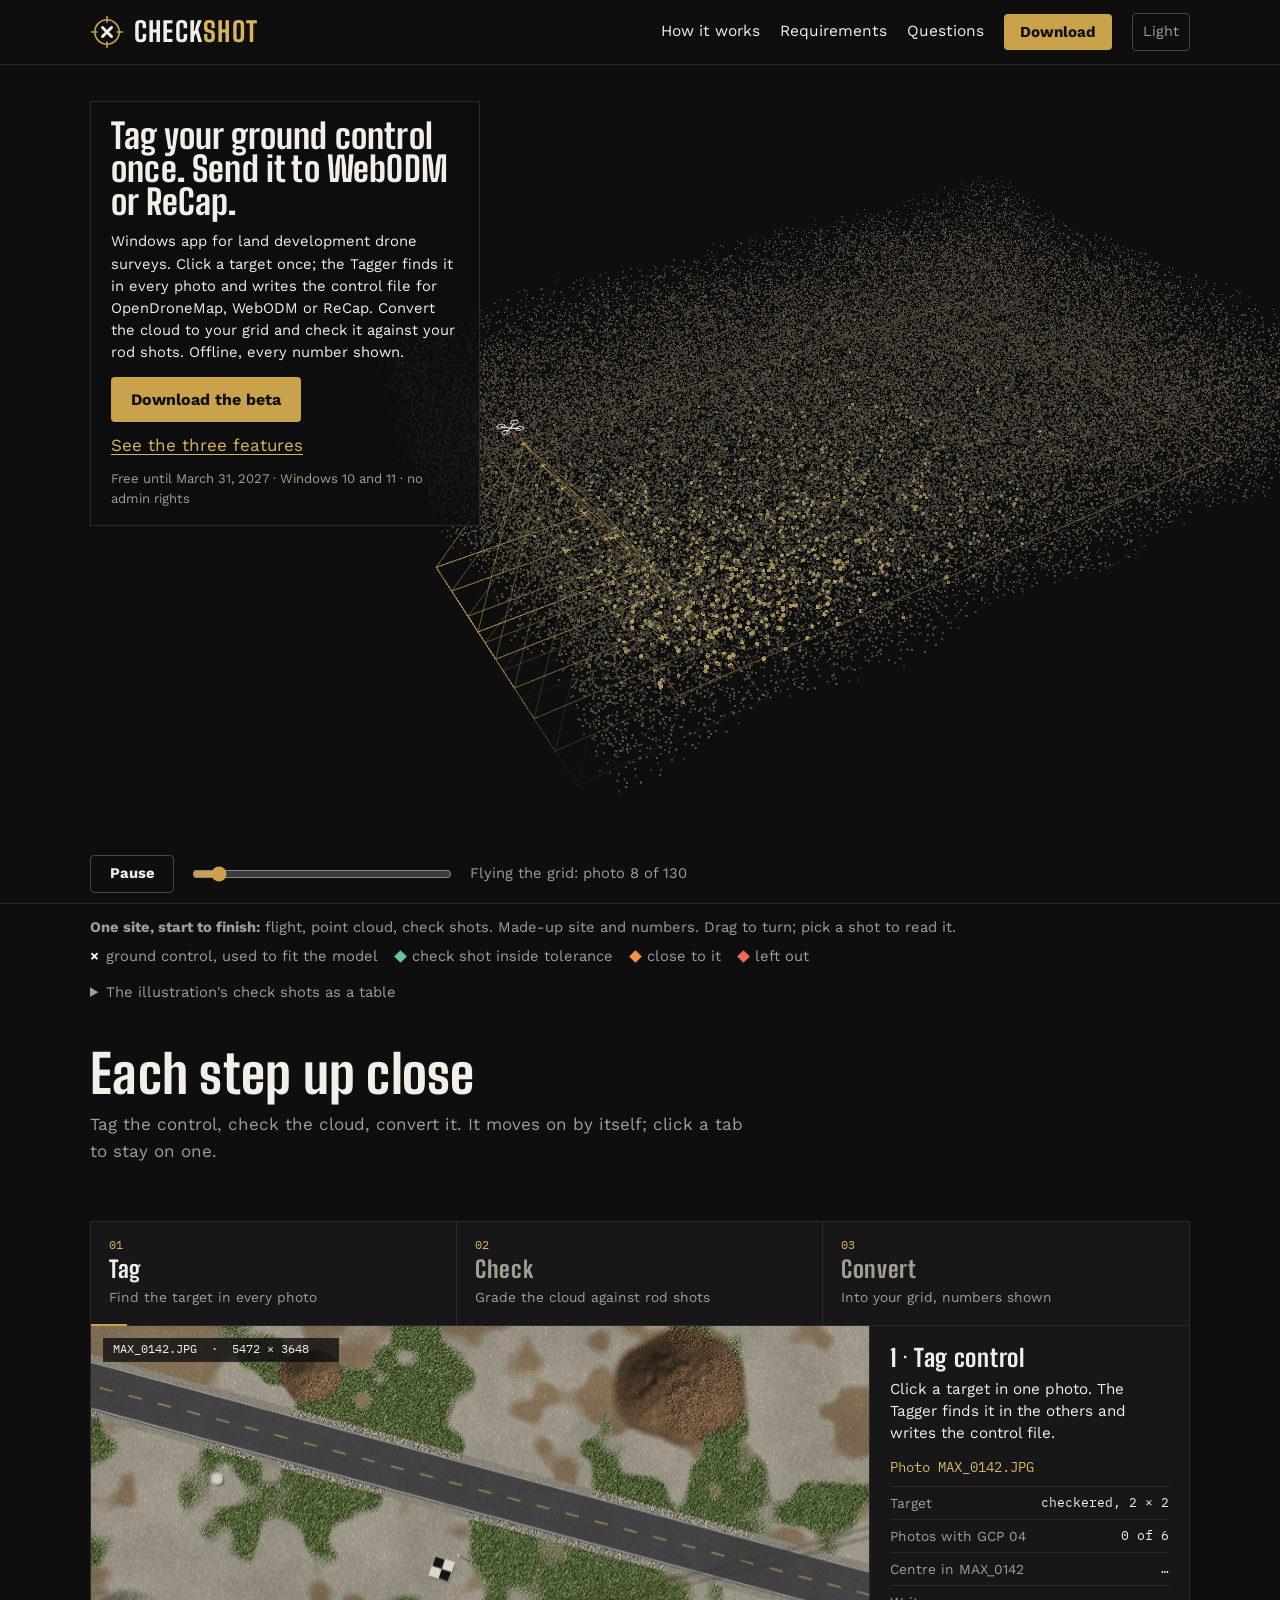
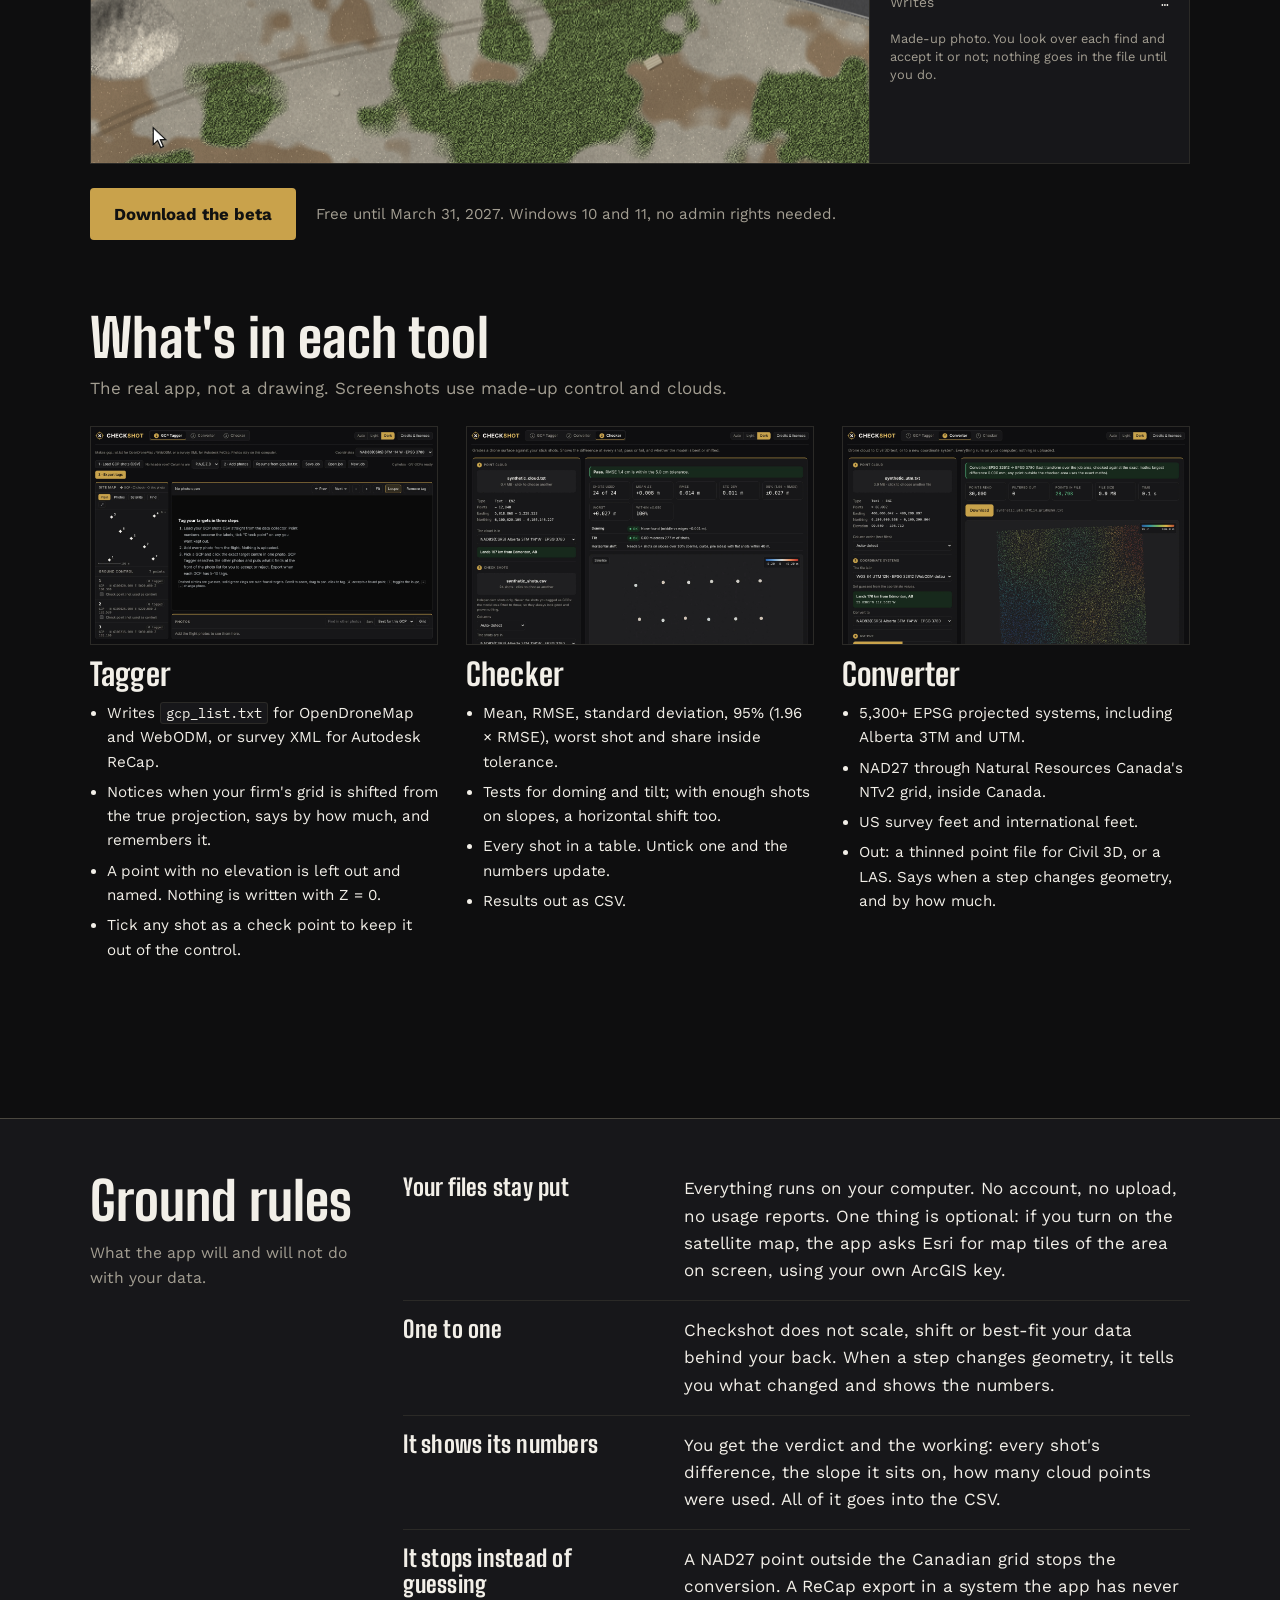
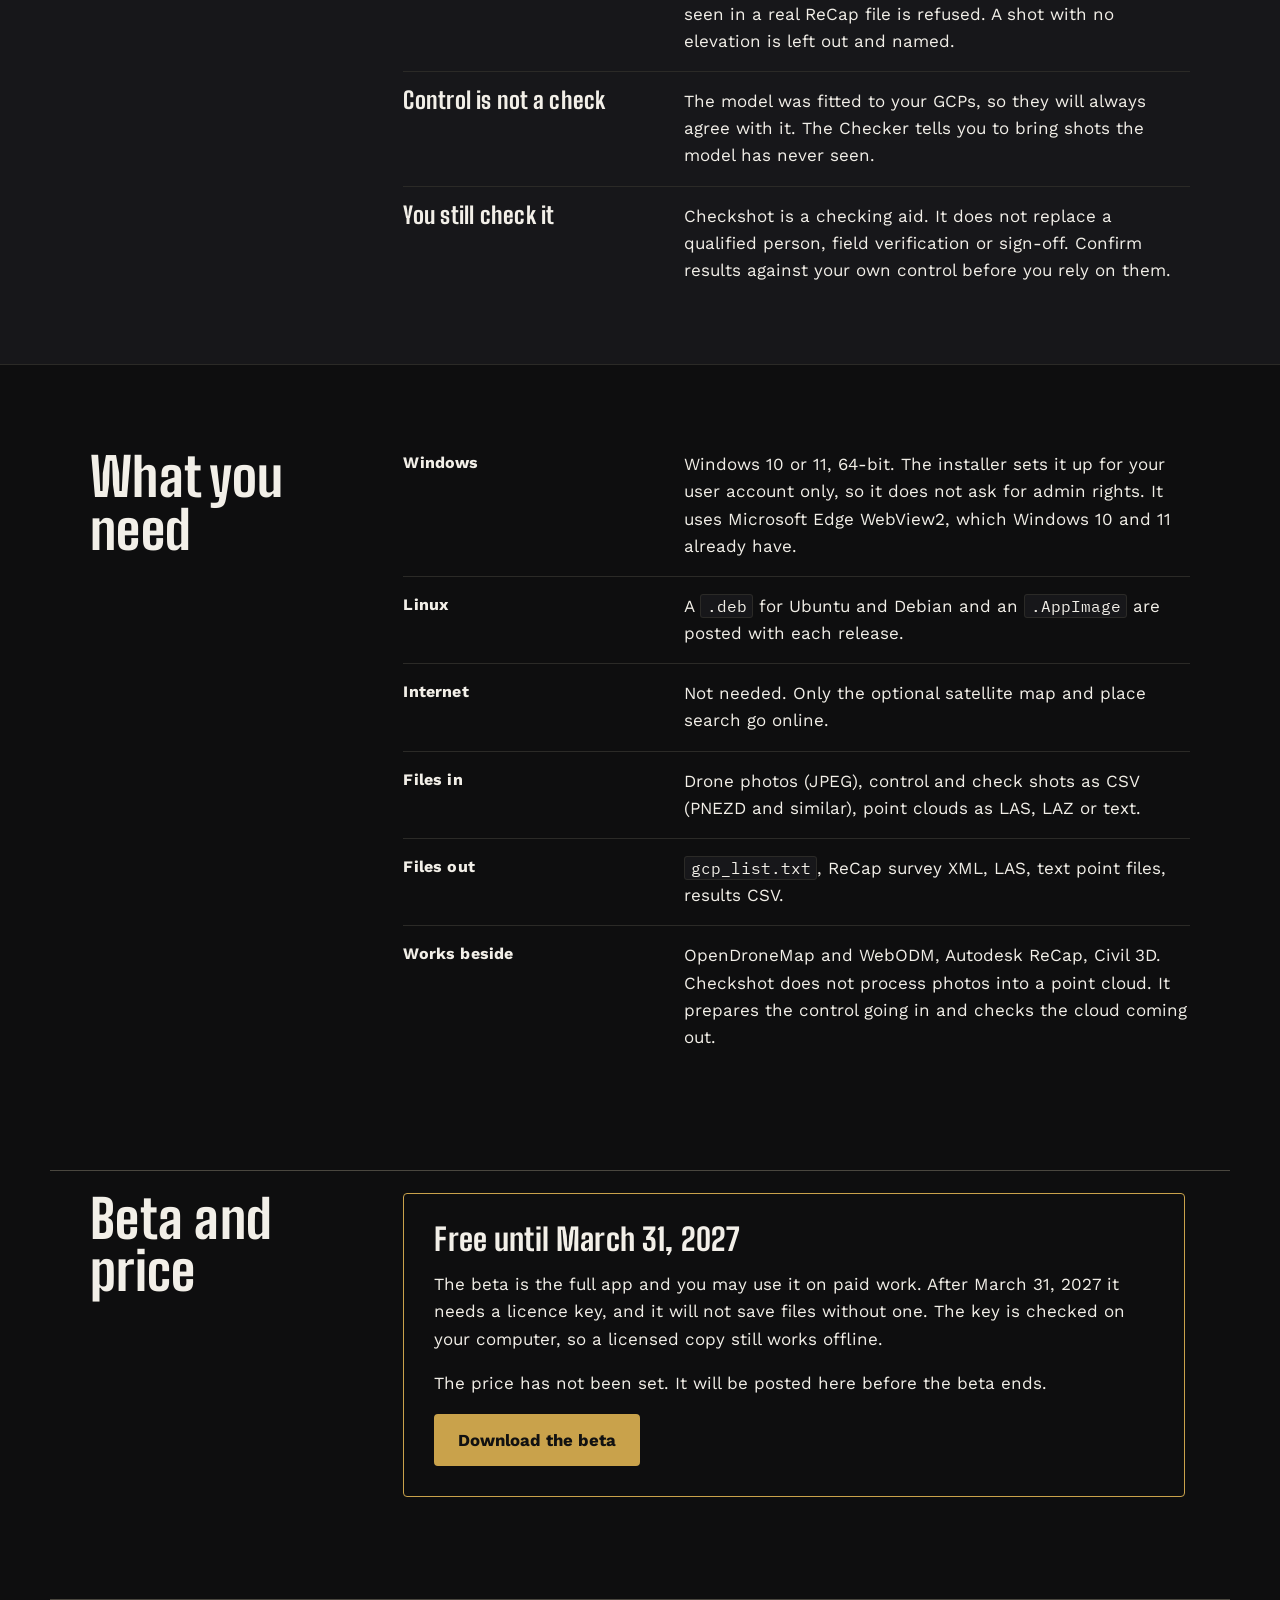
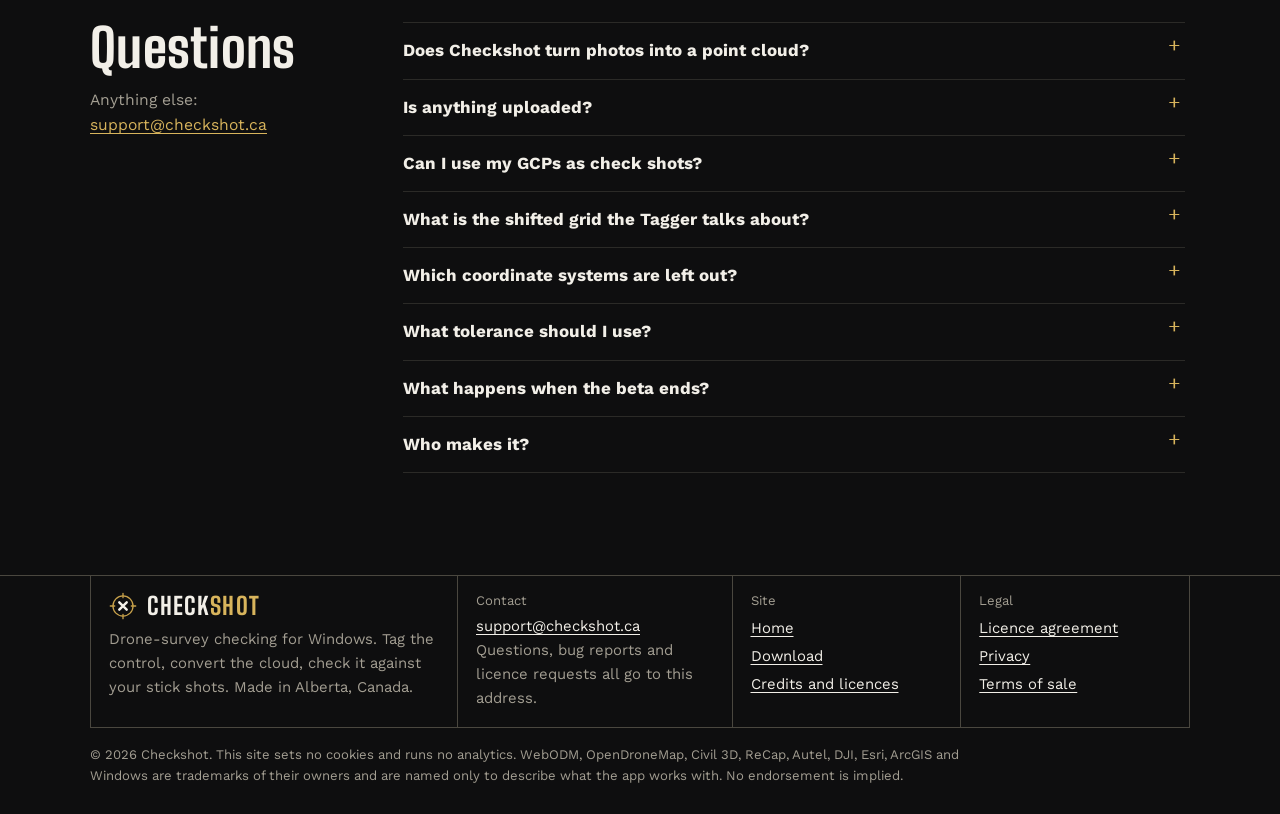
<file: index.html>
<!doctype html>
<html lang="en-CA" data-theme="dark">
<head>
<meta charset="utf-8">
<meta name="viewport" content="width=device-width, initial-scale=1">
<title>Checkshot: tag drone survey ground control for WebODM and ReCap</title>
<meta name="description" content="Windows app for drone surveys. Tag ground control in your photos for OpenDroneMap, WebODM or ReCap, convert point clouds between 5,300+ coordinate systems, and check the cloud against your stick shots. Runs offline. Free beta until March 31, 2027.">
<link rel="canonical" href="https://checkshot.ca/">
<meta property="og:type" content="website">
<meta property="og:site_name" content="Checkshot">
<meta property="og:title" content="Checkshot: tag drone survey ground control for WebODM and ReCap">
<meta property="og:description" content="Windows app for drone surveys. Tag ground control in your photos for OpenDroneMap, WebODM or ReCap, convert point clouds between 5,300+ coordinate systems, and check the cloud against your stick shots. Runs offline. Free beta until March 31, 2027.">
<meta property="og:url" content="https://checkshot.ca/">
<meta property="og:image" content="https://checkshot.ca/assets/img/og.png">
<meta property="og:image:width" content="1200">
<meta property="og:image:height" content="630">
<meta property="og:image:alt" content="Checkshot: a point cloud of a graded site with check shots marked on it.">
<meta name="twitter:card" content="summary_large_image">
<meta name="theme-color" content="#0E0E0F">
<link rel="icon" href="favicon.ico" sizes="32x32">
<link rel="icon" href="assets/img/favicon.svg" type="image/svg+xml">
<link rel="apple-touch-icon" href="assets/img/apple-touch-icon.png">
<link rel="manifest" href="site.webmanifest">
<link rel="preload" href="assets/fonts/big-shoulders-700.woff" as="font" type="font/woff" crossorigin>
<link rel="preload" href="assets/fonts/work-sans-400.woff" as="font" type="font/woff" crossorigin>
<link rel="stylesheet" href="assets/css/site.css">
<script>try{if(localStorage.getItem('cs-theme')==='light')document.documentElement.setAttribute('data-theme','light')}catch(e){}</script>
<script type="application/ld+json">{"@context":"https://schema.org","@type":"SoftwareApplication","name":"Checkshot","applicationCategory":"EngineeringApplication","operatingSystem":"Windows 10, Windows 11, Linux","url":"https://checkshot.ca/","description":"Desktop app for drone surveys: GCP Tagger for OpenDroneMap, WebODM and ReCap, point cloud Converter and stick-shot Checker. Runs offline."}</script>
<link rel="stylesheet" href="assets/css/reel.css">
</head>
<body>
<a class="skip" href="#main">Skip to the content</a>
<header class="top">
  <div class="wrap">
    <a class="brand" href="./" aria-label="Checkshot home"><svg viewBox="0 0 64 64" aria-hidden="true" focusable="false"><circle cx="32" cy="32" r="23" fill="none" stroke="var(--logo-ring)" stroke-width="3"/><path d="M32 3V13M32 51V61M3 32H13M51 32H61" stroke="var(--logo-ring)" stroke-width="3" stroke-linecap="round"/><path d="M23.5 23.5 40.5 40.5M40.5 23.5 23.5 40.5" stroke="var(--logo-x)" stroke-width="5.5" stroke-linecap="round"/></svg><span>CHECK<b>SHOT</b></span></a>
    <nav aria-label="Main">
      <a href="./#reel" class="opt">How it works</a>
      <a href="./#requirements" class="opt">Requirements</a>
      <a href="./#faq" class="opt">Questions</a>
      <a href="download/" class="btn small">Download</a>
      <button class="theme" type="button" id="theme-btn" aria-label="Switch to the light theme">Light</button>
    </nav>
  </div>
</header>
<main id="main">
<section class="hero" aria-labelledby="h-hero">
  <div class="survey" id="survey" data-shift="0.33" data-zoom="1.26">
    <div class="hero-over">
        <h1 id="h-hero">Tag your ground control once. Send it to WebODM or ReCap.</h1>
        <p>Windows app for land development drone surveys. Click a target once; the Tagger finds it in every photo and writes the control file for OpenDroneMap, WebODM or ReCap. Convert the cloud to your grid and check it against your rod shots. Offline, every number shown.</p>
        <div class="hero-cta"><a class="btn" href="download/">Download the beta</a><a href="#reel">See the three features</a></div>
        <p class="hero-note">Free until March 31, 2027 · Windows 10 and 11 · no admin rights</p>
      </div>
    <div class="sv-stage">
      <img class="sv-poster dark" src="assets/img/hero-poster-dark.webp" width="1600" height="760" alt="" fetchpriority="high">
      <img class="sv-poster light" src="assets/img/hero-poster-light.webp" width="1600" height="760" alt="" loading="lazy">
      <canvas tabindex="0" role="img" aria-label="Illustration with made-up data: a drone flies a grid over a graded site with roads, lots, a stormwater pond and a topsoil pile. The point cloud forms as photos are taken. Ground control targets and fifteen check shots then appear. Drag, or use the arrow keys, to turn the view."></canvas>
      <div class="sv-labels"></div>
      <button class="btn small sv-start" type="button">Play the illustration</button>
    </div>
    <div class="sv-readout" role="group" aria-label="Checker result for the illustration" aria-live="polite">
      <p class="sv-verdict"></p>
      <dl></dl>
      <button class="sv-back" type="button" hidden>Back to the summary</button>
    </div>
    <div class="wrap sv-bar">
      <button class="sv-play" type="button" aria-pressed="false"><span>Play</span></button>
      <input class="sv-scrub" type="range" min="0" max="17" step="0.01" value="17" aria-label="Move through the survey: flight, ground control, check shots">
      <p class="sv-status">Checked against 14 stick shots</p>
    </div>
  </div>
  <div class="wrap sv-caption">
    <p><strong>One site, start to finish:</strong> flight, point cloud, check shots. Made-up site and numbers. Drag to turn; pick a shot to read it.</p>
    <ul class="sv-key" aria-label="Key">
      <li class="x">ground control, used to fit the model</li>
      <li style="--k:var(--ok)">check shot inside tolerance</li>
      <li style="--k:var(--near)">close to it</li>
      <li style="--k:var(--bad)">left out</li>
    </ul>
  </div>
  <div class="wrap">
    <details class="sv-data">
      <summary>The illustration's check shots as a table</summary>
      <div class="scroll-x"><table class="nums">
        <caption class="vh">Made-up check shots used in the illustration</caption>
        <thead><tr><th scope="col">Shot</th><th scope="col">Code</th><th scope="col">Shot Z (m)</th><th scope="col">Cloud Z (m)</th><th scope="col">&Delta;z (m)</th><th scope="col">Used</th></tr></thead>
        <tbody id="sv-table-body"><tr><td colspan="6">Needs JavaScript.</td></tr></tbody>
      </table></div>
    </details>
  </div>
</section>


<section class="wrap" aria-labelledby="h-new" style="padding-top:40px">
  <h2 id="h-new">Each step up close</h2>
  <p style="color:var(--muted);max-width:60ch;margin-top:10px">Tag the control, check the cloud, convert it. It moves on by itself; click a tab to stay on one.</p>
  <div class="reel" id="reel">
    <div class="rl-tabs">
      <button class="rl-tab" type="button" aria-pressed="true"><span class="n">01</span>Tag<small>Find the target in every photo</small></button>
      <button class="rl-tab" type="button" aria-pressed="false"><span class="n">02</span>Check<small>Grade the cloud against rod shots</small></button>
      <button class="rl-tab" type="button" aria-pressed="false"><span class="n">03</span>Convert<small>Into your grid, numbers shown</small></button>
    </div>
    <div class="rl-body">
      <div class="rl-stage"><canvas role="img" aria-label=""></canvas></div>
      <div class="rl-hud" aria-live="off"><div class="rl-hud-body"><p class="rl-k">1 · Tag control</p><p class="rl-desc">Click a target in one photo. The Tagger finds it in the others and writes the control file.</p><p class="rl-k">2 · Check the cloud</p><p class="rl-desc">Grade the finished point cloud against the shots you took with the rod, before it goes to Civil 3D.</p><p class="rl-k">3 · Convert</p><p class="rl-desc">Move the cloud into your coordinate system. Checkshot says which transform it used and what it changed.</p></div></div>
    </div>
  </div>

  <div class="reel-cta"><a class="btn" href="download/">Download the beta</a><span>Free until March 31, 2027. Windows 10 and 11, no admin rights needed.</span></div>
</section>



<section class="wrap tools-sec" aria-labelledby="h-tools">
  <h2 id="h-tools">What's in each tool</h2>
  <p class="tools-lead">The real app, not a drawing. Screenshots use made-up control and clouds.</p>
  <div class="tools">
    <article class="tool">
      <div class="tool-shot"><img class="dark" src="assets/shots/tagger-dark.webp" width="2560" height="1600" loading="lazy" decoding="async" alt="The GCP Tagger with seven made-up control points loaded: a site map, the control list, and the three steps to tag a target."><img class="light" src="assets/shots/tagger-light.webp" width="2560" height="1600" loading="lazy" decoding="async" alt="The GCP Tagger with seven made-up control points loaded: a site map, the control list, and the three steps to tag a target."></div>
      <h3>Tagger</h3>
      <ul><li>Writes <code>gcp_list.txt</code> for OpenDroneMap and WebODM, or survey XML for Autodesk ReCap.</li><li>Notices when your firm's grid is shifted from the true projection, says by how much, and remembers it.</li><li>A point with no elevation is left out and named. Nothing is written with Z = 0.</li><li>Tick any shot as a check point to keep it out of the control.</li></ul>
    </article>
    <article class="tool">
      <div class="tool-shot"><img class="dark" src="assets/shots/checker-dark.webp" width="2560" height="1600" loading="lazy" decoding="async" alt="The Checker after grading a made-up cloud against 24 made-up shots: a Pass line, statistics tiles, doming and tilt tests, and a map of the shots."><img class="light" src="assets/shots/checker-light.webp" width="2560" height="1600" loading="lazy" decoding="async" alt="The Checker after grading a made-up cloud against 24 made-up shots: a Pass line, statistics tiles, doming and tilt tests, and a map of the shots."></div>
      <h3>Checker</h3>
      <ul><li>Mean, RMSE, standard deviation, 95% (1.96 &times; RMSE), worst shot and share inside tolerance.</li><li>Tests for doming and tilt; with enough shots on slopes, a horizontal shift too.</li><li>Every shot in a table. Untick one and the numbers update.</li><li>Results out as CSV.</li></ul>
    </article>
    <article class="tool">
      <div class="tool-shot"><img class="dark" src="assets/shots/converter-dark.webp" width="2560" height="1600" loading="lazy" decoding="async" alt="The Converter after converting a made-up UTM cloud to Alberta 3TM: the transform used, its largest difference from the exact maths, and a plot of the cloud."><img class="light" src="assets/shots/converter-light.webp" width="2560" height="1600" loading="lazy" decoding="async" alt="The Converter after converting a made-up UTM cloud to Alberta 3TM: the transform used, its largest difference from the exact maths, and a plot of the cloud."></div>
      <h3>Converter</h3>
      <ul><li>5,300+ EPSG projected systems, including Alberta 3TM and UTM.</li><li>NAD27 through Natural Resources Canada's NTv2 grid, inside Canada.</li><li>US survey feet and international feet.</li><li>Out: a thinned point file for Civil 3D, or a LAS. Says when a step changes geometry, and by how much.</li></ul>
    </article>
  </div>
</section>

<section class="band tinted" id="rules" aria-labelledby="h-rules">
  <div class="wrap">
    <div class="band-title">
      <h2 id="h-rules">Ground rules</h2>
      <p>What the app will and will not do with your data.</p>
    </div>
    <dl class="rows">
      <div><dt>Your files stay put</dt><dd>Everything runs on your computer. No account, no upload, no usage reports. One thing is optional: if you turn on the satellite map, the app asks Esri for map tiles of the area on screen, using your own ArcGIS key.</dd></div>
      <div><dt>One to one</dt><dd>Checkshot does not scale, shift or best-fit your data behind your back. When a step changes geometry, it tells you what changed and shows the numbers.</dd></div>
      <div><dt>It shows its numbers</dt><dd>You get the verdict and the working: every shot's difference, the slope it sits on, how many cloud points were used. All of it goes into the CSV.</dd></div>
      <div><dt>It stops instead of guessing</dt><dd>A NAD27 point outside the Canadian grid stops the conversion. A ReCap export in a system the app has never seen in a real ReCap file is refused. A shot with no elevation is left out and named.</dd></div>
      <div><dt>Control is not a check</dt><dd>The model was fitted to your GCPs, so they will always agree with it. The Checker tells you to bring shots the model has never seen.</dd></div>
      <div><dt>You still check it</dt><dd>Checkshot is a checking aid. It does not replace a qualified person, field verification or sign-off. Confirm results against your own control before you rely on them.</dd></div>
    </dl>
  </div>
</section>

<section class="band" id="requirements" aria-labelledby="h-req">
  <div class="wrap">
    <div class="band-title">
      <h2 id="h-req">What you need</h2>
    </div>
    <dl class="rows plain">
      <div><dt>Windows</dt><dd>Windows 10 or 11, 64-bit. The installer sets it up for your user account only, so it does not ask for admin rights. It uses Microsoft Edge WebView2, which Windows 10 and 11 already have.</dd></div>
      <div><dt>Linux</dt><dd>A <code>.deb</code> for Ubuntu and Debian and an <code>.AppImage</code> are posted with each release.</dd></div>
      <div><dt>Internet</dt><dd>Not needed. Only the optional satellite map and place search go online.</dd></div>
      <div><dt>Files in</dt><dd>Drone photos (JPEG), control and check shots as CSV (PNEZD and similar), point clouds as LAS, LAZ or text.</dd></div>
      <div><dt>Files out</dt><dd><code>gcp_list.txt</code>, ReCap survey XML, LAS, text point files, results CSV.</dd></div>
      <div><dt>Works beside</dt><dd>OpenDroneMap and WebODM, Autodesk ReCap, Civil 3D. Checkshot does not process photos into a point cloud. It prepares the control going in and checks the cloud coming out.</dd></div>
    </dl>
  </div>
</section>

<section class="band" id="beta" aria-labelledby="h-beta">
  <div class="wrap">
    <div class="band-title">
      <h2 id="h-beta">Beta and price</h2>
    </div>
    <div class="beta">
      <h3>Free until March 31, 2027</h3>
      <p>The beta is the full app and you may use it on paid work. After March 31, 2027 it needs a licence key, and it will not save files without one. The key is checked on your computer, so a licensed copy still works offline.</p>
      <p>The price has not been set. It will be posted here before the beta ends.</p>
      <p><a class="btn" href="download/">Download the beta</a></p>
    </div>
  </div>
</section>

<section class="band" id="faq" aria-labelledby="h-faq">
  <div class="wrap">
    <div class="band-title">
      <h2 id="h-faq">Questions</h2>
      <p>Anything else: <a href="mailto:support@checkshot.ca">support@checkshot.ca</a></p>
    </div>
    <div class="faq">
      <details><summary>Does Checkshot turn photos into a point cloud?</summary><div><p>No. That is the job of WebODM, ReCap or whatever you process with. The Tagger prepares the control those programs need. The Converter and the Checker work on the cloud they produce.</p></div></details>
      <details><summary>Is anything uploaded?</summary><div><p>No. Photos, clouds and shots are read and processed on your computer, and the app does not report usage or crashes. If you turn on the satellite map or use place search, the app sends Esri the map area or the search text, with your own ArcGIS key. Leave them off and the app never goes online.</p></div></details>
      <details><summary>Can I use my GCPs as check shots?</summary><div><p>You can load them, but the result means nothing. The model was fitted to those points. Shoot separate check shots and keep them out of the control. In the Tagger you can tick a shot as a check point so it is not exported as control.</p></div></details>
      <details><summary>What is the shifted grid the Tagger talks about?</summary><div><p>Some firms carry a grid that sits a fixed distance off the true projection. If your control and your photo positions disagree by a steady offset, the Tagger says so, shows the offset and remembers it for the next job.</p></div></details>
      <details><summary>Which coordinate systems are left out?</summary><div><p>Systems that need grid files the app does not carry (OSGB36 and US NAD27, for example), latitude and longitude systems, and projections its maths library cannot do. They are left out on purpose so that nothing converts wrongly.</p></div></details>
      <details><summary>What tolerance should I use?</summary><div><p>That is your call and your client's. The Checker suggests 0.05 m for hard surfaces and 0.10 m for open ground as a starting point, and reports the numbers whatever you choose.</p></div></details>
      <details><summary>What happens when the beta ends?</summary><div><p>On April 1, 2027 the app asks for a licence key. You paste the key once and it is checked offline. The price will be posted on this site before then.</p></div></details>
      <details><summary>Who makes it?</summary><div><p>A civil engineer in Alberta who flies drone surveys for land development work and wanted to know how good each one was before building a surface from it. Write to <a href="mailto:support@checkshot.ca">support@checkshot.ca</a>.</p></div></details>
    </div>
  </div>
</section>

</main>
<footer class="foot">
  <div class="wrap">
    <div class="tblock">
      <div>
        <a class="brand" href="./" aria-label="Checkshot home"><svg viewBox="0 0 64 64" aria-hidden="true" focusable="false"><circle cx="32" cy="32" r="23" fill="none" stroke="var(--logo-ring)" stroke-width="3"/><path d="M32 3V13M32 51V61M3 32H13M51 32H61" stroke="var(--logo-ring)" stroke-width="3" stroke-linecap="round"/><path d="M23.5 23.5 40.5 40.5M40.5 23.5 23.5 40.5" stroke="var(--logo-x)" stroke-width="5.5" stroke-linecap="round"/></svg><span>CHECK<b>SHOT</b></span></a>
        <p>Drone-survey checking for Windows. Tag the control, convert the cloud, check it against your stick shots. Made in Alberta, Canada.</p>
      </div>
      <div>
        <h2>Contact</h2>
        <p><a href="mailto:support@checkshot.ca">support@checkshot.ca</a></p>
        <p>Questions, bug reports and licence requests all go to this address.</p>
      </div>
      <div>
        <h2>Site</h2>
        <ul>
          <li><a href="./">Home</a></li>
          <li><a href="download/">Download</a></li>
          <li><a href="credits.html">Credits and licences</a></li>
        </ul>
      </div>
      <div>
        <h2>Legal</h2>
        <ul>
          <li><a href="legal/eula.html">Licence agreement</a></li>
          <li><a href="legal/privacy.html">Privacy</a></li>
          <li><a href="legal/terms.html">Terms of sale</a></li>
        </ul>
      </div>
    </div>
    <p class="fine">&copy; 2026 Checkshot. This site sets no cookies and runs no analytics. WebODM, OpenDroneMap, Civil 3D, ReCap, Autel, DJI, Esri, ArcGIS and Windows are trademarks of their owners and are named only to describe what the app works with. No endorsement is implied.</p>
  </div>
</footer>
<script src="assets/js/site.js"></script>
<script src="assets/js/hero.js"></script>
<script src="assets/js/reel.js"></script>
</body>
</html>
</file>
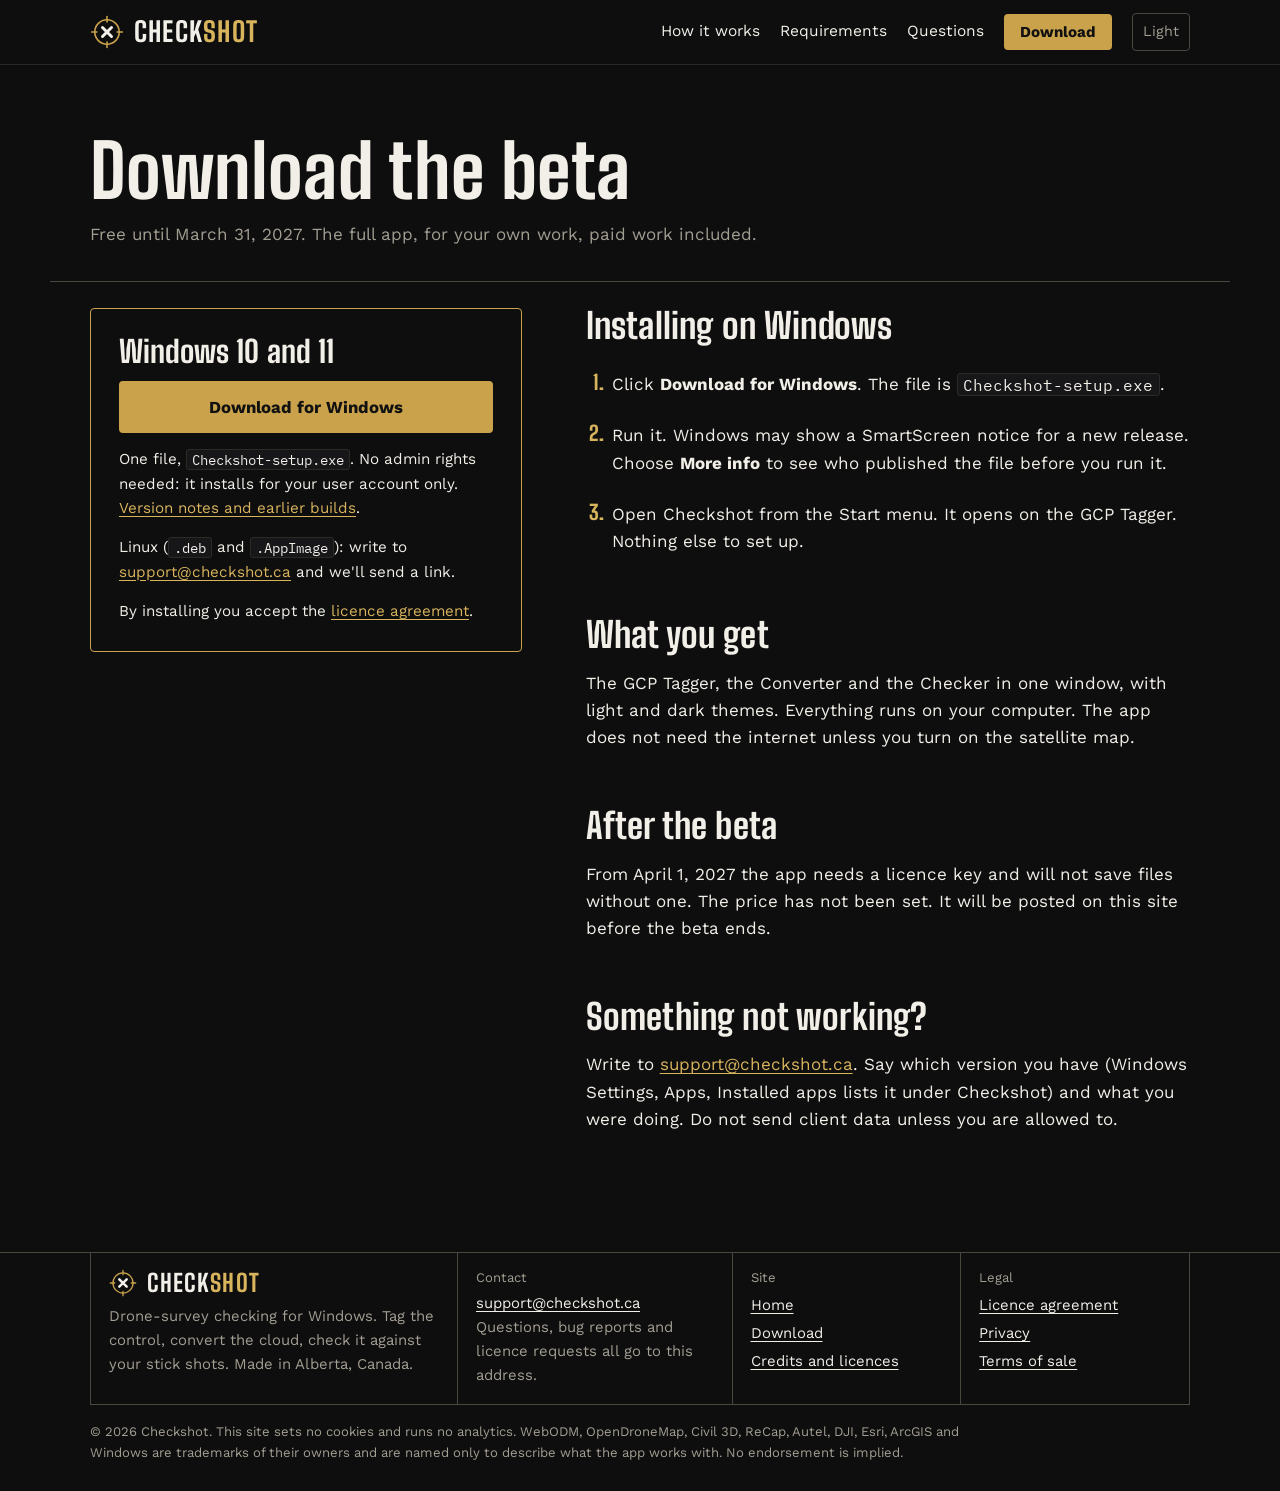
<file: download/index.html>
<!doctype html>
<html lang="en-CA" data-theme="dark">
<head>
<meta charset="utf-8">
<meta name="viewport" content="width=device-width, initial-scale=1">
<title>Download the Checkshot beta for Windows</title>
<meta name="description" content="Get the Checkshot beta installer for Windows 10 and 11. No admin rights needed. Free until March 31, 2027. Linux builds on the same release page.">
<link rel="canonical" href="https://checkshot.ca/download/">
<meta property="og:type" content="website">
<meta property="og:site_name" content="Checkshot">
<meta property="og:title" content="Download the Checkshot beta for Windows">
<meta property="og:description" content="Get the Checkshot beta installer for Windows 10 and 11. No admin rights needed. Free until March 31, 2027. Linux builds on the same release page.">
<meta property="og:url" content="https://checkshot.ca/download/">
<meta property="og:image" content="https://checkshot.ca/assets/img/og.png">
<meta property="og:image:width" content="1200">
<meta property="og:image:height" content="630">
<meta property="og:image:alt" content="Checkshot: a point cloud of a graded site with check shots marked on it.">
<meta name="twitter:card" content="summary_large_image">
<meta name="theme-color" content="#0E0E0F">
<link rel="icon" href="../favicon.ico" sizes="32x32">
<link rel="icon" href="../assets/img/favicon.svg" type="image/svg+xml">
<link rel="apple-touch-icon" href="../assets/img/apple-touch-icon.png">
<link rel="manifest" href="../site.webmanifest">
<link rel="preload" href="../assets/fonts/big-shoulders-700.woff" as="font" type="font/woff" crossorigin>
<link rel="preload" href="../assets/fonts/work-sans-400.woff" as="font" type="font/woff" crossorigin>
<link rel="stylesheet" href="../assets/css/site.css">
<script>try{if(localStorage.getItem('cs-theme')==='light')document.documentElement.setAttribute('data-theme','light')}catch(e){}</script>
</head>
<body>
<a class="skip" href="#main">Skip to the content</a>
<header class="top">
  <div class="wrap">
    <a class="brand" href=".././" aria-label="Checkshot home"><svg viewBox="0 0 64 64" aria-hidden="true" focusable="false"><circle cx="32" cy="32" r="23" fill="none" stroke="var(--logo-ring)" stroke-width="3"/><path d="M32 3V13M32 51V61M3 32H13M51 32H61" stroke="var(--logo-ring)" stroke-width="3" stroke-linecap="round"/><path d="M23.5 23.5 40.5 40.5M40.5 23.5 23.5 40.5" stroke="var(--logo-x)" stroke-width="5.5" stroke-linecap="round"/></svg><span>CHECK<b>SHOT</b></span></a>
    <nav aria-label="Main">
      <a href=".././#reel" class="opt">How it works</a>
      <a href=".././#requirements" class="opt">Requirements</a>
      <a href=".././#faq" class="opt">Questions</a>
      <a href="../download/" aria-current="page" class="btn small">Download</a>
      <button class="theme" type="button" id="theme-btn" aria-label="Switch to the light theme">Light</button>
    </nav>
  </div>
</header>
<main id="main">
<div class="page-head"><div class="wrap">
  <h1>Download the beta</h1>
  <p>Free until March 31, 2027. The full app, for your own work, paid work included.</p>
</div></div>
<div class="page-body"><div class="wrap dl-grid">
  <div class="dl-box">
    <h2>Windows 10 and 11</h2>
    <a class="btn" href="https://github.com/ibrahim1249-sys/checkshot-site/releases/latest/download/Checkshot-setup.exe" download>Download for Windows</a>
    <p>One file, <code>Checkshot-setup.exe</code>. No admin rights needed: it installs for your user account only. <a href="https://github.com/ibrahim1249-sys/checkshot-site/releases/latest">Version notes and earlier builds</a>.</p>
    <p>Linux (<code>.deb</code> and <code>.AppImage</code>): write to <a href="mailto:support@checkshot.ca">support@checkshot.ca</a> and we'll send a link.</p>
    <p>By installing you accept the <a href="../legal/eula.html">licence agreement</a>.</p>
  </div>
  <div class="prose">
    <h2 style="margin-top:0">Installing on Windows</h2>
    <ol class="steps">
      <li>Click <strong>Download for Windows</strong>. The file is <code>Checkshot-setup.exe</code>.</li>
      <li>Run it. Windows may show a SmartScreen notice for a new release. Choose <strong>More info</strong> to see who published the file before you run it.</li>
      <li>Open Checkshot from the Start menu. It opens on the GCP Tagger. Nothing else to set up.</li>
    </ol>
    <h2>What you get</h2>
    <p>The GCP Tagger, the Converter and the Checker in one window, with light and dark themes. Everything runs on your computer. The app does not need the internet unless you turn on the satellite map.</p>
    <h2>After the beta</h2>
    <p>From April 1, 2027 the app needs a licence key and will not save files without one. The price has not been set. It will be posted on this site before the beta ends.</p>
    <h2>Something not working?</h2>
    <p>Write to <a href="mailto:support@checkshot.ca">support@checkshot.ca</a>. Say which version you have (Windows Settings, Apps, Installed apps lists it under Checkshot) and what you were doing. Do not send client data unless you are allowed to.</p>
  </div>
</div></div>

</main>
<footer class="foot">
  <div class="wrap">
    <div class="tblock">
      <div>
        <a class="brand" href=".././" aria-label="Checkshot home"><svg viewBox="0 0 64 64" aria-hidden="true" focusable="false"><circle cx="32" cy="32" r="23" fill="none" stroke="var(--logo-ring)" stroke-width="3"/><path d="M32 3V13M32 51V61M3 32H13M51 32H61" stroke="var(--logo-ring)" stroke-width="3" stroke-linecap="round"/><path d="M23.5 23.5 40.5 40.5M40.5 23.5 23.5 40.5" stroke="var(--logo-x)" stroke-width="5.5" stroke-linecap="round"/></svg><span>CHECK<b>SHOT</b></span></a>
        <p>Drone-survey checking for Windows. Tag the control, convert the cloud, check it against your stick shots. Made in Alberta, Canada.</p>
      </div>
      <div>
        <h2>Contact</h2>
        <p><a href="mailto:support@checkshot.ca">support@checkshot.ca</a></p>
        <p>Questions, bug reports and licence requests all go to this address.</p>
      </div>
      <div>
        <h2>Site</h2>
        <ul>
          <li><a href=".././">Home</a></li>
          <li><a href="../download/">Download</a></li>
          <li><a href="../credits.html">Credits and licences</a></li>
        </ul>
      </div>
      <div>
        <h2>Legal</h2>
        <ul>
          <li><a href="../legal/eula.html">Licence agreement</a></li>
          <li><a href="../legal/privacy.html">Privacy</a></li>
          <li><a href="../legal/terms.html">Terms of sale</a></li>
        </ul>
      </div>
    </div>
    <p class="fine">&copy; 2026 Checkshot. This site sets no cookies and runs no analytics. WebODM, OpenDroneMap, Civil 3D, ReCap, Autel, DJI, Esri, ArcGIS and Windows are trademarks of their owners and are named only to describe what the app works with. No endorsement is implied.</p>
  </div>
</footer>
<script src="../assets/js/site.js"></script>
</body>
</html>
</file>
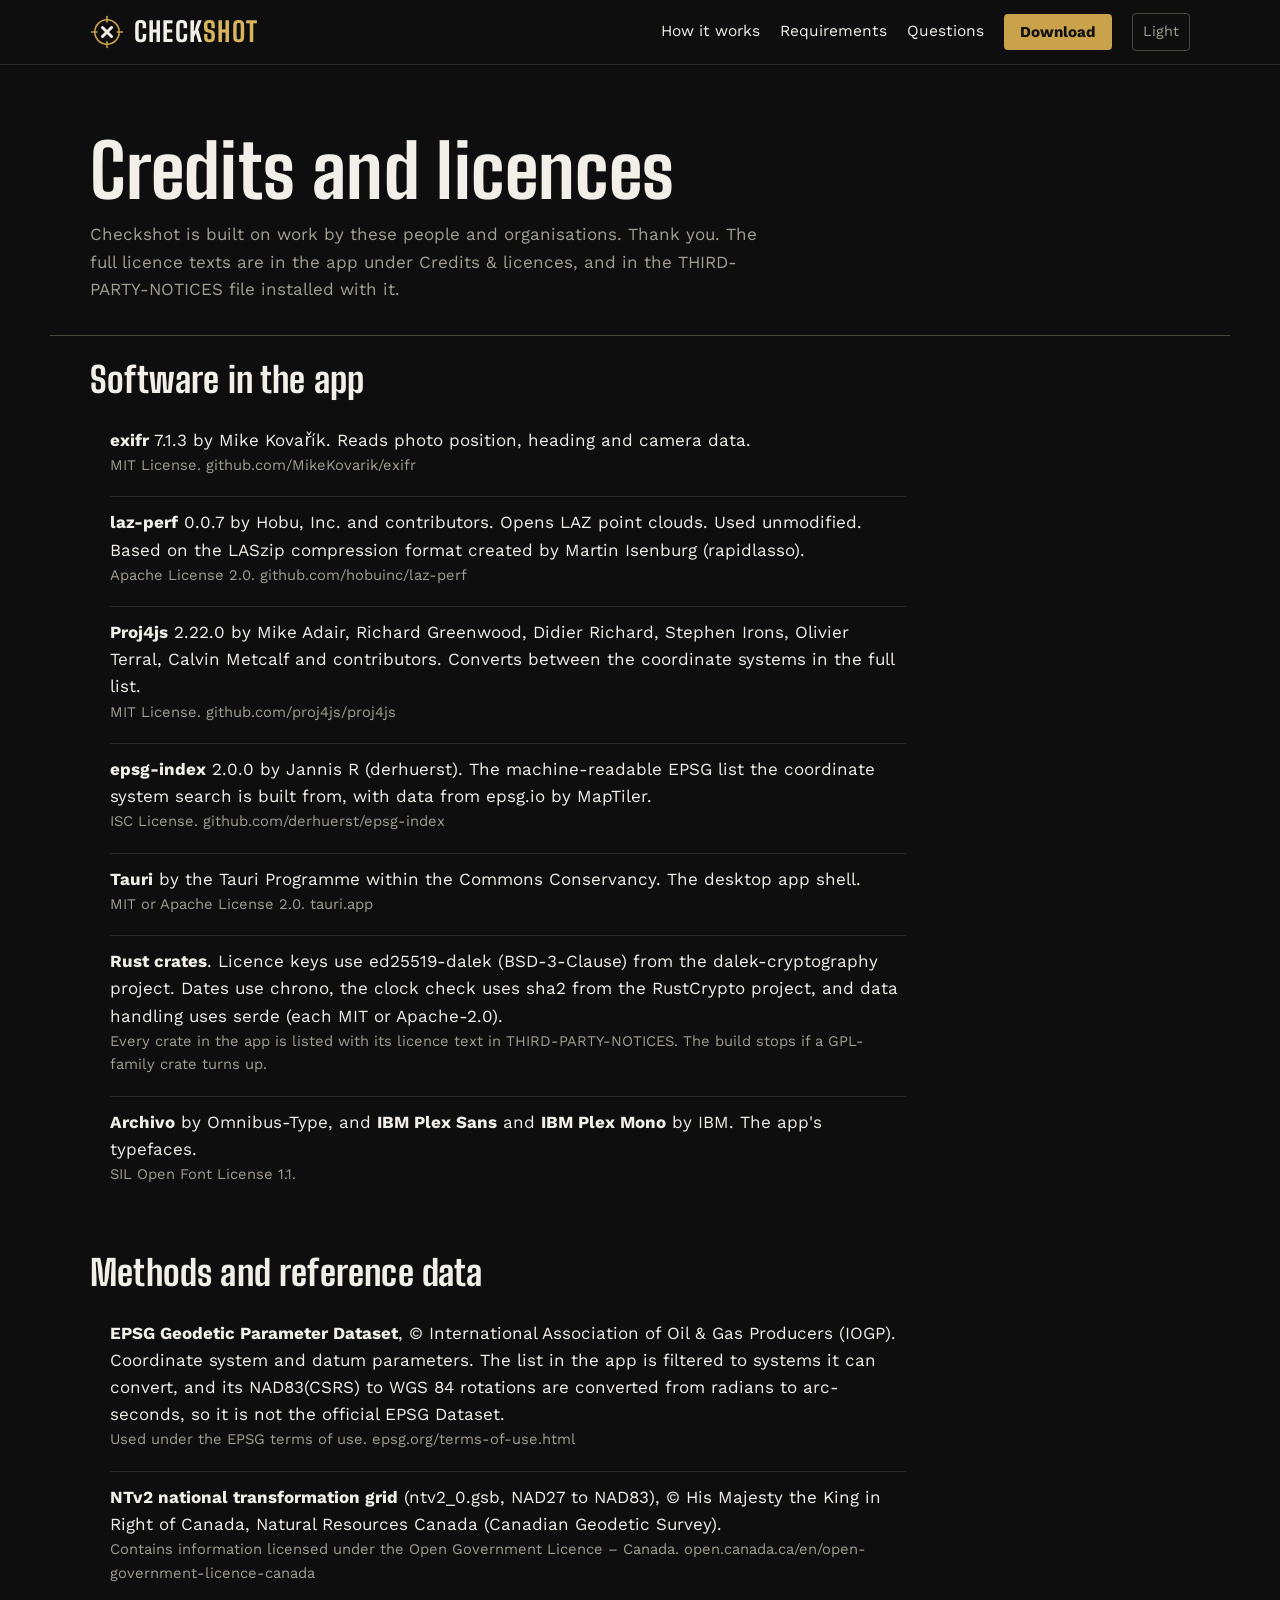
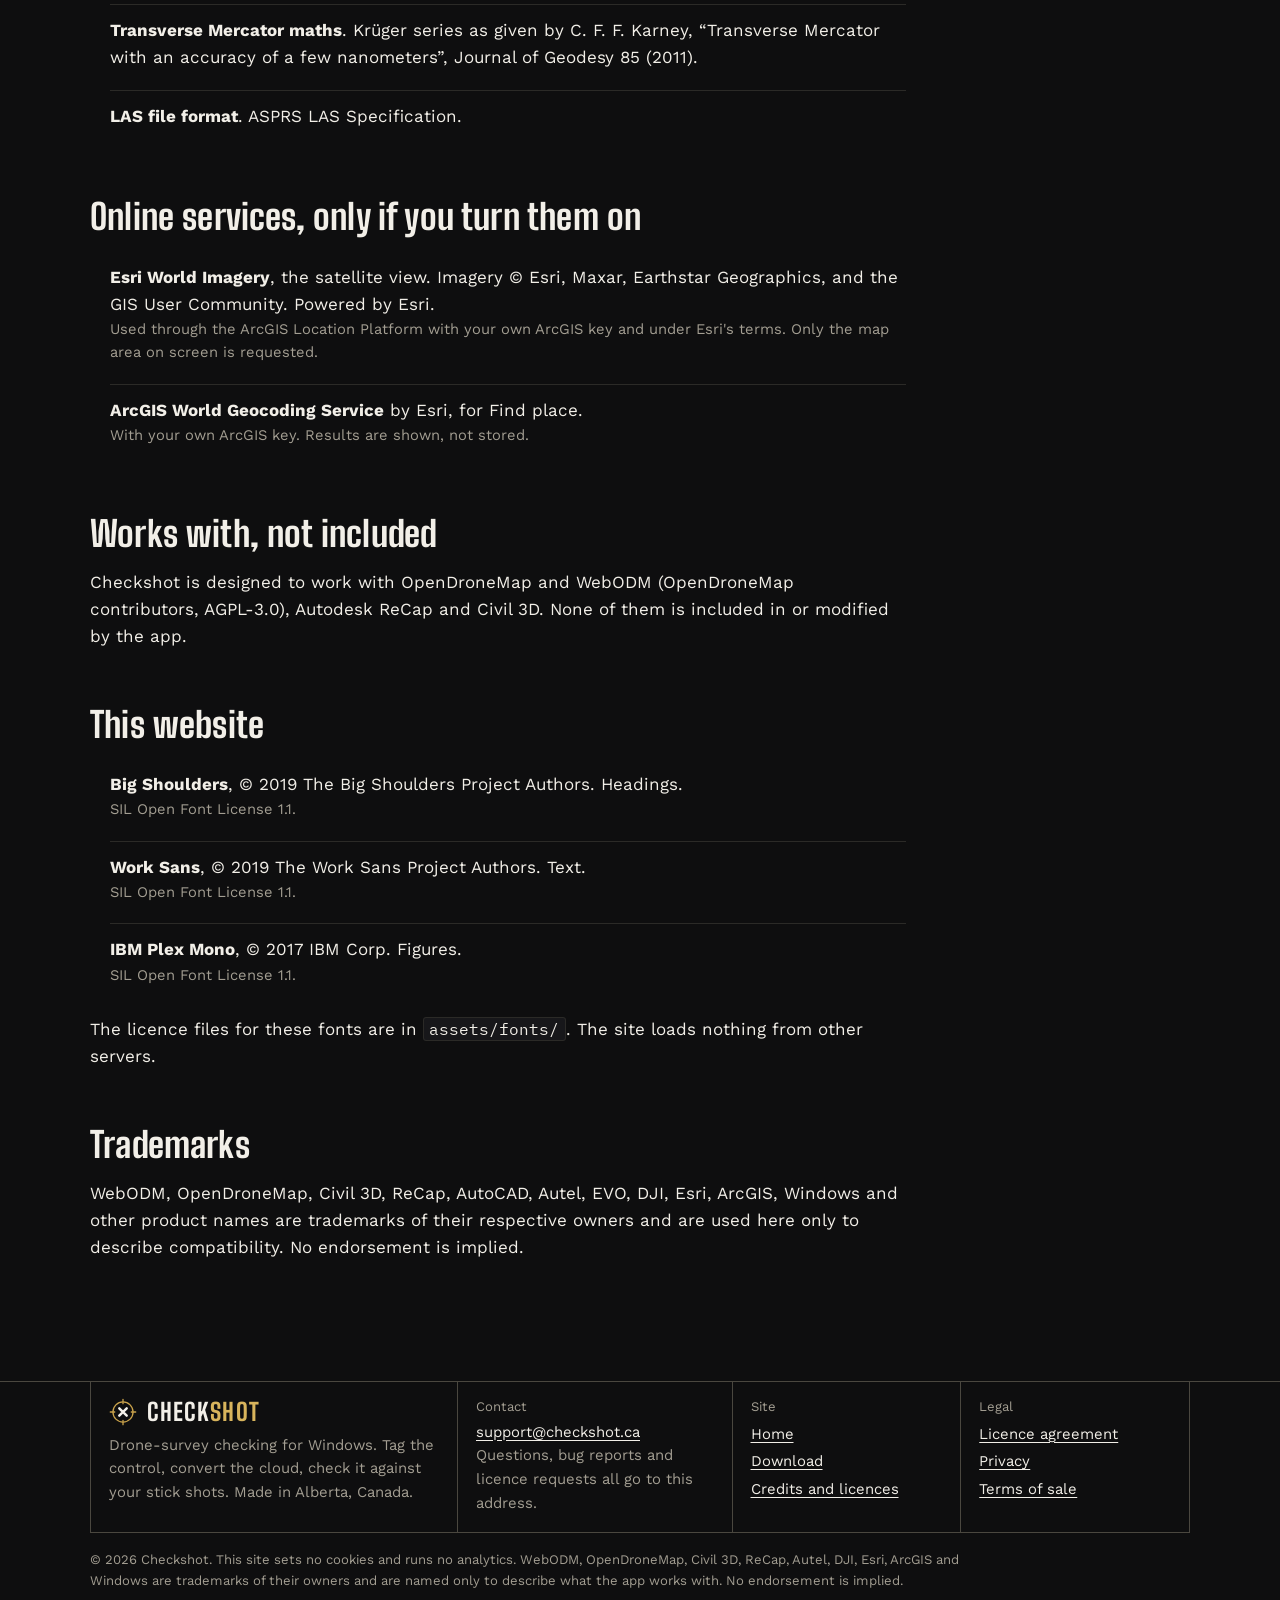
<file: credits.html>
<!doctype html>
<html lang="en-CA" data-theme="dark">
<head>
<meta charset="utf-8">
<meta name="viewport" content="width=device-width, initial-scale=1">
<title>Credits and licences | Checkshot</title>
<meta name="description" content="The open-source software, reference data and services Checkshot is built on, with their licences: exifr, laz-perf, Proj4js, epsg-index, the EPSG dataset, the NRCan NTv2 grid, Tauri and Esri imagery.">
<link rel="canonical" href="https://checkshot.ca/credits.html">
<meta property="og:type" content="website">
<meta property="og:site_name" content="Checkshot">
<meta property="og:title" content="Credits and licences | Checkshot">
<meta property="og:description" content="The open-source software, reference data and services Checkshot is built on, with their licences: exifr, laz-perf, Proj4js, epsg-index, the EPSG dataset, the NRCan NTv2 grid, Tauri and Esri imagery.">
<meta property="og:url" content="https://checkshot.ca/credits.html">
<meta property="og:image" content="https://checkshot.ca/assets/img/og.png">
<meta property="og:image:width" content="1200">
<meta property="og:image:height" content="630">
<meta property="og:image:alt" content="Checkshot: a point cloud of a graded site with check shots marked on it.">
<meta name="twitter:card" content="summary_large_image">
<meta name="theme-color" content="#0E0E0F">
<link rel="icon" href="favicon.ico" sizes="32x32">
<link rel="icon" href="assets/img/favicon.svg" type="image/svg+xml">
<link rel="apple-touch-icon" href="assets/img/apple-touch-icon.png">
<link rel="manifest" href="site.webmanifest">
<link rel="preload" href="assets/fonts/big-shoulders-700.woff" as="font" type="font/woff" crossorigin>
<link rel="preload" href="assets/fonts/work-sans-400.woff" as="font" type="font/woff" crossorigin>
<link rel="stylesheet" href="assets/css/site.css">
<script>try{if(localStorage.getItem('cs-theme')==='light')document.documentElement.setAttribute('data-theme','light')}catch(e){}</script>
</head>
<body>
<a class="skip" href="#main">Skip to the content</a>
<header class="top">
  <div class="wrap">
    <a class="brand" href="./" aria-label="Checkshot home"><svg viewBox="0 0 64 64" aria-hidden="true" focusable="false"><circle cx="32" cy="32" r="23" fill="none" stroke="var(--logo-ring)" stroke-width="3"/><path d="M32 3V13M32 51V61M3 32H13M51 32H61" stroke="var(--logo-ring)" stroke-width="3" stroke-linecap="round"/><path d="M23.5 23.5 40.5 40.5M40.5 23.5 23.5 40.5" stroke="var(--logo-x)" stroke-width="5.5" stroke-linecap="round"/></svg><span>CHECK<b>SHOT</b></span></a>
    <nav aria-label="Main">
      <a href="./#reel" class="opt">How it works</a>
      <a href="./#requirements" class="opt">Requirements</a>
      <a href="./#faq" class="opt">Questions</a>
      <a href="download/" class="btn small">Download</a>
      <button class="theme" type="button" id="theme-btn" aria-label="Switch to the light theme">Light</button>
    </nav>
  </div>
</header>
<main id="main">
<div class="page-head"><div class="wrap">
  <h1>Credits and licences</h1>
  <p>Checkshot is built on work by these people and organisations. Thank you. The full licence texts are in the app under Credits &amp; licences, and in the THIRD-PARTY-NOTICES file installed with it.</p>
</div></div>
<div class="page-body"><div class="wrap"><div class="prose" style="max-width:48em">
  <h2 style="margin-top:0">Software in the app</h2>
  <ul class="credit-list">
    <li><strong>exifr</strong> 7.1.3 by Mike Kova&#345;&iacute;k. Reads photo position, heading and camera data. <span class="lic">MIT License. github.com/MikeKovarik/exifr</span></li>
    <li><strong>laz-perf</strong> 0.0.7 by Hobu, Inc. and contributors. Opens LAZ point clouds. Used unmodified. Based on the LASzip compression format created by Martin Isenburg (rapidlasso). <span class="lic">Apache License 2.0. github.com/hobuinc/laz-perf</span></li>
    <li><strong>Proj4js</strong> 2.22.0 by Mike Adair, Richard Greenwood, Didier Richard, Stephen Irons, Olivier Terral, Calvin Metcalf and contributors. Converts between the coordinate systems in the full list. <span class="lic">MIT License. github.com/proj4js/proj4js</span></li>
    <li><strong>epsg-index</strong> 2.0.0 by Jannis R (derhuerst). The machine-readable EPSG list the coordinate system search is built from, with data from epsg.io by MapTiler. <span class="lic">ISC License. github.com/derhuerst/epsg-index</span></li>
    <li><strong>Tauri</strong> by the Tauri Programme within the Commons Conservancy. The desktop app shell. <span class="lic">MIT or Apache License 2.0. tauri.app</span></li>
    <li><strong>Rust crates</strong>. Licence keys use ed25519-dalek (BSD-3-Clause) from the dalek-cryptography project. Dates use chrono, the clock check uses sha2 from the RustCrypto project, and data handling uses serde (each MIT or Apache-2.0). <span class="lic">Every crate in the app is listed with its licence text in THIRD-PARTY-NOTICES. The build stops if a GPL-family crate turns up.</span></li>
    <li><strong>Archivo</strong> by Omnibus-Type, and <strong>IBM Plex Sans</strong> and <strong>IBM Plex Mono</strong> by IBM. The app's typefaces. <span class="lic">SIL Open Font License 1.1.</span></li>
  </ul>
  <h2>Methods and reference data</h2>
  <ul class="credit-list">
    <li><strong>EPSG Geodetic Parameter Dataset</strong>, &copy; International Association of Oil &amp; Gas Producers (IOGP). Coordinate system and datum parameters. The list in the app is filtered to systems it can convert, and its NAD83(CSRS) to WGS 84 rotations are converted from radians to arc-seconds, so it is not the official EPSG Dataset. <span class="lic">Used under the EPSG terms of use. epsg.org/terms-of-use.html</span></li>
    <li><strong>NTv2 national transformation grid</strong> (ntv2_0.gsb, NAD27 to NAD83), &copy; His Majesty the King in Right of Canada, Natural Resources Canada (Canadian Geodetic Survey). <span class="lic">Contains information licensed under the Open Government Licence &ndash; Canada. open.canada.ca/en/open-government-licence-canada</span></li>
    <li><strong>Transverse Mercator maths</strong>. Kr&uuml;ger series as given by C. F. F. Karney, &ldquo;Transverse Mercator with an accuracy of a few nanometers&rdquo;, Journal of Geodesy 85 (2011).</li>
    <li><strong>LAS file format</strong>. ASPRS LAS Specification.</li>
  </ul>
  <h2>Online services, only if you turn them on</h2>
  <ul class="credit-list">
    <li><strong>Esri World Imagery</strong>, the satellite view. Imagery &copy; Esri, Maxar, Earthstar Geographics, and the GIS User Community. Powered by Esri. <span class="lic">Used through the ArcGIS Location Platform with your own ArcGIS key and under Esri's terms. Only the map area on screen is requested.</span></li>
    <li><strong>ArcGIS World Geocoding Service</strong> by Esri, for Find place. <span class="lic">With your own ArcGIS key. Results are shown, not stored.</span></li>
  </ul>
  <h2>Works with, not included</h2>
  <p>Checkshot is designed to work with OpenDroneMap and WebODM (OpenDroneMap contributors, AGPL-3.0), Autodesk ReCap and Civil 3D. None of them is included in or modified by the app.</p>
  <h2>This website</h2>
  <ul class="credit-list">
    <li><strong>Big Shoulders</strong>, &copy; 2019 The Big Shoulders Project Authors. Headings. <span class="lic">SIL Open Font License 1.1.</span></li>
    <li><strong>Work Sans</strong>, &copy; 2019 The Work Sans Project Authors. Text. <span class="lic">SIL Open Font License 1.1.</span></li>
    <li><strong>IBM Plex Mono</strong>, &copy; 2017 IBM Corp. Figures. <span class="lic">SIL Open Font License 1.1.</span></li>
  </ul>
  <p>The licence files for these fonts are in <code>assets/fonts/</code>. The site loads nothing from other servers.</p>
  <h2>Trademarks</h2>
  <p>WebODM, OpenDroneMap, Civil 3D, ReCap, AutoCAD, Autel, EVO, DJI, Esri, ArcGIS, Windows and other product names are trademarks of their respective owners and are used here only to describe compatibility. No endorsement is implied.</p>
</div></div></div>

</main>
<footer class="foot">
  <div class="wrap">
    <div class="tblock">
      <div>
        <a class="brand" href="./" aria-label="Checkshot home"><svg viewBox="0 0 64 64" aria-hidden="true" focusable="false"><circle cx="32" cy="32" r="23" fill="none" stroke="var(--logo-ring)" stroke-width="3"/><path d="M32 3V13M32 51V61M3 32H13M51 32H61" stroke="var(--logo-ring)" stroke-width="3" stroke-linecap="round"/><path d="M23.5 23.5 40.5 40.5M40.5 23.5 23.5 40.5" stroke="var(--logo-x)" stroke-width="5.5" stroke-linecap="round"/></svg><span>CHECK<b>SHOT</b></span></a>
        <p>Drone-survey checking for Windows. Tag the control, convert the cloud, check it against your stick shots. Made in Alberta, Canada.</p>
      </div>
      <div>
        <h2>Contact</h2>
        <p><a href="mailto:support@checkshot.ca">support@checkshot.ca</a></p>
        <p>Questions, bug reports and licence requests all go to this address.</p>
      </div>
      <div>
        <h2>Site</h2>
        <ul>
          <li><a href="./">Home</a></li>
          <li><a href="download/">Download</a></li>
          <li><a href="credits.html">Credits and licences</a></li>
        </ul>
      </div>
      <div>
        <h2>Legal</h2>
        <ul>
          <li><a href="legal/eula.html">Licence agreement</a></li>
          <li><a href="legal/privacy.html">Privacy</a></li>
          <li><a href="legal/terms.html">Terms of sale</a></li>
        </ul>
      </div>
    </div>
    <p class="fine">&copy; 2026 Checkshot. This site sets no cookies and runs no analytics. WebODM, OpenDroneMap, Civil 3D, ReCap, Autel, DJI, Esri, ArcGIS and Windows are trademarks of their owners and are named only to describe what the app works with. No endorsement is implied.</p>
  </div>
</footer>
<script src="assets/js/site.js"></script>
</body>
</html>
</file>
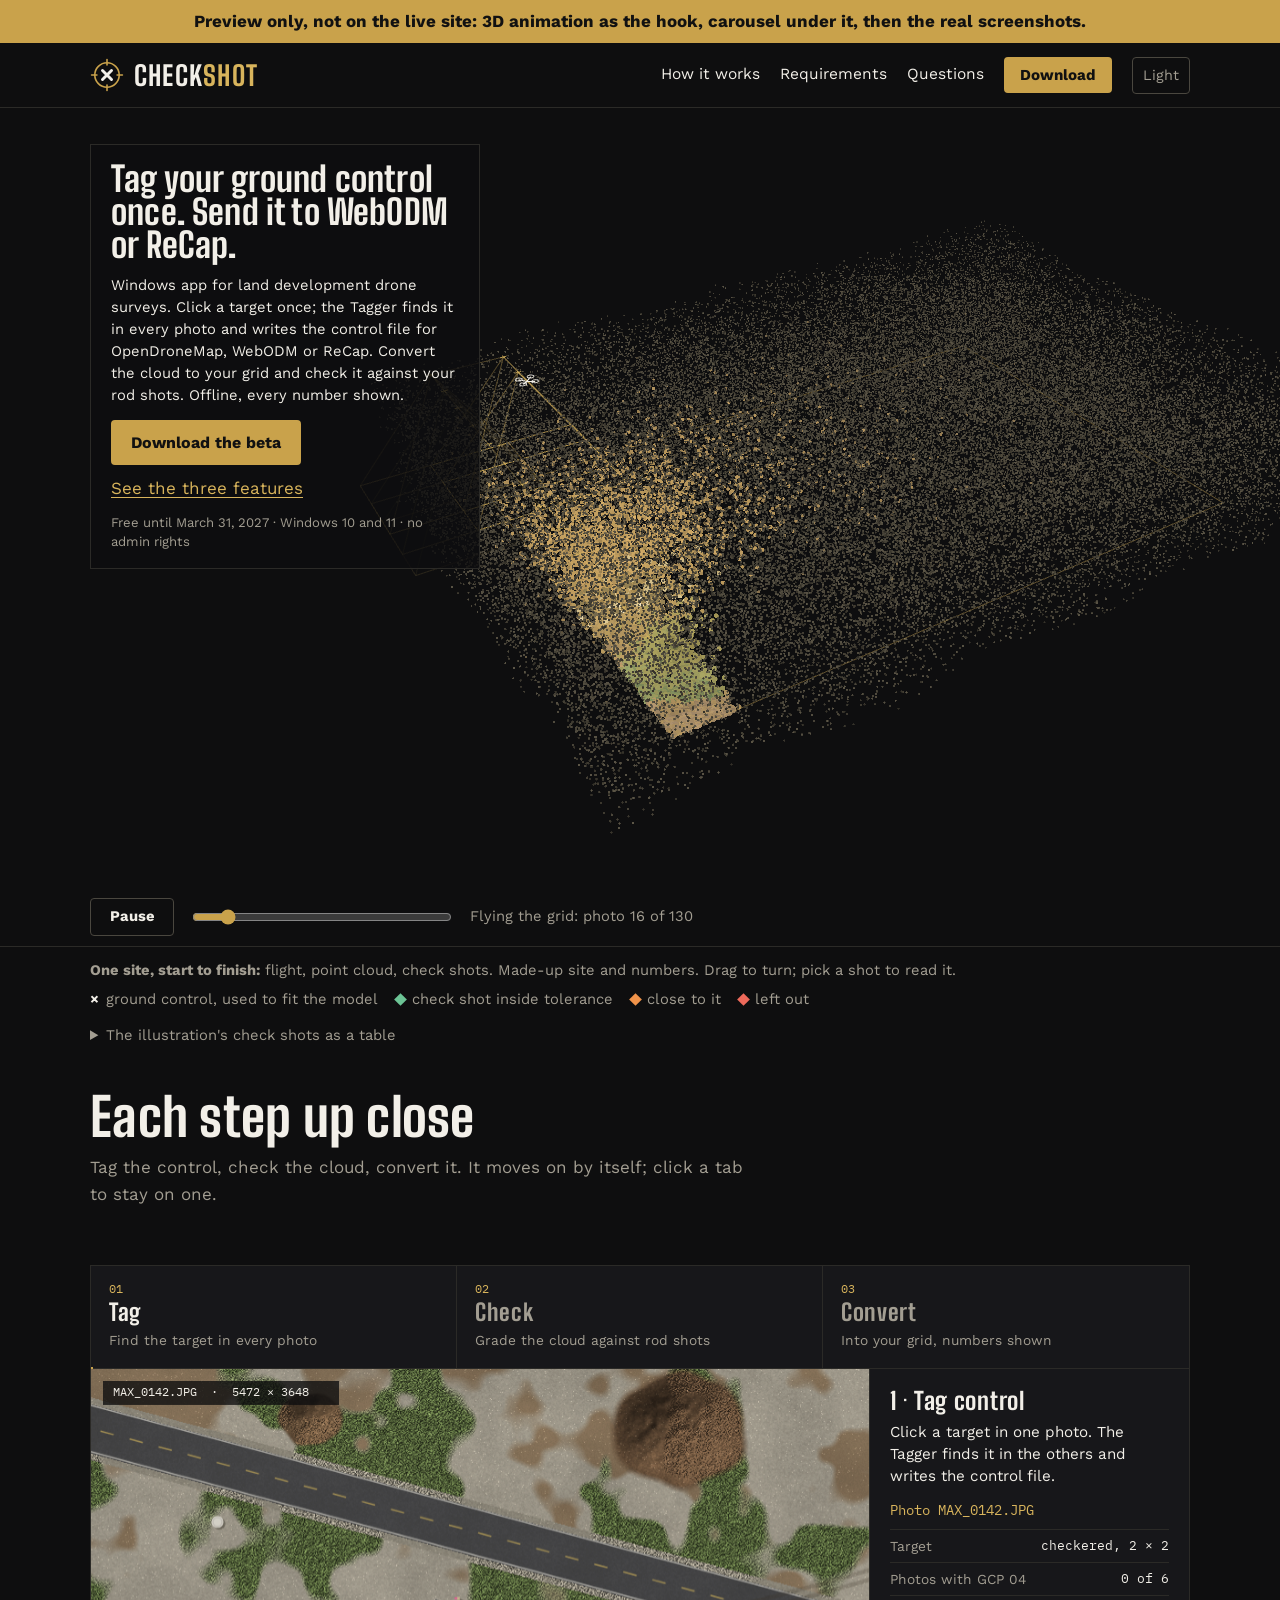
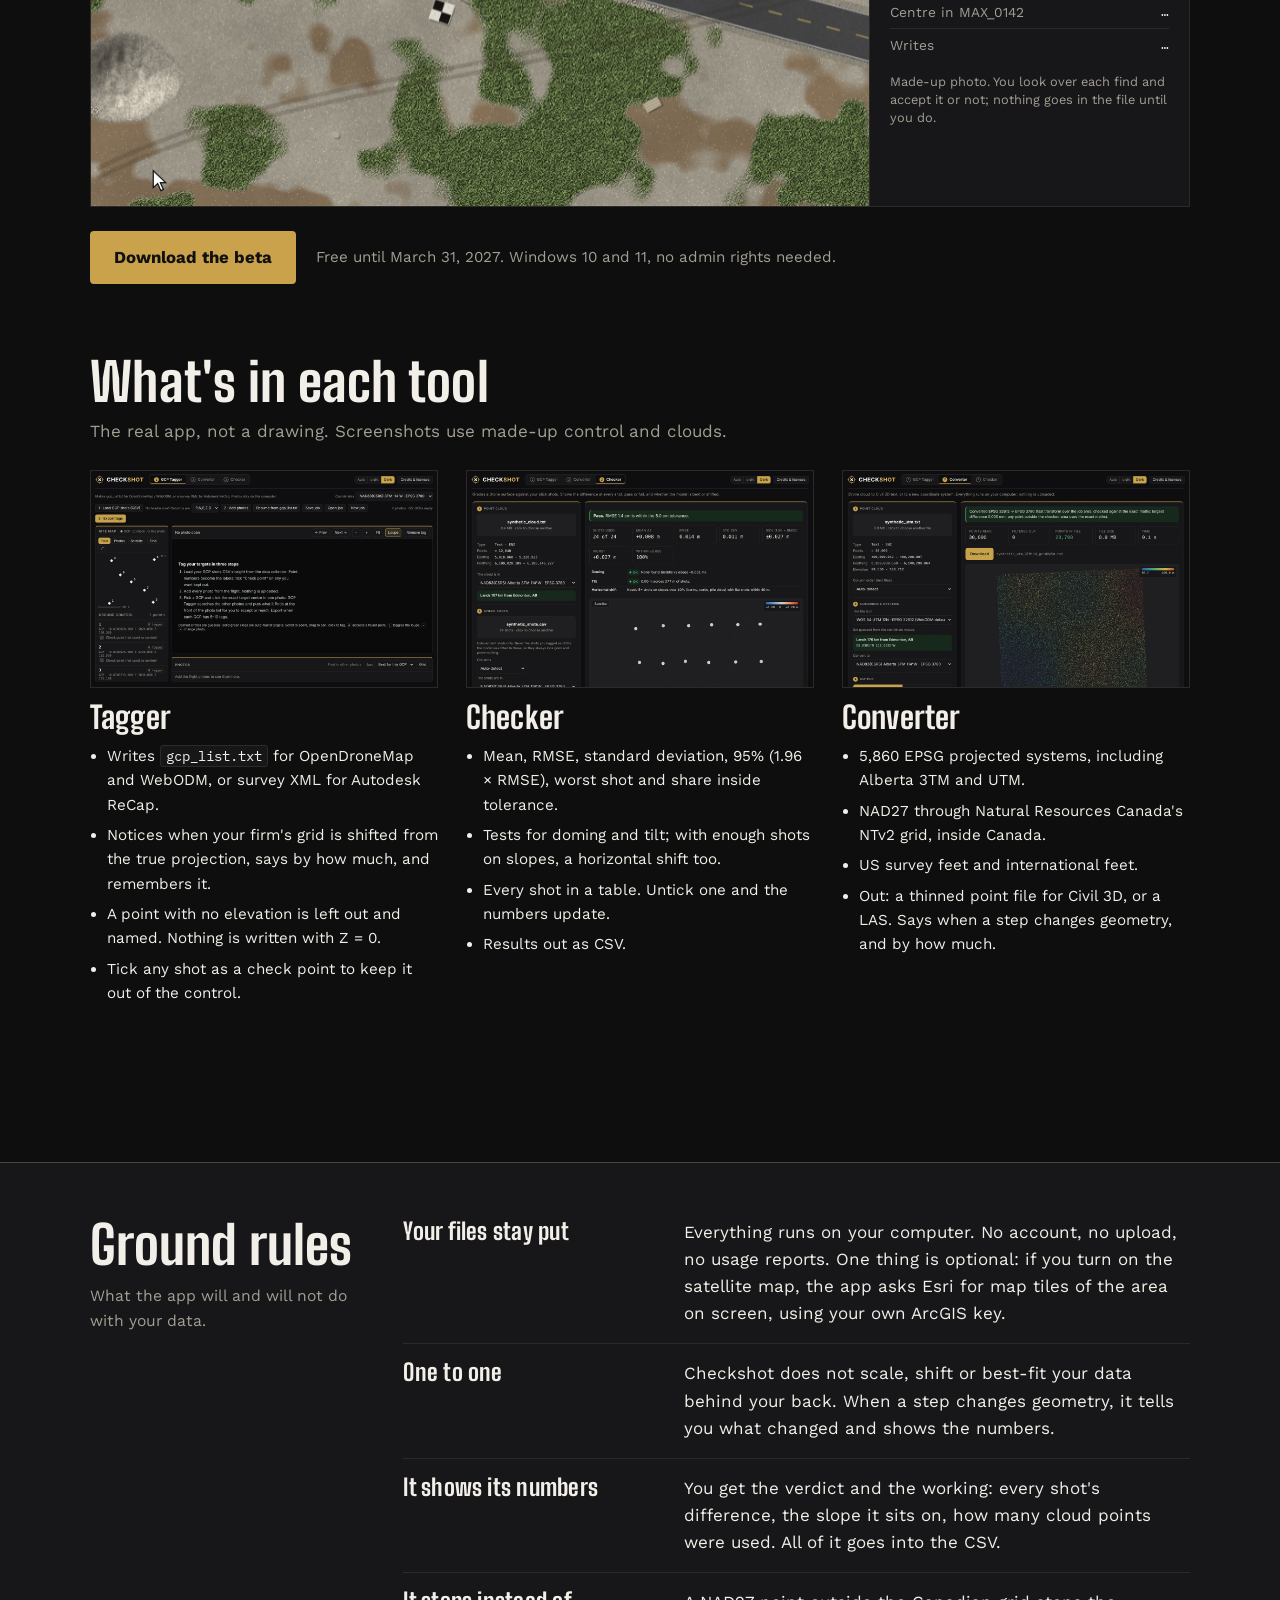
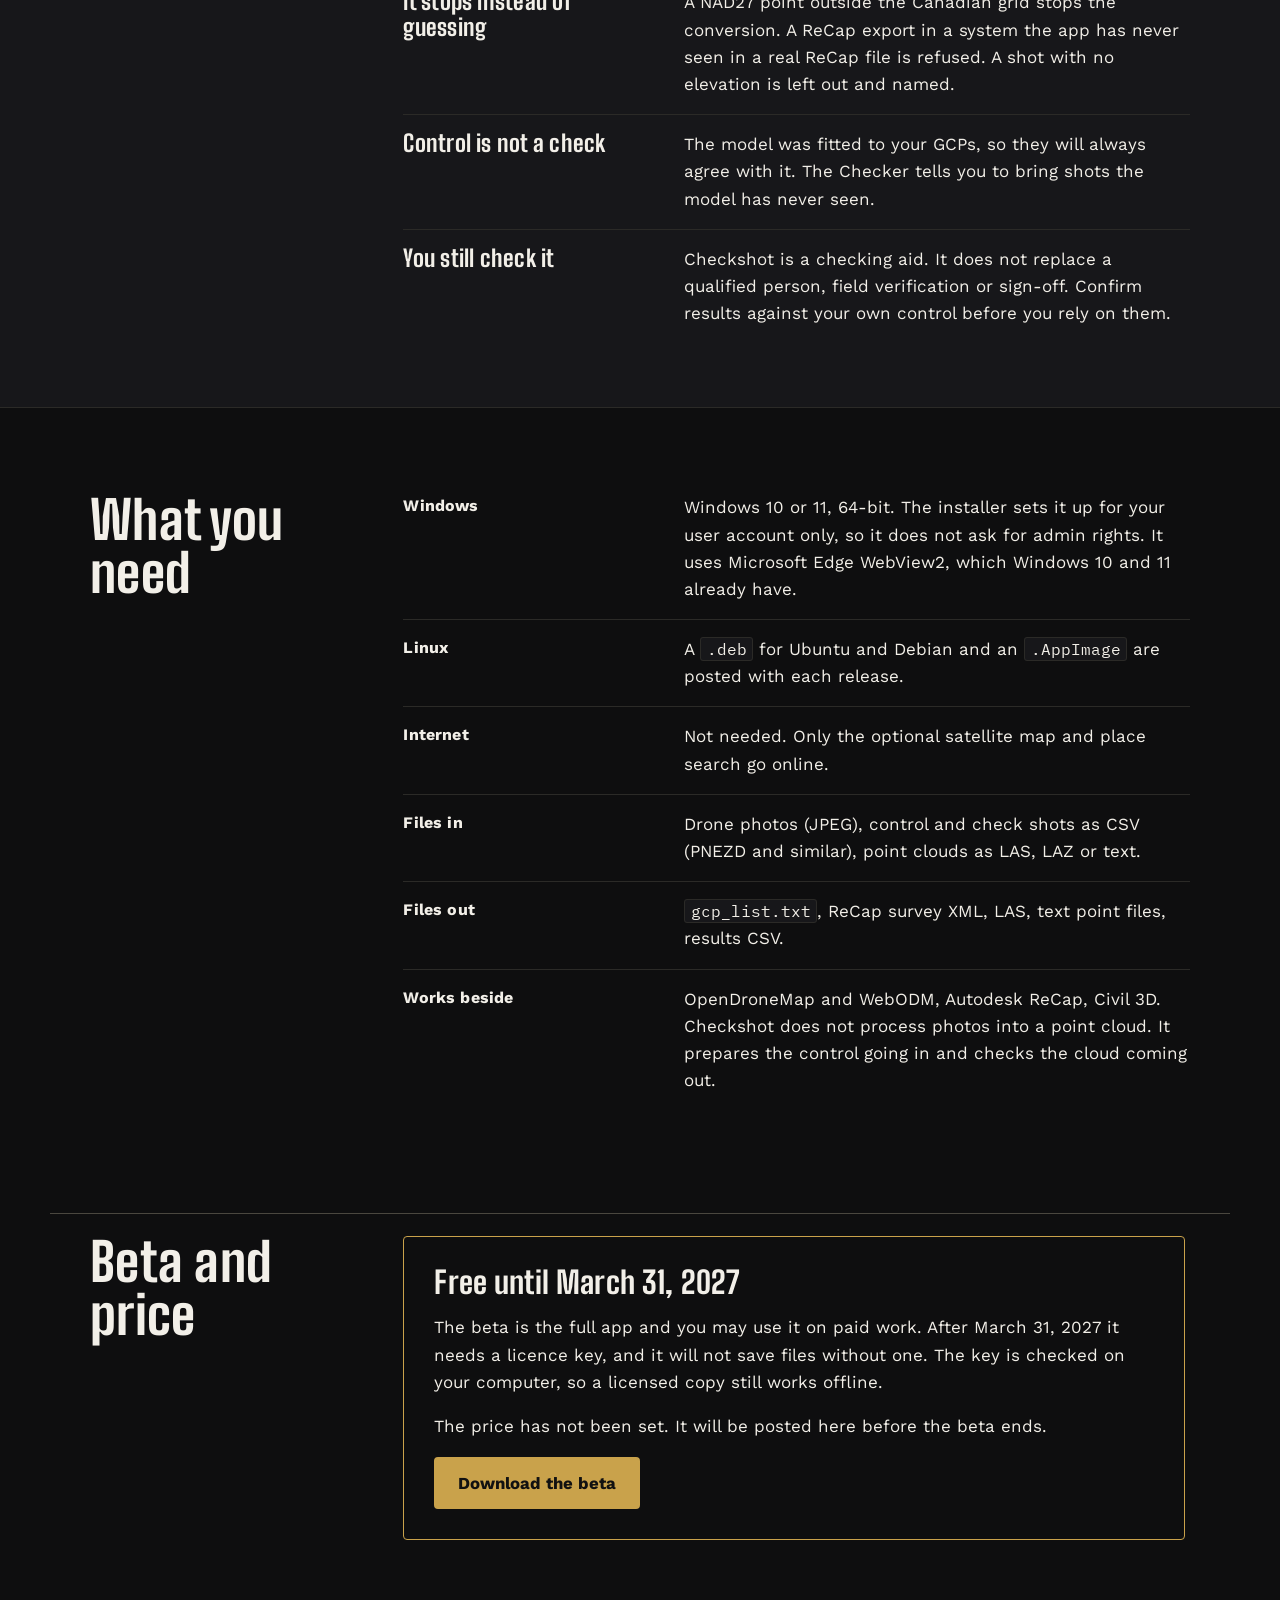
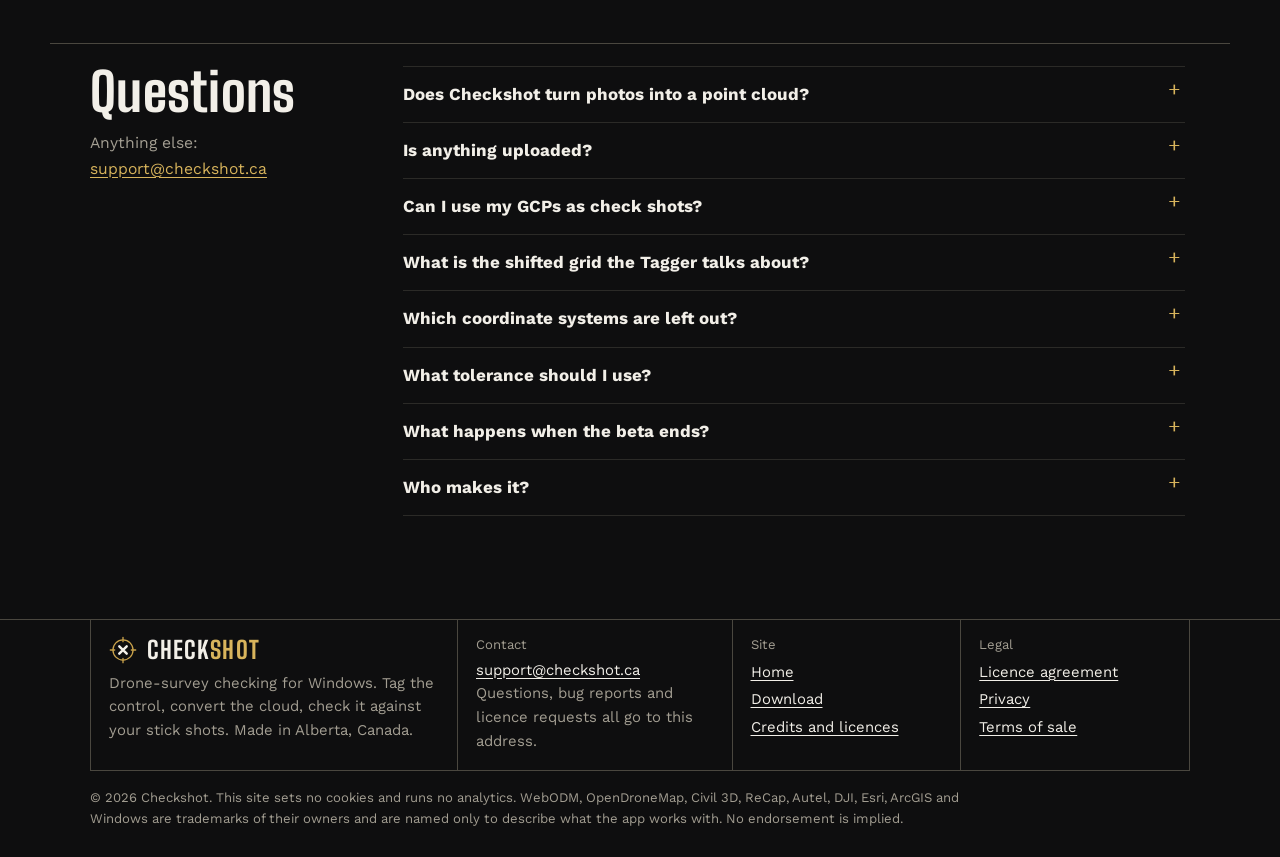
<file: preview-reel.html>
<!doctype html>
<html lang="en-CA" data-theme="dark">
<head>
<meta charset="utf-8">
<meta name="viewport" content="width=device-width, initial-scale=1">
<title>Checkshot Hero Preview</title>
<meta name="description" content="Windows app for drone surveys. Tag ground control in your photos for OpenDroneMap, WebODM or ReCap, convert point clouds between 5,860 coordinate systems, and check the cloud against your stick shots. Runs offline. Free beta until March 31, 2027.">
<link rel="canonical" href="https://checkshot.ca/">
<meta property="og:type" content="website">
<meta property="og:site_name" content="Checkshot">
<meta property="og:title" content="Checkshot: check a drone survey against your stick shots">
<meta property="og:description" content="Windows app for drone surveys. Tag ground control in your photos for OpenDroneMap, WebODM or ReCap, convert point clouds between 5,860 coordinate systems, and check the cloud against your stick shots. Runs offline. Free beta until March 31, 2027.">
<meta property="og:url" content="https://checkshot.ca/">
<meta property="og:image" content="https://checkshot.ca/assets/img/og.png">
<meta property="og:image:width" content="1200">
<meta property="og:image:height" content="630">
<meta property="og:image:alt" content="Checkshot: a point cloud of a graded site with check shots marked on it.">
<meta name="twitter:card" content="summary_large_image">
<meta name="theme-color" content="#0E0E0F">
<link rel="icon" href="favicon.ico" sizes="32x32">
<link rel="icon" href="assets/img/favicon.svg" type="image/svg+xml">
<link rel="apple-touch-icon" href="assets/img/apple-touch-icon.png">
<link rel="manifest" href="site.webmanifest">
<link rel="preload" href="assets/fonts/big-shoulders-700.woff" as="font" type="font/woff" crossorigin>
<link rel="preload" href="assets/fonts/work-sans-400.woff" as="font" type="font/woff" crossorigin>
<link rel="stylesheet" href="assets/css/site.css">
<link rel="stylesheet" href="assets/css/reel.css">
<script>try{if(localStorage.getItem('cs-theme')==='light')document.documentElement.setAttribute('data-theme','light')}catch(e){}</script>
<script type="application/ld+json">{"@context":"https://schema.org","@type":"SoftwareApplication","name":"Checkshot","applicationCategory":"EngineeringApplication","operatingSystem":"Windows 10, Windows 11, Linux","url":"https://checkshot.ca/","description":"Desktop app for drone surveys: GCP Tagger for OpenDroneMap, WebODM and ReCap, point cloud Converter and stick-shot Checker. Runs offline."}</script>
<meta name="robots" content="noindex">
</head>
<body>
<div style="background:var(--gold);color:var(--on-gold);text-align:center;padding:8px 12px;font-weight:700">Preview only, not on the live site: 3D animation as the hook, carousel under it, then the real screenshots.</div>

<a class="skip" href="#main">Skip to the content</a>
<header class="top">
  <div class="wrap">
    <a class="brand" href="./" aria-label="Checkshot home"><svg viewBox="0 0 64 64" aria-hidden="true" focusable="false"><circle cx="32" cy="32" r="23" fill="none" stroke="var(--logo-ring)" stroke-width="3"/><path d="M32 3V13M32 51V61M3 32H13M51 32H61" stroke="var(--logo-ring)" stroke-width="3" stroke-linecap="round"/><path d="M23.5 23.5 40.5 40.5M40.5 23.5 23.5 40.5" stroke="var(--logo-x)" stroke-width="5.5" stroke-linecap="round"/></svg><span>CHECK<b>SHOT</b></span></a>
    <nav aria-label="Main">
      <a href="#reel" class="opt">How it works</a>
      <a href="./#requirements" class="opt">Requirements</a>
      <a href="./#faq" class="opt">Questions</a>
      <a href="download/" class="btn small">Download</a>
      <button class="theme" type="button" id="theme-btn" aria-label="Switch to the light theme">Light</button>
    </nav>
  </div>
</header>
<main id="main">
<section class="hero" aria-labelledby="h-hero">
  <div class="survey" id="survey" data-shift="0.33" data-zoom="1.26">
    <div class="hero-over">
        <h1 id="h-hero">Tag your ground control once. Send it to WebODM or ReCap.</h1>
        <p>Windows app for land development drone surveys. Click a target once; the Tagger finds it in every photo and writes the control file for OpenDroneMap, WebODM or ReCap. Convert the cloud to your grid and check it against your rod shots. Offline, every number shown.</p>
        <div class="hero-cta"><a class="btn" href="download/">Download the beta</a><a href="#reel">See the three features</a></div>
        <p class="hero-note">Free until March 31, 2027 · Windows 10 and 11 · no admin rights</p>
      </div>
    <div class="sv-stage">
      <img class="sv-poster dark" src="assets/img/hero-poster-dark.webp" width="1600" height="760" alt="" fetchpriority="high">
      <img class="sv-poster light" src="assets/img/hero-poster-light.webp" width="1600" height="760" alt="" loading="lazy">
      <canvas tabindex="0" role="img" aria-label="Illustration with made-up data: a drone flies a grid over a graded site with roads, lots, a stormwater pond and a topsoil pile. The point cloud forms as photos are taken. Ground control targets and fifteen check shots then appear. Drag, or use the arrow keys, to turn the view."></canvas>
      <div class="sv-labels"></div>
      <button class="btn small sv-start" type="button">Play the illustration</button>
    </div>
    <div class="sv-readout" role="group" aria-label="Checker result for the illustration" aria-live="polite">
      <p class="sv-verdict"></p>
      <dl></dl>
      <button class="sv-back" type="button" hidden>Back to the summary</button>
    </div>
    <div class="wrap sv-bar">
      <button class="sv-play" type="button" aria-pressed="false"><span>Play</span></button>
      <input class="sv-scrub" type="range" min="0" max="17" step="0.01" value="17" aria-label="Move through the survey: flight, ground control, check shots">
      <p class="sv-status">Checked against 14 stick shots</p>
    </div>
  </div>
  <div class="wrap sv-caption">
    <p><strong>One site, start to finish:</strong> flight, point cloud, check shots. Made-up site and numbers. Drag to turn; pick a shot to read it.</p>
    <ul class="sv-key" aria-label="Key">
      <li class="x">ground control, used to fit the model</li>
      <li style="--k:var(--ok)">check shot inside tolerance</li>
      <li style="--k:var(--near)">close to it</li>
      <li style="--k:var(--bad)">left out</li>
    </ul>
  </div>
  <div class="wrap">
    <details class="sv-data">
      <summary>The illustration's check shots as a table</summary>
      <div class="scroll-x"><table class="nums">
        <caption class="vh">Made-up check shots used in the illustration</caption>
        <thead><tr><th scope="col">Shot</th><th scope="col">Code</th><th scope="col">Shot Z (m)</th><th scope="col">Cloud Z (m)</th><th scope="col">&Delta;z (m)</th><th scope="col">Used</th></tr></thead>
        <tbody id="sv-table-body"><tr><td colspan="6">Needs JavaScript.</td></tr></tbody>
      </table></div>
    </details>
  </div>
</section>


<section class="wrap" aria-labelledby="h-new" style="padding-top:40px">
  <h2 id="h-new">Each step up close</h2>
  <p style="color:var(--muted);max-width:60ch;margin-top:10px">Tag the control, check the cloud, convert it. It moves on by itself; click a tab to stay on one.</p>
  <div class="reel" id="reel">
    <div class="rl-tabs">
      <button class="rl-tab" type="button" aria-pressed="true"><span class="n">01</span>Tag<small>Find the target in every photo</small></button>
      <button class="rl-tab" type="button" aria-pressed="false"><span class="n">02</span>Check<small>Grade the cloud against rod shots</small></button>
      <button class="rl-tab" type="button" aria-pressed="false"><span class="n">03</span>Convert<small>Into your grid, numbers shown</small></button>
    </div>
    <div class="rl-body">
      <div class="rl-stage"><canvas role="img" aria-label=""></canvas></div>
      <div class="rl-hud" aria-live="off"><div class="rl-hud-body"><p class="rl-k">1 · Tag control</p><p class="rl-desc">Click a target in one photo. The Tagger finds it in the others and writes the control file.</p><p class="rl-k">2 · Check the cloud</p><p class="rl-desc">Grade the finished point cloud against the shots you took with the rod, before it goes to Civil 3D.</p><p class="rl-k">3 · Convert</p><p class="rl-desc">Move the cloud into your coordinate system. Checkshot says which transform it used and what it changed.</p></div></div>
    </div>
  </div>

  <div class="reel-cta"><a class="btn" href="download/">Download the beta</a><span>Free until March 31, 2027. Windows 10 and 11, no admin rights needed.</span></div>
</section>



<section class="wrap tools-sec" aria-labelledby="h-tools">
  <h2 id="h-tools">What's in each tool</h2>
  <p class="tools-lead">The real app, not a drawing. Screenshots use made-up control and clouds.</p>
  <div class="tools">
    <article class="tool">
      <div class="tool-shot"><img class="dark" src="assets/shots/tagger-dark.webp" width="2560" height="1600" loading="lazy" decoding="async" alt="The GCP Tagger with seven made-up control points loaded: a site map, the control list, and the three steps to tag a target."><img class="light" src="assets/shots/tagger-light.webp" width="2560" height="1600" loading="lazy" decoding="async" alt="The GCP Tagger with seven made-up control points loaded: a site map, the control list, and the three steps to tag a target."></div>
      <h3>Tagger</h3>
      <ul><li>Writes <code>gcp_list.txt</code> for OpenDroneMap and WebODM, or survey XML for Autodesk ReCap.</li><li>Notices when your firm's grid is shifted from the true projection, says by how much, and remembers it.</li><li>A point with no elevation is left out and named. Nothing is written with Z = 0.</li><li>Tick any shot as a check point to keep it out of the control.</li></ul>
    </article>
    <article class="tool">
      <div class="tool-shot"><img class="dark" src="assets/shots/checker-dark.webp" width="2560" height="1600" loading="lazy" decoding="async" alt="The Checker after grading a made-up cloud against 24 made-up shots: a Pass line, statistics tiles, doming and tilt tests, and a map of the shots."><img class="light" src="assets/shots/checker-light.webp" width="2560" height="1600" loading="lazy" decoding="async" alt="The Checker after grading a made-up cloud against 24 made-up shots: a Pass line, statistics tiles, doming and tilt tests, and a map of the shots."></div>
      <h3>Checker</h3>
      <ul><li>Mean, RMSE, standard deviation, 95% (1.96 &times; RMSE), worst shot and share inside tolerance.</li><li>Tests for doming and tilt; with enough shots on slopes, a horizontal shift too.</li><li>Every shot in a table. Untick one and the numbers update.</li><li>Results out as CSV.</li></ul>
    </article>
    <article class="tool">
      <div class="tool-shot"><img class="dark" src="assets/shots/converter-dark.webp" width="2560" height="1600" loading="lazy" decoding="async" alt="The Converter after converting a made-up UTM cloud to Alberta 3TM: the transform used, its largest difference from the exact maths, and a plot of the cloud."><img class="light" src="assets/shots/converter-light.webp" width="2560" height="1600" loading="lazy" decoding="async" alt="The Converter after converting a made-up UTM cloud to Alberta 3TM: the transform used, its largest difference from the exact maths, and a plot of the cloud."></div>
      <h3>Converter</h3>
      <ul><li>5,860 EPSG projected systems, including Alberta 3TM and UTM.</li><li>NAD27 through Natural Resources Canada's NTv2 grid, inside Canada.</li><li>US survey feet and international feet.</li><li>Out: a thinned point file for Civil 3D, or a LAS. Says when a step changes geometry, and by how much.</li></ul>
    </article>
  </div>
</section>
<section class="band tinted" id="rules" aria-labelledby="h-rules">
  <div class="wrap">
    <div class="band-title">
      <h2 id="h-rules">Ground rules</h2>
      <p>What the app will and will not do with your data.</p>
    </div>
    <dl class="rows">
      <div><dt>Your files stay put</dt><dd>Everything runs on your computer. No account, no upload, no usage reports. One thing is optional: if you turn on the satellite map, the app asks Esri for map tiles of the area on screen, using your own ArcGIS key.</dd></div>
      <div><dt>One to one</dt><dd>Checkshot does not scale, shift or best-fit your data behind your back. When a step changes geometry, it tells you what changed and shows the numbers.</dd></div>
      <div><dt>It shows its numbers</dt><dd>You get the verdict and the working: every shot's difference, the slope it sits on, how many cloud points were used. All of it goes into the CSV.</dd></div>
      <div><dt>It stops instead of guessing</dt><dd>A NAD27 point outside the Canadian grid stops the conversion. A ReCap export in a system the app has never seen in a real ReCap file is refused. A shot with no elevation is left out and named.</dd></div>
      <div><dt>Control is not a check</dt><dd>The model was fitted to your GCPs, so they will always agree with it. The Checker tells you to bring shots the model has never seen.</dd></div>
      <div><dt>You still check it</dt><dd>Checkshot is a checking aid. It does not replace a qualified person, field verification or sign-off. Confirm results against your own control before you rely on them.</dd></div>
    </dl>
  </div>
</section>

<section class="band" id="requirements" aria-labelledby="h-req">
  <div class="wrap">
    <div class="band-title">
      <h2 id="h-req">What you need</h2>
    </div>
    <dl class="rows plain">
      <div><dt>Windows</dt><dd>Windows 10 or 11, 64-bit. The installer sets it up for your user account only, so it does not ask for admin rights. It uses Microsoft Edge WebView2, which Windows 10 and 11 already have.</dd></div>
      <div><dt>Linux</dt><dd>A <code>.deb</code> for Ubuntu and Debian and an <code>.AppImage</code> are posted with each release.</dd></div>
      <div><dt>Internet</dt><dd>Not needed. Only the optional satellite map and place search go online.</dd></div>
      <div><dt>Files in</dt><dd>Drone photos (JPEG), control and check shots as CSV (PNEZD and similar), point clouds as LAS, LAZ or text.</dd></div>
      <div><dt>Files out</dt><dd><code>gcp_list.txt</code>, ReCap survey XML, LAS, text point files, results CSV.</dd></div>
      <div><dt>Works beside</dt><dd>OpenDroneMap and WebODM, Autodesk ReCap, Civil 3D. Checkshot does not process photos into a point cloud. It prepares the control going in and checks the cloud coming out.</dd></div>
    </dl>
  </div>
</section>

<section class="band" id="beta" aria-labelledby="h-beta">
  <div class="wrap">
    <div class="band-title">
      <h2 id="h-beta">Beta and price</h2>
    </div>
    <div class="beta">
      <h3>Free until March 31, 2027</h3>
      <p>The beta is the full app and you may use it on paid work. After March 31, 2027 it needs a licence key, and it will not save files without one. The key is checked on your computer, so a licensed copy still works offline.</p>
      <p>The price has not been set. It will be posted here before the beta ends.</p>
      <p><a class="btn" href="download/">Download the beta</a></p>
    </div>
  </div>
</section>

<section class="band" id="faq" aria-labelledby="h-faq">
  <div class="wrap">
    <div class="band-title">
      <h2 id="h-faq">Questions</h2>
      <p>Anything else: <a href="mailto:support@checkshot.ca">support@checkshot.ca</a></p>
    </div>
    <div class="faq">
      <details><summary>Does Checkshot turn photos into a point cloud?</summary><div><p>No. That is the job of WebODM, ReCap or whatever you process with. The Tagger prepares the control those programs need. The Converter and the Checker work on the cloud they produce.</p></div></details>
      <details><summary>Is anything uploaded?</summary><div><p>No. Photos, clouds and shots are read and processed on your computer, and the app does not report usage or crashes. If you turn on the satellite map or use place search, the app sends Esri the map area or the search text, with your own ArcGIS key. Leave them off and the app never goes online.</p></div></details>
      <details><summary>Can I use my GCPs as check shots?</summary><div><p>You can load them, but the result means nothing. The model was fitted to those points. Shoot separate check shots and keep them out of the control. In the Tagger you can tick a shot as a check point so it is not exported as control.</p></div></details>
      <details><summary>What is the shifted grid the Tagger talks about?</summary><div><p>Some firms carry a grid that sits a fixed distance off the true projection. If your control and your photo positions disagree by a steady offset, the Tagger says so, shows the offset and remembers it for the next job.</p></div></details>
      <details><summary>Which coordinate systems are left out?</summary><div><p>Systems that need grid files the app does not carry (OSGB36 and US NAD27, for example), latitude and longitude systems, and projections its maths library cannot do. They are left out on purpose so that nothing converts wrongly.</p></div></details>
      <details><summary>What tolerance should I use?</summary><div><p>That is your call and your client's. The Checker suggests 0.05 m for hard surfaces and 0.10 m for open ground as a starting point, and reports the numbers whatever you choose.</p></div></details>
      <details><summary>What happens when the beta ends?</summary><div><p>On April 1, 2027 the app asks for a licence key. You paste the key once and it is checked offline. The price will be posted on this site before then.</p></div></details>
      <details><summary>Who makes it?</summary><div><p>A civil engineer in Alberta who flies drone surveys for land development work and wanted to know how good each one was before building a surface from it. Write to <a href="mailto:support@checkshot.ca">support@checkshot.ca</a>.</p></div></details>
    </div>
  </div>
</section>

</main>
<footer class="foot">
  <div class="wrap">
    <div class="tblock">
      <div>
        <a class="brand" href="./" aria-label="Checkshot home"><svg viewBox="0 0 64 64" aria-hidden="true" focusable="false"><circle cx="32" cy="32" r="23" fill="none" stroke="var(--logo-ring)" stroke-width="3"/><path d="M32 3V13M32 51V61M3 32H13M51 32H61" stroke="var(--logo-ring)" stroke-width="3" stroke-linecap="round"/><path d="M23.5 23.5 40.5 40.5M40.5 23.5 23.5 40.5" stroke="var(--logo-x)" stroke-width="5.5" stroke-linecap="round"/></svg><span>CHECK<b>SHOT</b></span></a>
        <p>Drone-survey checking for Windows. Tag the control, convert the cloud, check it against your stick shots. Made in Alberta, Canada.</p>
      </div>
      <div>
        <h2>Contact</h2>
        <p><a href="mailto:support@checkshot.ca">support@checkshot.ca</a></p>
        <p>Questions, bug reports and licence requests all go to this address.</p>
      </div>
      <div>
        <h2>Site</h2>
        <ul>
          <li><a href="./">Home</a></li>
          <li><a href="download/">Download</a></li>
          <li><a href="credits.html">Credits and licences</a></li>
        </ul>
      </div>
      <div>
        <h2>Legal</h2>
        <ul>
          <li><a href="legal/eula.html">Licence agreement</a></li>
          <li><a href="legal/privacy.html">Privacy</a></li>
          <li><a href="legal/terms.html">Terms of sale</a></li>
        </ul>
      </div>
    </div>
    <p class="fine">&copy; 2026 Checkshot. This site sets no cookies and runs no analytics. WebODM, OpenDroneMap, Civil 3D, ReCap, Autel, DJI, Esri, ArcGIS and Windows are trademarks of their owners and are named only to describe what the app works with. No endorsement is implied.</p>
  </div>
</footer>
<script src="assets/js/site.js"></script>
<script src="assets/js/hero.js"></script>
<script src="assets/js/reel.js"></script>
</body>
</html>
</file>
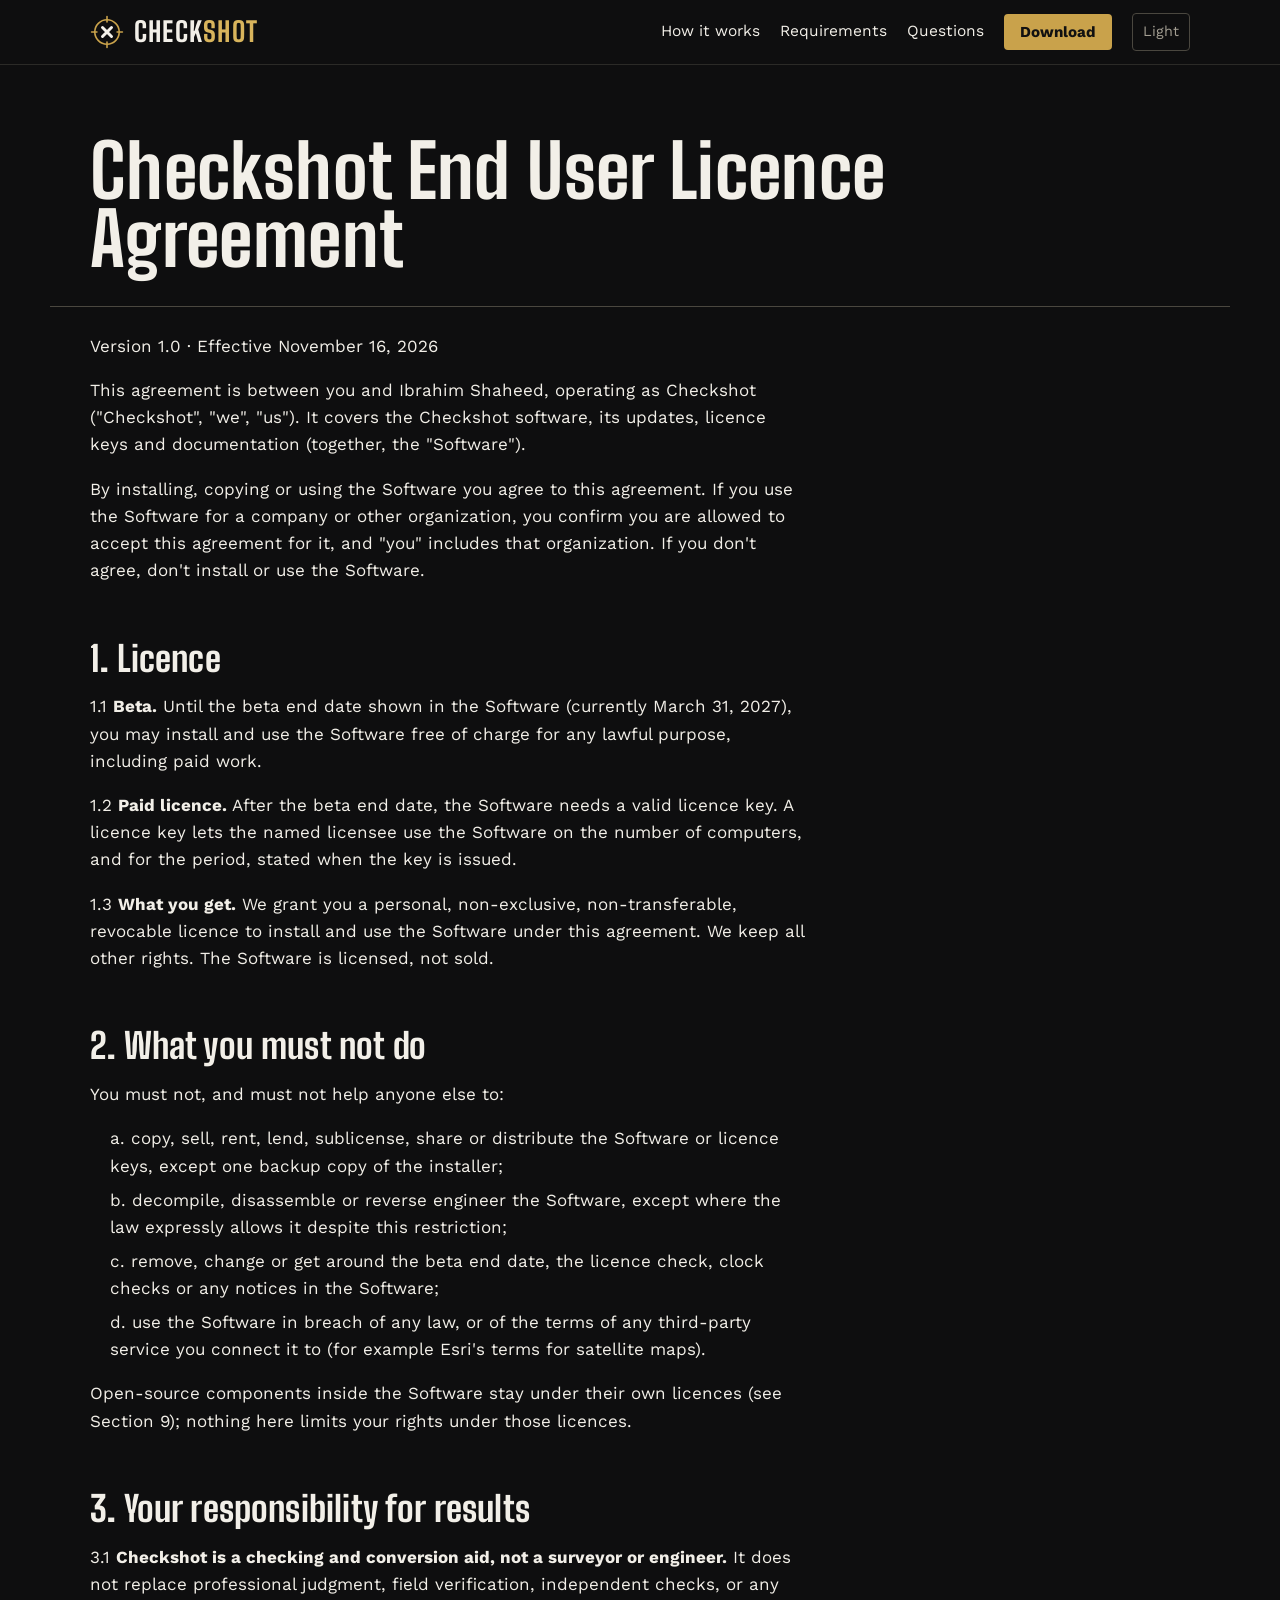
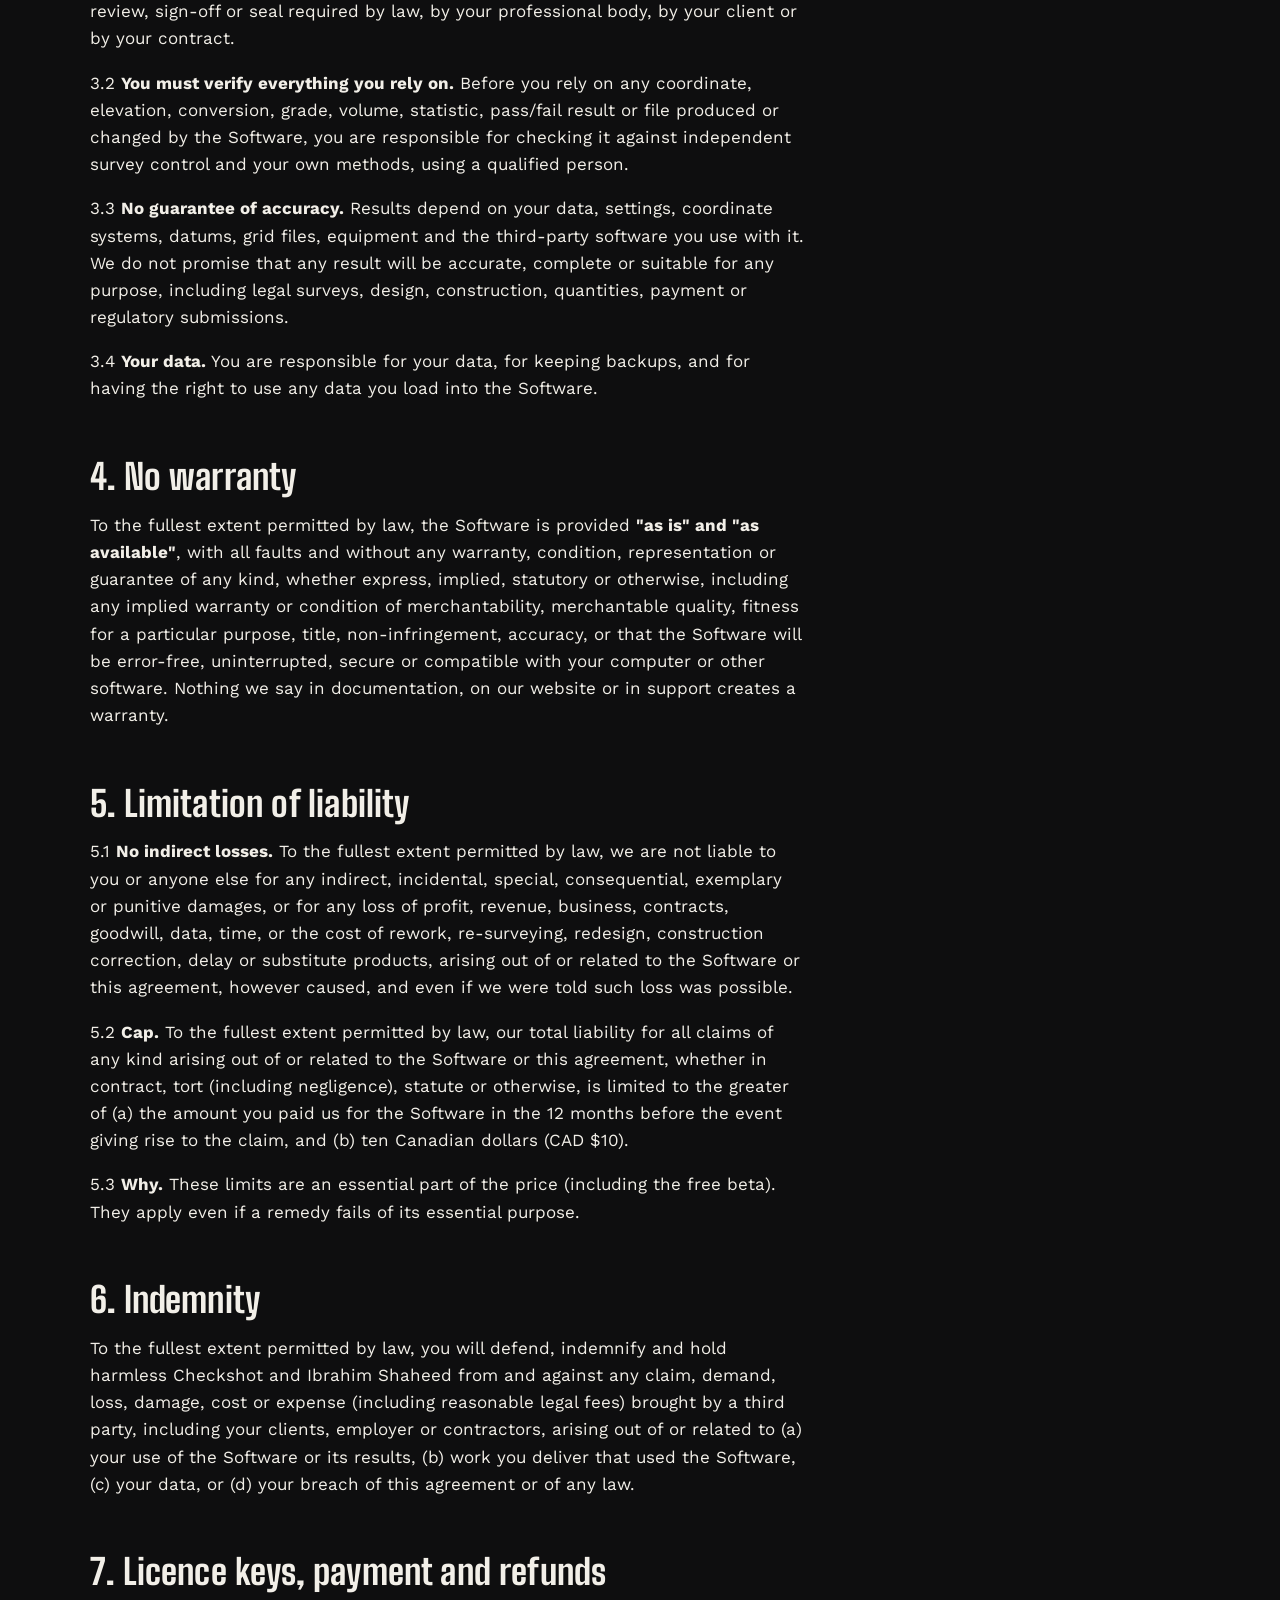
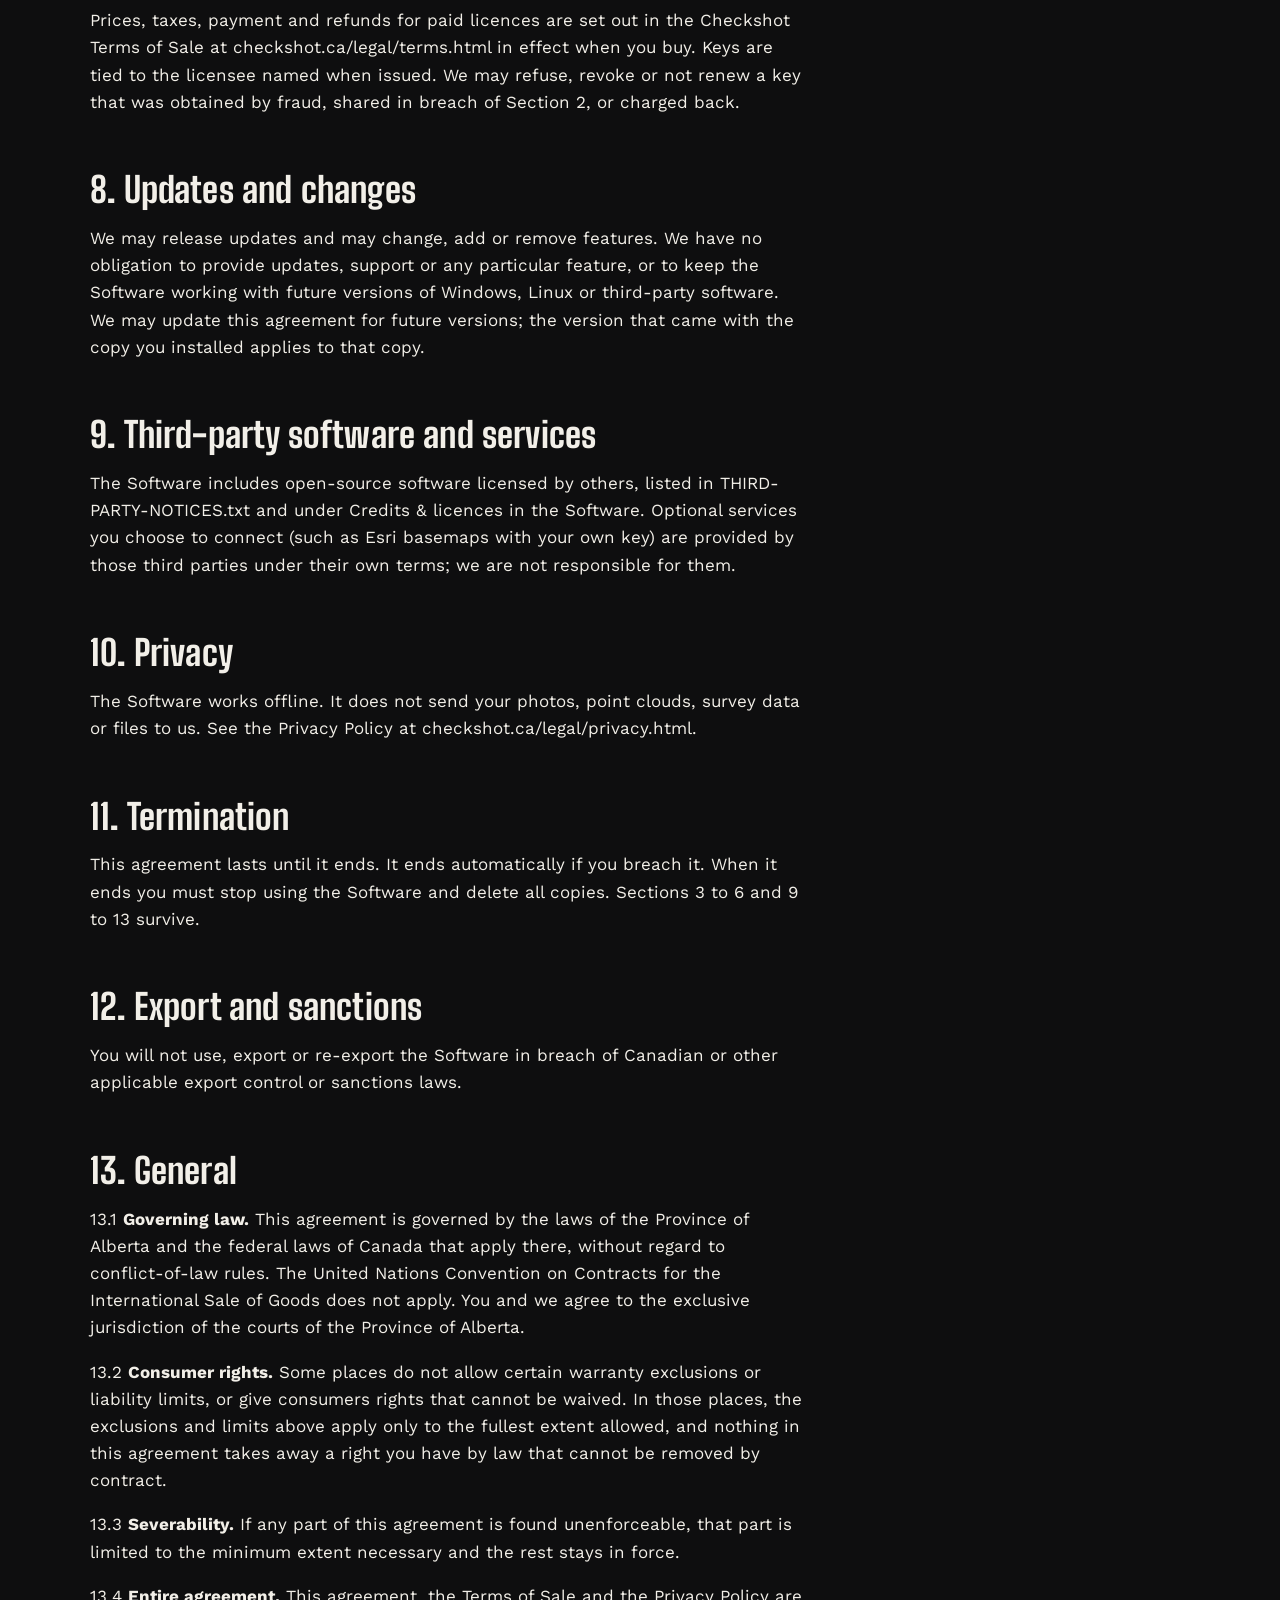
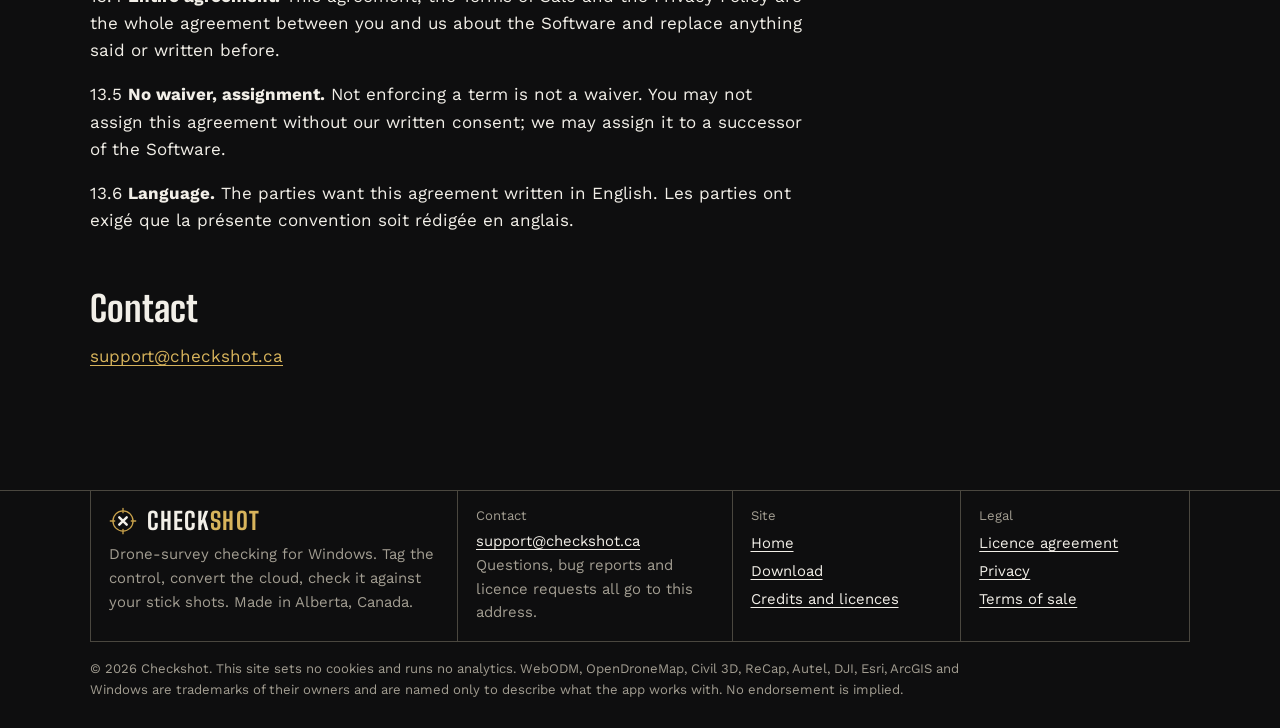
<file: legal/eula.html>
<!doctype html>
<html lang="en-CA" data-theme="dark">
<head>
<meta charset="utf-8">
<meta name="viewport" content="width=device-width, initial-scale=1">
<title>End User Licence Agreement | Checkshot</title>
<meta name="description" content="The licence agreement for the Checkshot desktop app: beta use, paid licences, your responsibility for results, warranty and liability.">
<link rel="canonical" href="https://checkshot.ca/legal/eula.html">
<meta property="og:type" content="website">
<meta property="og:site_name" content="Checkshot">
<meta property="og:title" content="End User Licence Agreement | Checkshot">
<meta property="og:description" content="The licence agreement for the Checkshot desktop app: beta use, paid licences, your responsibility for results, warranty and liability.">
<meta property="og:url" content="https://checkshot.ca/legal/eula.html">
<meta property="og:image" content="https://checkshot.ca/assets/img/og.png">
<meta property="og:image:width" content="1200">
<meta property="og:image:height" content="630">
<meta property="og:image:alt" content="Checkshot: a point cloud of a graded site with check shots marked on it.">
<meta name="twitter:card" content="summary_large_image">
<meta name="theme-color" content="#0E0E0F">
<link rel="icon" href="../favicon.ico" sizes="32x32">
<link rel="icon" href="../assets/img/favicon.svg" type="image/svg+xml">
<link rel="apple-touch-icon" href="../assets/img/apple-touch-icon.png">
<link rel="manifest" href="../site.webmanifest">
<link rel="preload" href="../assets/fonts/big-shoulders-700.woff" as="font" type="font/woff" crossorigin>
<link rel="preload" href="../assets/fonts/work-sans-400.woff" as="font" type="font/woff" crossorigin>
<link rel="stylesheet" href="../assets/css/site.css">
<script>try{if(localStorage.getItem('cs-theme')==='light')document.documentElement.setAttribute('data-theme','light')}catch(e){}</script>
</head>
<body>
<a class="skip" href="#main">Skip to the content</a>
<header class="top">
  <div class="wrap">
    <a class="brand" href=".././" aria-label="Checkshot home"><svg viewBox="0 0 64 64" aria-hidden="true" focusable="false"><circle cx="32" cy="32" r="23" fill="none" stroke="var(--logo-ring)" stroke-width="3"/><path d="M32 3V13M32 51V61M3 32H13M51 32H61" stroke="var(--logo-ring)" stroke-width="3" stroke-linecap="round"/><path d="M23.5 23.5 40.5 40.5M40.5 23.5 23.5 40.5" stroke="var(--logo-x)" stroke-width="5.5" stroke-linecap="round"/></svg><span>CHECK<b>SHOT</b></span></a>
    <nav aria-label="Main">
      <a href=".././#reel" class="opt">How it works</a>
      <a href=".././#requirements" class="opt">Requirements</a>
      <a href=".././#faq" class="opt">Questions</a>
      <a href="../download/" class="btn small">Download</a>
      <button class="theme" type="button" id="theme-btn" aria-label="Switch to the light theme">Light</button>
    </nav>
  </div>
</header>
<main id="main">
<div class="page-head"><div class="wrap"><h1>Checkshot End User Licence Agreement</h1></div></div>
<div class="page-body"><div class="wrap">
<!-- The text below is generated from legal/src/eula.md by tools/build.py. Edit the Markdown, not this page. -->
<div class="prose" id="legal-body">
<p>Version 1.0 · Effective November 16, 2026</p>
<p>This agreement is between you and Ibrahim Shaheed, operating as Checkshot ("Checkshot", "we", "us"). It covers the Checkshot software, its updates, licence keys and documentation (together, the "Software").</p>
<p>By installing, copying or using the Software you agree to this agreement. If you use the Software for a company or other organization, you confirm you are allowed to accept this agreement for it, and "you" includes that organization. If you don't agree, don't install or use the Software.</p>
<h2>1. Licence</h2>
<p>1.1 <strong>Beta.</strong> Until the beta end date shown in the Software (currently March 31, 2027), you may install and use the Software free of charge for any lawful purpose, including paid work.</p>
<p>1.2 <strong>Paid licence.</strong> After the beta end date, the Software needs a valid licence key. A licence key lets the named licensee use the Software on the number of computers, and for the period, stated when the key is issued.</p>
<p>1.3 <strong>What you get.</strong> We grant you a personal, non-exclusive, non-transferable, revocable licence to install and use the Software under this agreement. We keep all other rights. The Software is licensed, not sold.</p>
<h2>2. What you must not do</h2>
<p>You must not, and must not help anyone else to:</p>
<ol class="alpha"><li>a. copy, sell, rent, lend, sublicense, share or distribute the Software or licence keys, except one backup copy of the installer;</li><li>b. decompile, disassemble or reverse engineer the Software, except where the law expressly allows it despite this restriction;</li><li>c. remove, change or get around the beta end date, the licence check, clock checks or any notices in the Software;</li><li>d. use the Software in breach of any law, or of the terms of any third-party service you connect it to (for example Esri's terms for satellite maps).</li></ol>
<p>Open-source components inside the Software stay under their own licences (see Section 9); nothing here limits your rights under those licences.</p>
<h2>3. Your responsibility for results</h2>
<p>3.1 <strong>Checkshot is a checking and conversion aid, not a surveyor or engineer.</strong> It does not replace professional judgment, field verification, independent checks, or any review, sign-off or seal required by law, by your professional body, by your client or by your contract.</p>
<p>3.2 <strong>You must verify everything you rely on.</strong> Before you rely on any coordinate, elevation, conversion, grade, volume, statistic, pass/fail result or file produced or changed by the Software, you are responsible for checking it against independent survey control and your own methods, using a qualified person.</p>
<p>3.3 <strong>No guarantee of accuracy.</strong> Results depend on your data, settings, coordinate systems, datums, grid files, equipment and the third-party software you use with it. We do not promise that any result will be accurate, complete or suitable for any purpose, including legal surveys, design, construction, quantities, payment or regulatory submissions.</p>
<p>3.4 <strong>Your data.</strong> You are responsible for your data, for keeping backups, and for having the right to use any data you load into the Software.</p>
<h2>4. No warranty</h2>
<p>To the fullest extent permitted by law, the Software is provided <strong>"as is" and "as available"</strong>, with all faults and without any warranty, condition, representation or guarantee of any kind, whether express, implied, statutory or otherwise, including any implied warranty or condition of merchantability, merchantable quality, fitness for a particular purpose, title, non-infringement, accuracy, or that the Software will be error-free, uninterrupted, secure or compatible with your computer or other software. Nothing we say in documentation, on our website or in support creates a warranty.</p>
<h2>5. Limitation of liability</h2>
<p>5.1 <strong>No indirect losses.</strong> To the fullest extent permitted by law, we are not liable to you or anyone else for any indirect, incidental, special, consequential, exemplary or punitive damages, or for any loss of profit, revenue, business, contracts, goodwill, data, time, or the cost of rework, re-surveying, redesign, construction correction, delay or substitute products, arising out of or related to the Software or this agreement, however caused, and even if we were told such loss was possible.</p>
<p>5.2 <strong>Cap.</strong> To the fullest extent permitted by law, our total liability for all claims of any kind arising out of or related to the Software or this agreement, whether in contract, tort (including negligence), statute or otherwise, is limited to the greater of (a) the amount you paid us for the Software in the 12 months before the event giving rise to the claim, and (b) ten Canadian dollars (CAD $10).</p>
<p>5.3 <strong>Why.</strong> These limits are an essential part of the price (including the free beta). They apply even if a remedy fails of its essential purpose.</p>
<h2>6. Indemnity</h2>
<p>To the fullest extent permitted by law, you will defend, indemnify and hold harmless Checkshot and Ibrahim Shaheed from and against any claim, demand, loss, damage, cost or expense (including reasonable legal fees) brought by a third party, including your clients, employer or contractors, arising out of or related to (a) your use of the Software or its results, (b) work you deliver that used the Software, (c) your data, or (d) your breach of this agreement or of any law.</p>
<h2>7. Licence keys, payment and refunds</h2>
<p>Prices, taxes, payment and refunds for paid licences are set out in the Checkshot Terms of Sale at checkshot.ca/legal/terms.html in effect when you buy. Keys are tied to the licensee named when issued. We may refuse, revoke or not renew a key that was obtained by fraud, shared in breach of Section 2, or charged back.</p>
<h2>8. Updates and changes</h2>
<p>We may release updates and may change, add or remove features. We have no obligation to provide updates, support or any particular feature, or to keep the Software working with future versions of Windows, Linux or third-party software. We may update this agreement for future versions; the version that came with the copy you installed applies to that copy.</p>
<h2>9. Third-party software and services</h2>
<p>The Software includes open-source software licensed by others, listed in THIRD-PARTY-NOTICES.txt and under Credits &amp; licences in the Software. Optional services you choose to connect (such as Esri basemaps with your own key) are provided by those third parties under their own terms; we are not responsible for them.</p>
<h2>10. Privacy</h2>
<p>The Software works offline. It does not send your photos, point clouds, survey data or files to us. See the Privacy Policy at checkshot.ca/legal/privacy.html.</p>
<h2>11. Termination</h2>
<p>This agreement lasts until it ends. It ends automatically if you breach it. When it ends you must stop using the Software and delete all copies. Sections 3 to 6 and 9 to 13 survive.</p>
<h2>12. Export and sanctions</h2>
<p>You will not use, export or re-export the Software in breach of Canadian or other applicable export control or sanctions laws.</p>
<h2>13. General</h2>
<p>13.1 <strong>Governing law.</strong> This agreement is governed by the laws of the Province of Alberta and the federal laws of Canada that apply there, without regard to conflict-of-law rules. The United Nations Convention on Contracts for the International Sale of Goods does not apply. You and we agree to the exclusive jurisdiction of the courts of the Province of Alberta.</p>
<p>13.2 <strong>Consumer rights.</strong> Some places do not allow certain warranty exclusions or liability limits, or give consumers rights that cannot be waived. In those places, the exclusions and limits above apply only to the fullest extent allowed, and nothing in this agreement takes away a right you have by law that cannot be removed by contract.</p>
<p>13.3 <strong>Severability.</strong> If any part of this agreement is found unenforceable, that part is limited to the minimum extent necessary and the rest stays in force.</p>
<p>13.4 <strong>Entire agreement.</strong> This agreement, the Terms of Sale and the Privacy Policy are the whole agreement between you and us about the Software and replace anything said or written before.</p>
<p>13.5 <strong>No waiver, assignment.</strong> Not enforcing a term is not a waiver. You may not assign this agreement without our written consent; we may assign it to a successor of the Software.</p>
<p>13.6 <strong>Language.</strong> The parties want this agreement written in English. Les parties ont exigé que la présente convention soit rédigée en anglais.</p>
<h2>Contact</h2>
<p><a href="mailto:support@checkshot.ca">support@checkshot.ca</a></p>
</div>
</div></div>

</main>
<footer class="foot">
  <div class="wrap">
    <div class="tblock">
      <div>
        <a class="brand" href=".././" aria-label="Checkshot home"><svg viewBox="0 0 64 64" aria-hidden="true" focusable="false"><circle cx="32" cy="32" r="23" fill="none" stroke="var(--logo-ring)" stroke-width="3"/><path d="M32 3V13M32 51V61M3 32H13M51 32H61" stroke="var(--logo-ring)" stroke-width="3" stroke-linecap="round"/><path d="M23.5 23.5 40.5 40.5M40.5 23.5 23.5 40.5" stroke="var(--logo-x)" stroke-width="5.5" stroke-linecap="round"/></svg><span>CHECK<b>SHOT</b></span></a>
        <p>Drone-survey checking for Windows. Tag the control, convert the cloud, check it against your stick shots. Made in Alberta, Canada.</p>
      </div>
      <div>
        <h2>Contact</h2>
        <p><a href="mailto:support@checkshot.ca">support@checkshot.ca</a></p>
        <p>Questions, bug reports and licence requests all go to this address.</p>
      </div>
      <div>
        <h2>Site</h2>
        <ul>
          <li><a href=".././">Home</a></li>
          <li><a href="../download/">Download</a></li>
          <li><a href="../credits.html">Credits and licences</a></li>
        </ul>
      </div>
      <div>
        <h2>Legal</h2>
        <ul>
          <li><a href="../legal/eula.html">Licence agreement</a></li>
          <li><a href="../legal/privacy.html">Privacy</a></li>
          <li><a href="../legal/terms.html">Terms of sale</a></li>
        </ul>
      </div>
    </div>
    <p class="fine">&copy; 2026 Checkshot. This site sets no cookies and runs no analytics. WebODM, OpenDroneMap, Civil 3D, ReCap, Autel, DJI, Esri, ArcGIS and Windows are trademarks of their owners and are named only to describe what the app works with. No endorsement is implied.</p>
  </div>
</footer>
<script src="../assets/js/site.js"></script>
</body>
</html>
</file>
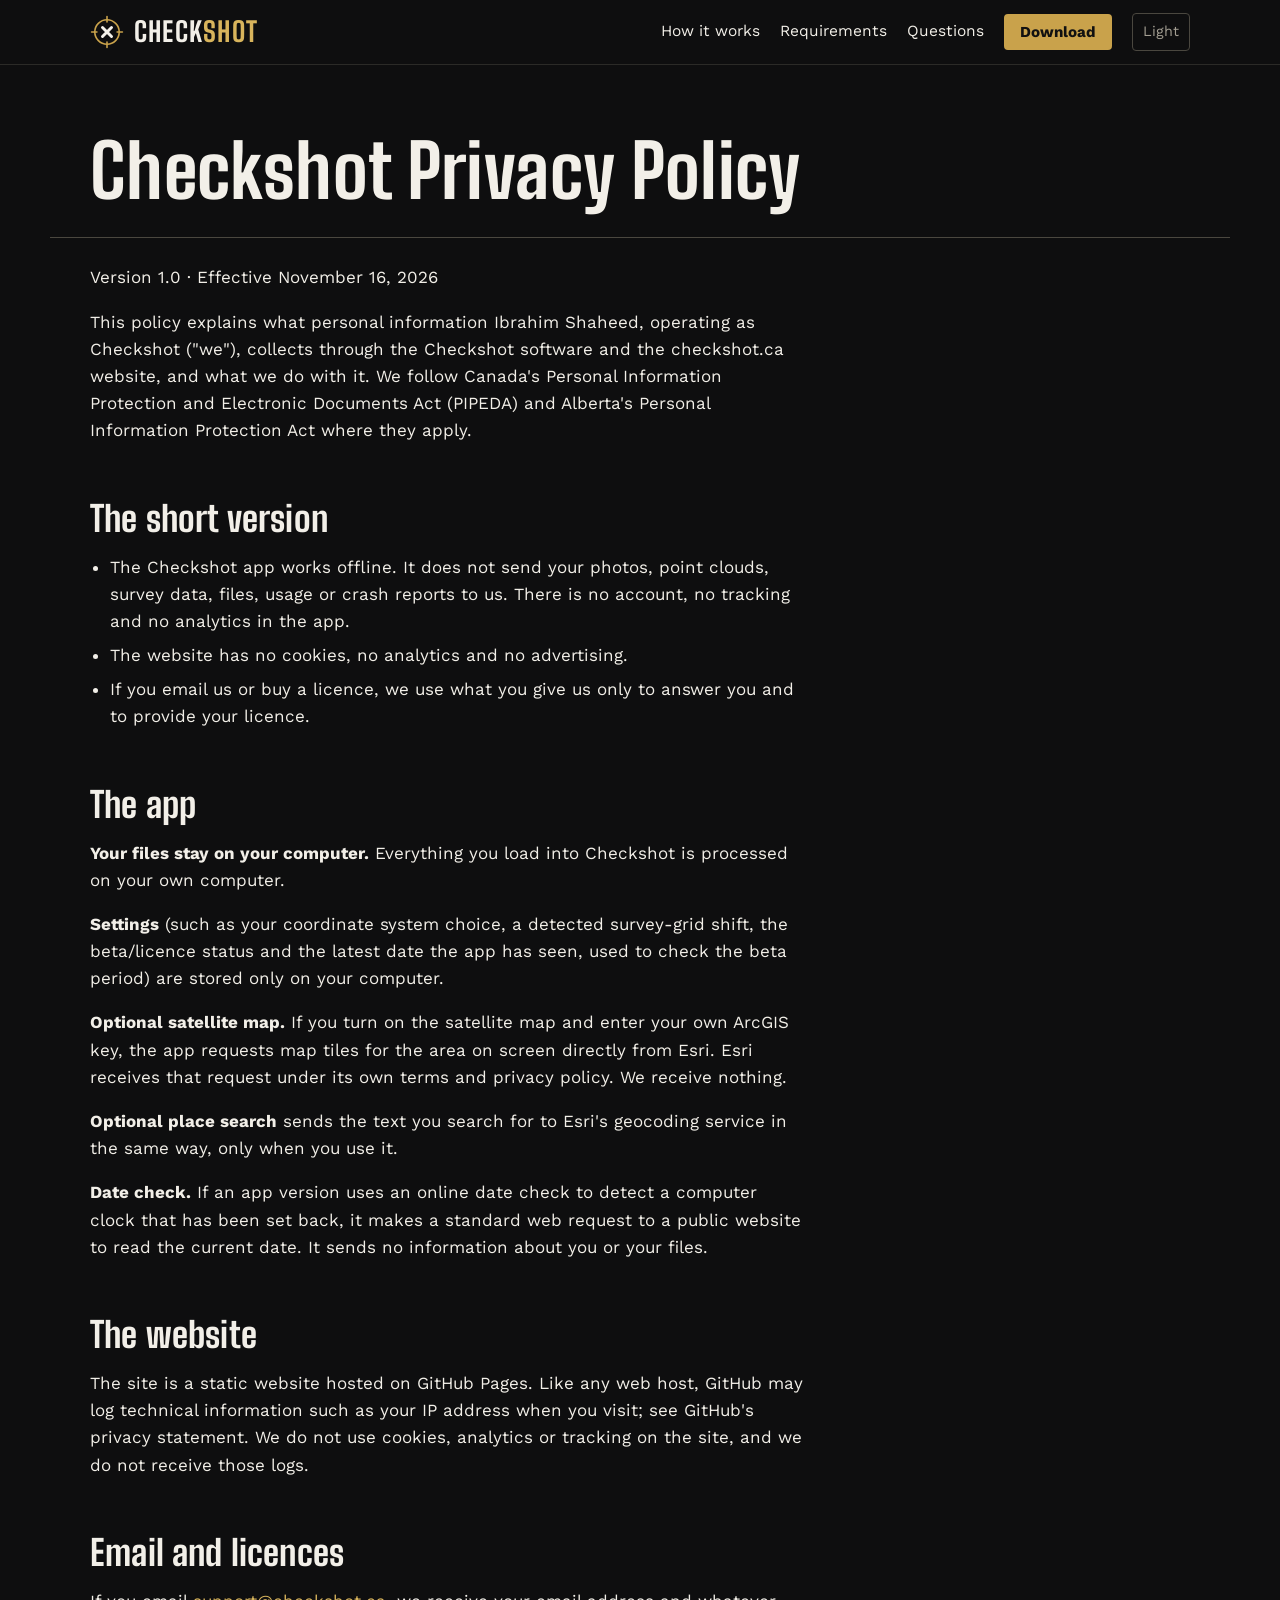
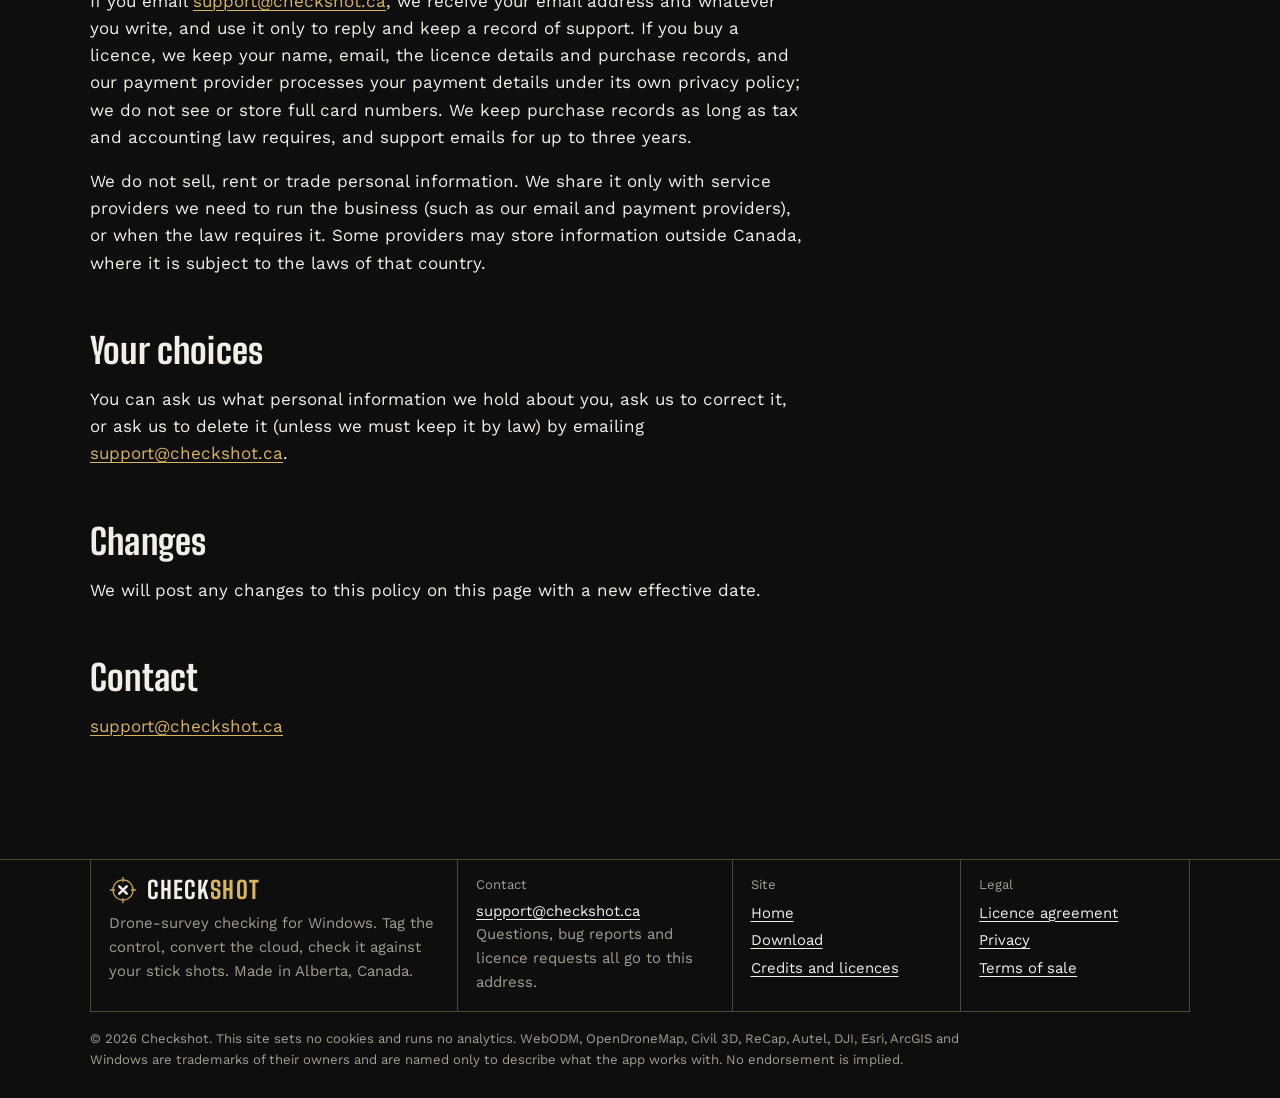
<file: legal/privacy.html>
<!doctype html>
<html lang="en-CA" data-theme="dark">
<head>
<meta charset="utf-8">
<meta name="viewport" content="width=device-width, initial-scale=1">
<title>Privacy Policy | Checkshot</title>
<meta name="description" content="What Checkshot collects: nothing from the app, no cookies or analytics on this site, and only what you send when you email or buy a licence.">
<link rel="canonical" href="https://checkshot.ca/legal/privacy.html">
<meta property="og:type" content="website">
<meta property="og:site_name" content="Checkshot">
<meta property="og:title" content="Privacy Policy | Checkshot">
<meta property="og:description" content="What Checkshot collects: nothing from the app, no cookies or analytics on this site, and only what you send when you email or buy a licence.">
<meta property="og:url" content="https://checkshot.ca/legal/privacy.html">
<meta property="og:image" content="https://checkshot.ca/assets/img/og.png">
<meta property="og:image:width" content="1200">
<meta property="og:image:height" content="630">
<meta property="og:image:alt" content="Checkshot: a point cloud of a graded site with check shots marked on it.">
<meta name="twitter:card" content="summary_large_image">
<meta name="theme-color" content="#0E0E0F">
<link rel="icon" href="../favicon.ico" sizes="32x32">
<link rel="icon" href="../assets/img/favicon.svg" type="image/svg+xml">
<link rel="apple-touch-icon" href="../assets/img/apple-touch-icon.png">
<link rel="manifest" href="../site.webmanifest">
<link rel="preload" href="../assets/fonts/big-shoulders-700.woff" as="font" type="font/woff" crossorigin>
<link rel="preload" href="../assets/fonts/work-sans-400.woff" as="font" type="font/woff" crossorigin>
<link rel="stylesheet" href="../assets/css/site.css">
<script>try{if(localStorage.getItem('cs-theme')==='light')document.documentElement.setAttribute('data-theme','light')}catch(e){}</script>
</head>
<body>
<a class="skip" href="#main">Skip to the content</a>
<header class="top">
  <div class="wrap">
    <a class="brand" href=".././" aria-label="Checkshot home"><svg viewBox="0 0 64 64" aria-hidden="true" focusable="false"><circle cx="32" cy="32" r="23" fill="none" stroke="var(--logo-ring)" stroke-width="3"/><path d="M32 3V13M32 51V61M3 32H13M51 32H61" stroke="var(--logo-ring)" stroke-width="3" stroke-linecap="round"/><path d="M23.5 23.5 40.5 40.5M40.5 23.5 23.5 40.5" stroke="var(--logo-x)" stroke-width="5.5" stroke-linecap="round"/></svg><span>CHECK<b>SHOT</b></span></a>
    <nav aria-label="Main">
      <a href=".././#reel" class="opt">How it works</a>
      <a href=".././#requirements" class="opt">Requirements</a>
      <a href=".././#faq" class="opt">Questions</a>
      <a href="../download/" class="btn small">Download</a>
      <button class="theme" type="button" id="theme-btn" aria-label="Switch to the light theme">Light</button>
    </nav>
  </div>
</header>
<main id="main">
<div class="page-head"><div class="wrap"><h1>Checkshot Privacy Policy</h1></div></div>
<div class="page-body"><div class="wrap">
<!-- The text below is generated from legal/src/privacy.md by tools/build.py. Edit the Markdown, not this page. -->
<div class="prose" id="legal-body">
<p>Version 1.0 · Effective November 16, 2026</p>
<p>This policy explains what personal information Ibrahim Shaheed, operating as Checkshot ("we"), collects through the Checkshot software and the checkshot.ca website, and what we do with it. We follow Canada's Personal Information Protection and Electronic Documents Act (PIPEDA) and Alberta's Personal Information Protection Act where they apply.</p>
<h2>The short version</h2>
<ul><li>The Checkshot app works offline. It does not send your photos, point clouds, survey data, files, usage or crash reports to us. There is no account, no tracking and no analytics in the app.</li><li>The website has no cookies, no analytics and no advertising.</li><li>If you email us or buy a licence, we use what you give us only to answer you and to provide your licence.</li></ul>
<h2>The app</h2>
<p><strong>Your files stay on your computer.</strong> Everything you load into Checkshot is processed on your own computer.</p>
<p><strong>Settings</strong> (such as your coordinate system choice, a detected survey-grid shift, the beta/licence status and the latest date the app has seen, used to check the beta period) are stored only on your computer.</p>
<p><strong>Optional satellite map.</strong> If you turn on the satellite map and enter your own ArcGIS key, the app requests map tiles for the area on screen directly from Esri. Esri receives that request under its own terms and privacy policy. We receive nothing.</p>
<p><strong>Optional place search</strong> sends the text you search for to Esri's geocoding service in the same way, only when you use it.</p>
<p><strong>Date check.</strong> If an app version uses an online date check to detect a computer clock that has been set back, it makes a standard web request to a public website to read the current date. It sends no information about you or your files.</p>
<h2>The website</h2>
<p>The site is a static website hosted on GitHub Pages. Like any web host, GitHub may log technical information such as your IP address when you visit; see GitHub's privacy statement. We do not use cookies, analytics or tracking on the site, and we do not receive those logs.</p>
<h2>Email and licences</h2>
<p>If you email <a href="mailto:support@checkshot.ca">support@checkshot.ca</a>, we receive your email address and whatever you write, and use it only to reply and keep a record of support. If you buy a licence, we keep your name, email, the licence details and purchase records, and our payment provider processes your payment details under its own privacy policy; we do not see or store full card numbers. We keep purchase records as long as tax and accounting law requires, and support emails for up to three years.</p>
<p>We do not sell, rent or trade personal information. We share it only with service providers we need to run the business (such as our email and payment providers), or when the law requires it. Some providers may store information outside Canada, where it is subject to the laws of that country.</p>
<h2>Your choices</h2>
<p>You can ask us what personal information we hold about you, ask us to correct it, or ask us to delete it (unless we must keep it by law) by emailing <a href="mailto:support@checkshot.ca">support@checkshot.ca</a>.</p>
<h2>Changes</h2>
<p>We will post any changes to this policy on this page with a new effective date.</p>
<h2>Contact</h2>
<p><a href="mailto:support@checkshot.ca">support@checkshot.ca</a></p>
</div>
</div></div>

</main>
<footer class="foot">
  <div class="wrap">
    <div class="tblock">
      <div>
        <a class="brand" href=".././" aria-label="Checkshot home"><svg viewBox="0 0 64 64" aria-hidden="true" focusable="false"><circle cx="32" cy="32" r="23" fill="none" stroke="var(--logo-ring)" stroke-width="3"/><path d="M32 3V13M32 51V61M3 32H13M51 32H61" stroke="var(--logo-ring)" stroke-width="3" stroke-linecap="round"/><path d="M23.5 23.5 40.5 40.5M40.5 23.5 23.5 40.5" stroke="var(--logo-x)" stroke-width="5.5" stroke-linecap="round"/></svg><span>CHECK<b>SHOT</b></span></a>
        <p>Drone-survey checking for Windows. Tag the control, convert the cloud, check it against your stick shots. Made in Alberta, Canada.</p>
      </div>
      <div>
        <h2>Contact</h2>
        <p><a href="mailto:support@checkshot.ca">support@checkshot.ca</a></p>
        <p>Questions, bug reports and licence requests all go to this address.</p>
      </div>
      <div>
        <h2>Site</h2>
        <ul>
          <li><a href=".././">Home</a></li>
          <li><a href="../download/">Download</a></li>
          <li><a href="../credits.html">Credits and licences</a></li>
        </ul>
      </div>
      <div>
        <h2>Legal</h2>
        <ul>
          <li><a href="../legal/eula.html">Licence agreement</a></li>
          <li><a href="../legal/privacy.html">Privacy</a></li>
          <li><a href="../legal/terms.html">Terms of sale</a></li>
        </ul>
      </div>
    </div>
    <p class="fine">&copy; 2026 Checkshot. This site sets no cookies and runs no analytics. WebODM, OpenDroneMap, Civil 3D, ReCap, Autel, DJI, Esri, ArcGIS and Windows are trademarks of their owners and are named only to describe what the app works with. No endorsement is implied.</p>
  </div>
</footer>
<script src="../assets/js/site.js"></script>
</body>
</html>
</file>
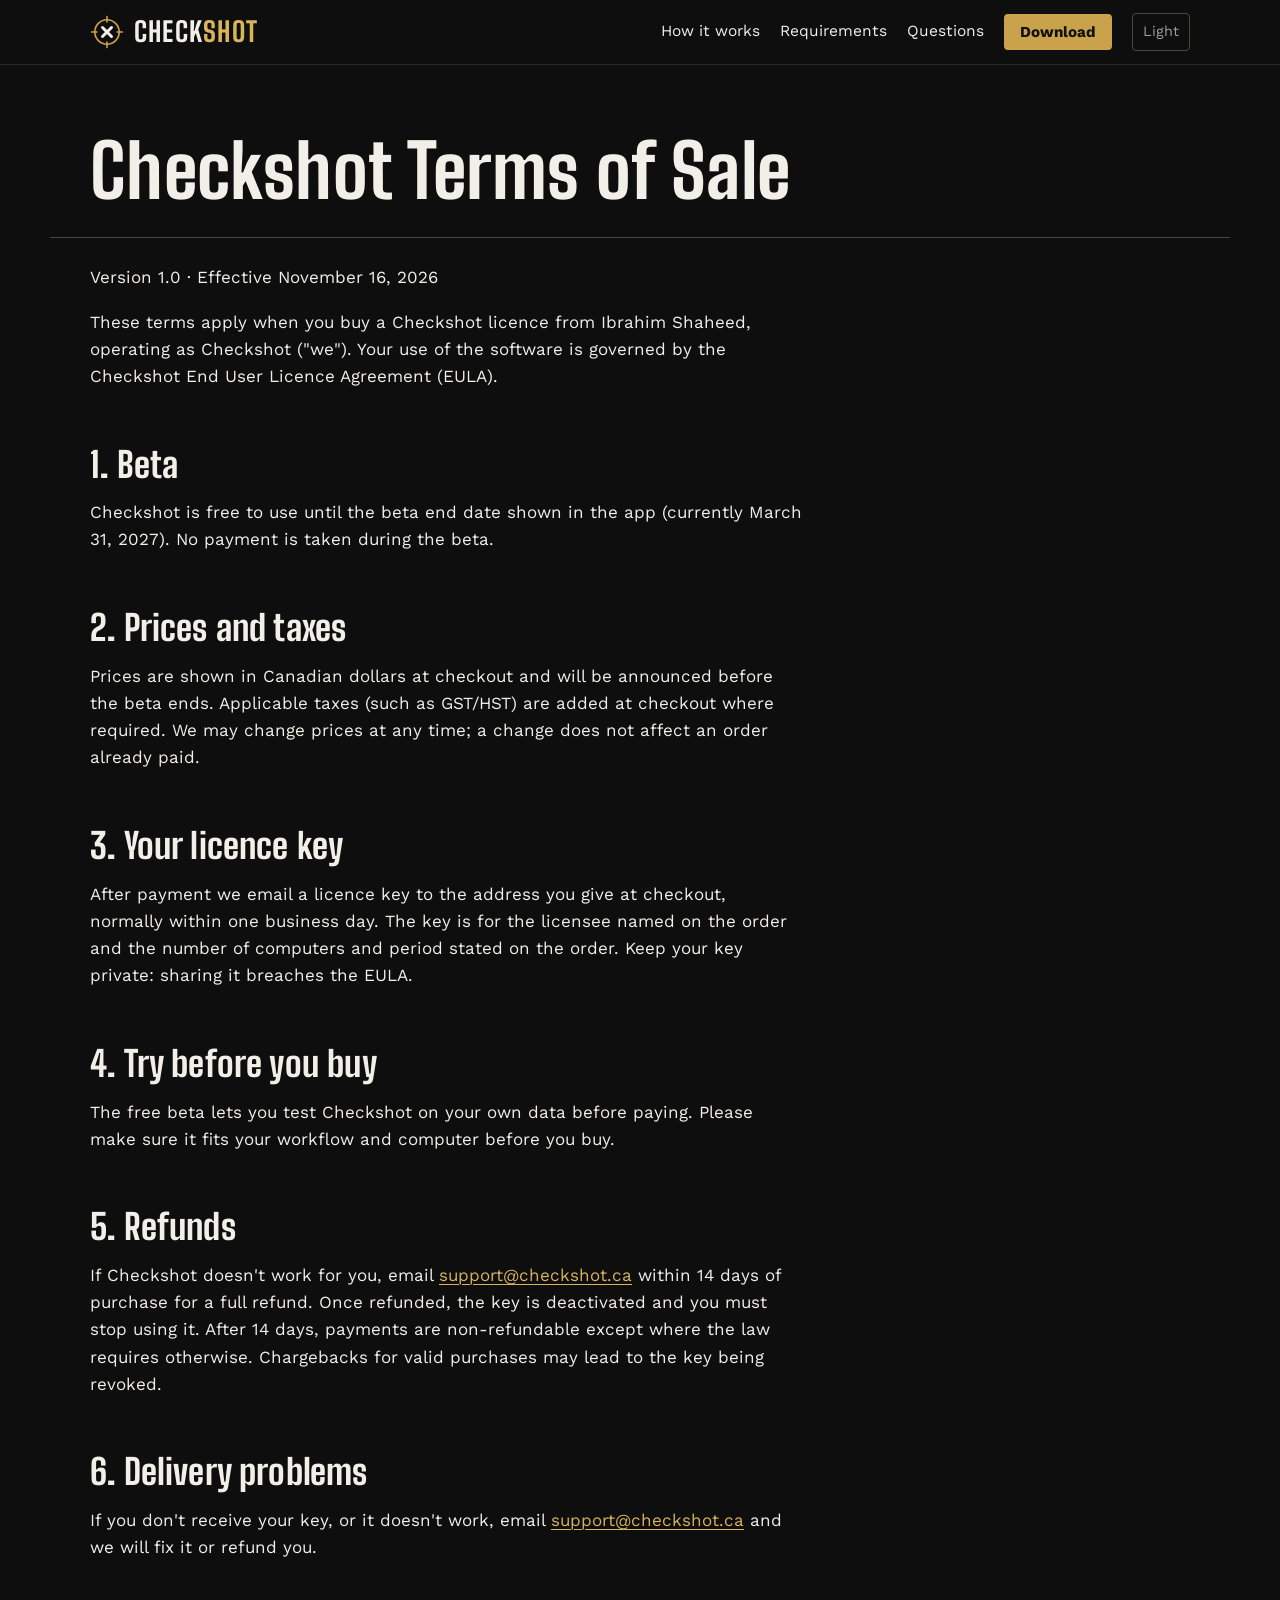
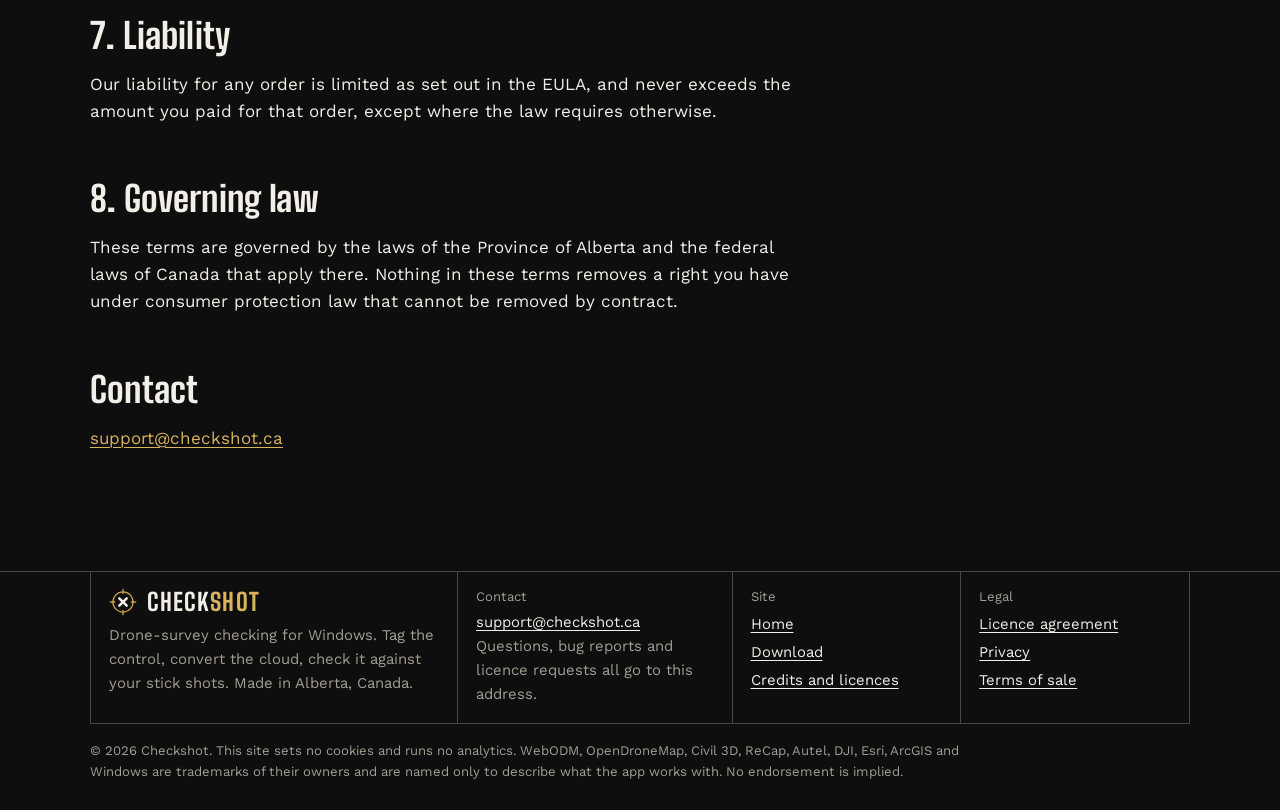
<file: legal/terms.html>
<!doctype html>
<html lang="en-CA" data-theme="dark">
<head>
<meta charset="utf-8">
<meta name="viewport" content="width=device-width, initial-scale=1">
<title>Terms of Sale | Checkshot</title>
<meta name="description" content="Terms of sale for Checkshot licences: prices and taxes, licence keys, refunds and delivery.">
<link rel="canonical" href="https://checkshot.ca/legal/terms.html">
<meta property="og:type" content="website">
<meta property="og:site_name" content="Checkshot">
<meta property="og:title" content="Terms of Sale | Checkshot">
<meta property="og:description" content="Terms of sale for Checkshot licences: prices and taxes, licence keys, refunds and delivery.">
<meta property="og:url" content="https://checkshot.ca/legal/terms.html">
<meta property="og:image" content="https://checkshot.ca/assets/img/og.png">
<meta property="og:image:width" content="1200">
<meta property="og:image:height" content="630">
<meta property="og:image:alt" content="Checkshot: a point cloud of a graded site with check shots marked on it.">
<meta name="twitter:card" content="summary_large_image">
<meta name="theme-color" content="#0E0E0F">
<link rel="icon" href="../favicon.ico" sizes="32x32">
<link rel="icon" href="../assets/img/favicon.svg" type="image/svg+xml">
<link rel="apple-touch-icon" href="../assets/img/apple-touch-icon.png">
<link rel="manifest" href="../site.webmanifest">
<link rel="preload" href="../assets/fonts/big-shoulders-700.woff" as="font" type="font/woff" crossorigin>
<link rel="preload" href="../assets/fonts/work-sans-400.woff" as="font" type="font/woff" crossorigin>
<link rel="stylesheet" href="../assets/css/site.css">
<script>try{if(localStorage.getItem('cs-theme')==='light')document.documentElement.setAttribute('data-theme','light')}catch(e){}</script>
</head>
<body>
<a class="skip" href="#main">Skip to the content</a>
<header class="top">
  <div class="wrap">
    <a class="brand" href=".././" aria-label="Checkshot home"><svg viewBox="0 0 64 64" aria-hidden="true" focusable="false"><circle cx="32" cy="32" r="23" fill="none" stroke="var(--logo-ring)" stroke-width="3"/><path d="M32 3V13M32 51V61M3 32H13M51 32H61" stroke="var(--logo-ring)" stroke-width="3" stroke-linecap="round"/><path d="M23.5 23.5 40.5 40.5M40.5 23.5 23.5 40.5" stroke="var(--logo-x)" stroke-width="5.5" stroke-linecap="round"/></svg><span>CHECK<b>SHOT</b></span></a>
    <nav aria-label="Main">
      <a href=".././#reel" class="opt">How it works</a>
      <a href=".././#requirements" class="opt">Requirements</a>
      <a href=".././#faq" class="opt">Questions</a>
      <a href="../download/" class="btn small">Download</a>
      <button class="theme" type="button" id="theme-btn" aria-label="Switch to the light theme">Light</button>
    </nav>
  </div>
</header>
<main id="main">
<div class="page-head"><div class="wrap"><h1>Checkshot Terms of Sale</h1></div></div>
<div class="page-body"><div class="wrap">
<!-- The text below is generated from legal/src/terms.md by tools/build.py. Edit the Markdown, not this page. -->
<div class="prose" id="legal-body">
<p>Version 1.0 · Effective November 16, 2026</p>
<p>These terms apply when you buy a Checkshot licence from Ibrahim Shaheed, operating as Checkshot ("we"). Your use of the software is governed by the Checkshot End User Licence Agreement (EULA).</p>
<h2>1. Beta</h2>
<p>Checkshot is free to use until the beta end date shown in the app (currently March 31, 2027). No payment is taken during the beta.</p>
<h2>2. Prices and taxes</h2>
<p>Prices are shown in Canadian dollars at checkout and will be announced before the beta ends. Applicable taxes (such as GST/HST) are added at checkout where required. We may change prices at any time; a change does not affect an order already paid.</p>
<h2>3. Your licence key</h2>
<p>After payment we email a licence key to the address you give at checkout, normally within one business day. The key is for the licensee named on the order and the number of computers and period stated on the order. Keep your key private: sharing it breaches the EULA.</p>
<h2>4. Try before you buy</h2>
<p>The free beta lets you test Checkshot on your own data before paying. Please make sure it fits your workflow and computer before you buy.</p>
<h2>5. Refunds</h2>
<p>If Checkshot doesn't work for you, email <a href="mailto:support@checkshot.ca">support@checkshot.ca</a> within 14 days of purchase for a full refund. Once refunded, the key is deactivated and you must stop using it. After 14 days, payments are non-refundable except where the law requires otherwise. Chargebacks for valid purchases may lead to the key being revoked.</p>
<h2>6. Delivery problems</h2>
<p>If you don't receive your key, or it doesn't work, email <a href="mailto:support@checkshot.ca">support@checkshot.ca</a> and we will fix it or refund you.</p>
<h2>7. Liability</h2>
<p>Our liability for any order is limited as set out in the EULA, and never exceeds the amount you paid for that order, except where the law requires otherwise.</p>
<h2>8. Governing law</h2>
<p>These terms are governed by the laws of the Province of Alberta and the federal laws of Canada that apply there. Nothing in these terms removes a right you have under consumer protection law that cannot be removed by contract.</p>
<h2>Contact</h2>
<p><a href="mailto:support@checkshot.ca">support@checkshot.ca</a></p>
</div>
</div></div>

</main>
<footer class="foot">
  <div class="wrap">
    <div class="tblock">
      <div>
        <a class="brand" href=".././" aria-label="Checkshot home"><svg viewBox="0 0 64 64" aria-hidden="true" focusable="false"><circle cx="32" cy="32" r="23" fill="none" stroke="var(--logo-ring)" stroke-width="3"/><path d="M32 3V13M32 51V61M3 32H13M51 32H61" stroke="var(--logo-ring)" stroke-width="3" stroke-linecap="round"/><path d="M23.5 23.5 40.5 40.5M40.5 23.5 23.5 40.5" stroke="var(--logo-x)" stroke-width="5.5" stroke-linecap="round"/></svg><span>CHECK<b>SHOT</b></span></a>
        <p>Drone-survey checking for Windows. Tag the control, convert the cloud, check it against your stick shots. Made in Alberta, Canada.</p>
      </div>
      <div>
        <h2>Contact</h2>
        <p><a href="mailto:support@checkshot.ca">support@checkshot.ca</a></p>
        <p>Questions, bug reports and licence requests all go to this address.</p>
      </div>
      <div>
        <h2>Site</h2>
        <ul>
          <li><a href=".././">Home</a></li>
          <li><a href="../download/">Download</a></li>
          <li><a href="../credits.html">Credits and licences</a></li>
        </ul>
      </div>
      <div>
        <h2>Legal</h2>
        <ul>
          <li><a href="../legal/eula.html">Licence agreement</a></li>
          <li><a href="../legal/privacy.html">Privacy</a></li>
          <li><a href="../legal/terms.html">Terms of sale</a></li>
        </ul>
      </div>
    </div>
    <p class="fine">&copy; 2026 Checkshot. This site sets no cookies and runs no analytics. WebODM, OpenDroneMap, Civil 3D, ReCap, Autel, DJI, Esri, ArcGIS and Windows are trademarks of their owners and are named only to describe what the app works with. No endorsement is implied.</p>
  </div>
</footer>
<script src="../assets/js/site.js"></script>
</body>
</html>
</file>
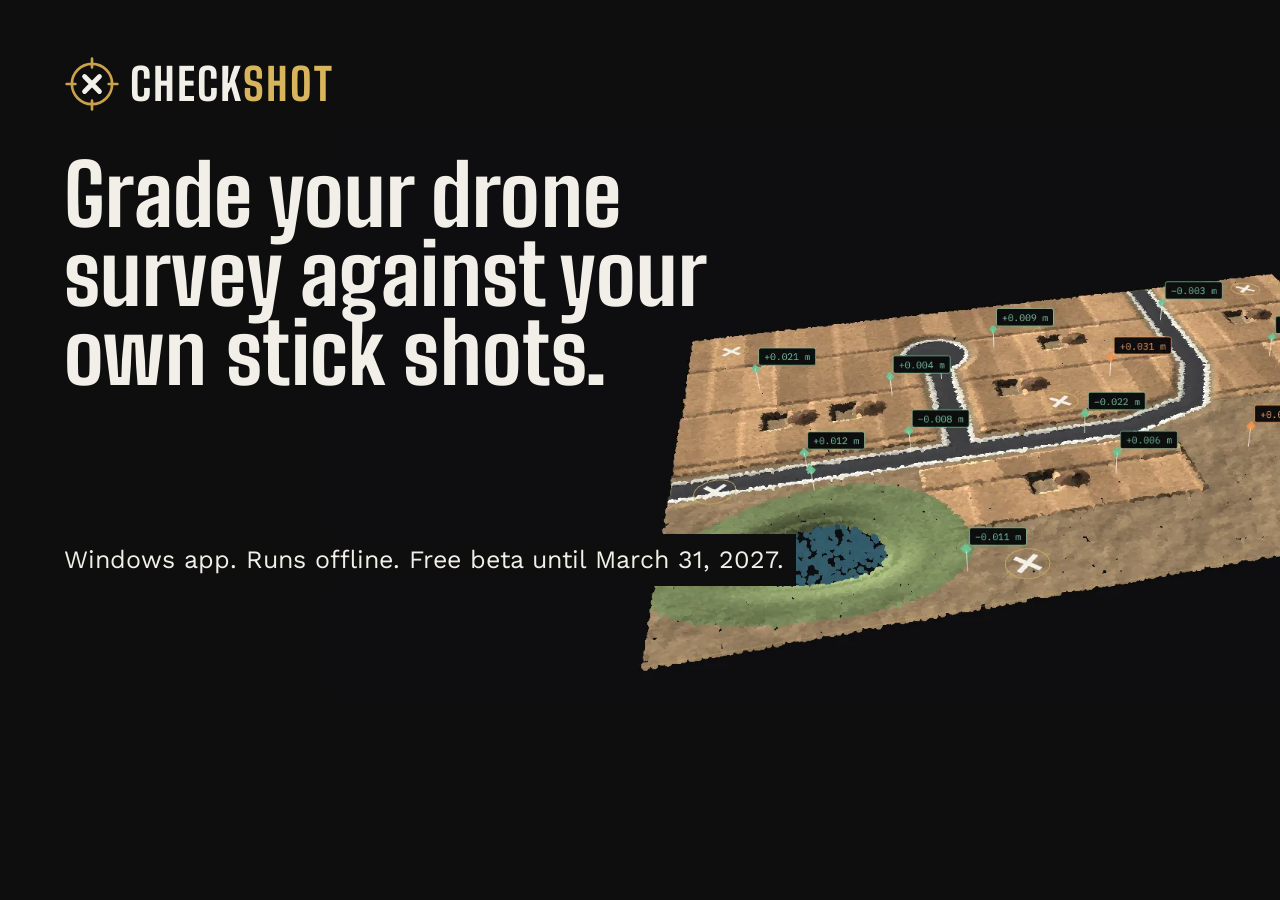
<file: tools/og.html>
<!doctype html>
<html lang="en-CA" data-theme="dark">
<head>
<meta charset="utf-8">
<meta name="robots" content="noindex">
<title>Checkshot social preview (source for assets/img/og.png)</title>
<link rel="stylesheet" href="../assets/css/site.css">
<style>
  body { width: 1200px; height: 630px; overflow: hidden; position: relative; }
  .bg { position: absolute; right: -330px; bottom: -70px; width: 1500px; height: auto; }
  .txt { position: absolute; left: 64px; top: 56px; width: 640px; }
  .brand { font-size: 44px; margin-bottom: 44px; }
  .brand svg { width: 56px; height: 56px; }
  h1 { font-size: 84px; line-height: 0.94; }
  p { position: absolute; left: 64px; bottom: 44px; margin: 0; font-size: 25px; color: var(--ink); background: var(--bg); padding: 6px 12px 6px 0; }
</style>
</head>
<body>
<img class="bg" src="../assets/img/hero-poster-dark.webp" alt="">
<div class="txt">
  <div class="brand"><svg viewBox="0 0 64 64" aria-hidden="true"><circle cx="32" cy="32" r="23" fill="none" stroke="var(--logo-ring)" stroke-width="3"/><path d="M32 3V13M32 51V61M3 32H13M51 32H61" stroke="var(--logo-ring)" stroke-width="3" stroke-linecap="round"/><path d="M23.5 23.5 40.5 40.5M40.5 23.5 23.5 40.5" stroke="var(--logo-x)" stroke-width="5.5" stroke-linecap="round"/></svg><span>CHECK<b>SHOT</b></span></div>
  <h1>Grade your drone survey against your own stick shots.</h1>
</div>
<p>Windows app. Runs offline. Free beta until March 31, 2027.</p>
</body>
</html>
</file>
<file: assets/css/site.css>
/* Checkshot site. Black and gold, as in the app. No gradients, no shadows. */
@font-face { font-family: "Big Shoulders"; src: url("../fonts/big-shoulders-700.woff") format("woff"); font-weight: 700; font-display: swap; }
@font-face { font-family: "Work Sans"; src: url("../fonts/work-sans-400.woff") format("woff"); font-weight: 400; font-display: swap; }
@font-face { font-family: "Work Sans"; src: url("../fonts/work-sans-400-italic.woff") format("woff"); font-weight: 400; font-style: italic; font-display: swap; }
@font-face { font-family: "Work Sans"; src: url("../fonts/work-sans-700.woff") format("woff"); font-weight: 700; font-display: swap; }
@font-face { font-family: "IBM Plex Mono"; src: url("../fonts/ibm-plex-mono-400.woff") format("woff"); font-weight: 400; font-display: swap; }

:root {
  --bg: #0E0E0F; --panel: #17171A; --ink: #F2EFE8; --muted: #A39E92; --line: #2B2A27; --line-strong: #4A473F;
  --gold: #C9A24B; --gold-text: #D8B45C; --on-gold: #111111; --logo-ring: #C9A24B; --logo-x: #F4F1EA;
  --ok: #6CC495; --near: #F0934A; --bad: #EE6A5B;
  --sv-bg: #0E0E0F; --sv-noise: #5C5647; --sv-gold: #D8B45C; --sv-target: #F4F1EA; --sv-rod: #F2EFE8;
  --display: "Big Shoulders", "Arial Narrow", "Roboto Condensed", Impact, sans-serif;
  --text: "Work Sans", system-ui, -apple-system, "Segoe UI", sans-serif;
  --mono: "IBM Plex Mono", ui-monospace, Consolas, monospace;
  --wrap: 1180px; --gutter: clamp(18px, 4vw, 40px);
  color-scheme: dark;
}
:root[data-theme="light"] {
  --bg: #F6F5F1; --panel: #FFFFFF; --ink: #111111; --muted: #5E5A50; --line: #DAD6CB; --line-strong: #A9A498;
  --gold: #C9A24B; --gold-text: #7A5C14; --logo-ring: #111111; --logo-x: #A8842F;
  --ok: #17693F; --near: #9A4E08; --bad: #AE2F25;
  --sv-bg: #F6F5F1; --sv-noise: #B9B3A3; --sv-gold: #A8842F; --sv-target: #FFFFFF; --sv-rod: #111111;
  color-scheme: light;
}

*, *::before, *::after { box-sizing: border-box; }
html { -webkit-text-size-adjust: 100%; scroll-padding-top: 84px; }
body { margin: 0; background: var(--bg); color: var(--ink); font: 400 1.0625rem/1.6 var(--text); overflow-wrap: break-word; }
img { max-width: 100%; height: auto; display: block; }
a { color: var(--gold-text); text-underline-offset: 0.18em; text-decoration-thickness: 1px; }
a:hover { text-decoration-thickness: 2px; }
:focus-visible { outline: 2px solid var(--gold); outline-offset: 3px; border-radius: 2px; }
h1, h2, h3 { font-family: var(--display); font-weight: 700; line-height: 1; margin: 0; letter-spacing: 0.005em; }
h1 { font-size: clamp(2.9rem, 7.4vw, 5.9rem); line-height: 0.93; }
h2 { font-size: clamp(2.1rem, 4.2vw, 3.3rem); }
h3 { font-size: clamp(1.55rem, 2.4vw, 2rem); line-height: 1.05; }
p { margin: 0 0 1em; }
.num, code, kbd { font-family: var(--mono); font-size: 0.92em; font-variant-numeric: tabular-nums; }
code { background: var(--panel); border: 1px solid var(--line); border-radius: 3px; padding: 0.05em 0.35em; }
.wrap { max-width: var(--wrap); margin: 0 auto; padding: 0 var(--gutter); }
.skip { position: absolute; left: -999px; top: 8px; background: var(--gold); color: var(--on-gold); padding: 8px 14px; z-index: 30; font-weight: 700; }
.skip:focus { left: 8px; }
.vh { position: absolute; width: 1px; height: 1px; overflow: hidden; clip-path: inset(50%); white-space: nowrap; }

/* header */
.top { position: sticky; top: 0; z-index: 20; background: var(--bg); border-bottom: 1px solid var(--line); }
.top .wrap { display: flex; align-items: center; gap: 10px 22px; min-height: 64px; flex-wrap: wrap; padding-top: 8px; padding-bottom: 8px; }
.brand { display: inline-flex; align-items: center; gap: 10px; text-decoration: none; color: var(--ink); font: 700 1.7rem/1 var(--display); letter-spacing: 0.045em; margin-right: auto; }
.brand svg { width: 34px; height: 34px; flex: none; }
.brand b { color: var(--gold-text); font-weight: 700; }
.top nav { display: flex; align-items: center; gap: 4px 20px; flex-wrap: wrap; }
.top nav a { color: var(--ink); text-decoration: none; font-size: 0.97rem; padding: 6px 0; border-bottom: 2px solid transparent; }
.top nav a:hover, .top nav a[aria-current="page"] { border-bottom-color: var(--gold); }
.theme { font: inherit; font-size: 0.9rem; color: var(--muted); background: none; border: 1px solid var(--line-strong); border-radius: 4px; padding: 6px 10px; cursor: pointer; min-height: 36px; }
.theme:hover { color: var(--ink); border-color: var(--gold); }

.btn { display: inline-block; font: 700 1.05rem/1.2 var(--text); text-decoration: none; padding: 14px 22px; border-radius: 4px; border: 2px solid var(--gold); background: var(--gold); color: var(--on-gold); cursor: pointer; }
.btn:hover { background: var(--gold-text); border-color: var(--gold-text); color: var(--bg); text-decoration: none; }
:root[data-theme="light"] .btn:hover { background: #111; border-color: #111; color: #fff; }
.btn.small { padding: 8px 14px; font-size: 0.95rem; }
.top nav a.btn { color: var(--on-gold); border: 2px solid var(--gold); padding: 7px 14px; }
.top nav a.btn:hover { border-color: var(--gold-text); color: var(--bg); }
:root[data-theme="light"] .top nav a.btn:hover { color: #fff; border-color: #111; }

/* hero */
.hero { padding: clamp(28px, 5vw, 56px) 0 0; }
.hero-head h1 { max-width: 13.5em; font-size: clamp(2.9rem, 6.6vw, 5.4rem); }
.hero-side { display: grid; grid-template-columns: minmax(0, 7fr) minmax(0, 5fr); gap: 16px clamp(24px, 5vw, 72px); align-items: end; margin-top: clamp(16px, 2.4vw, 28px); }
.hero-side p { max-width: 36em; margin: 0; }
.hero-cta { display: flex; flex-wrap: wrap; align-items: center; gap: 12px 22px; }
.hero-side .hero-note { color: var(--muted); font-size: 0.95rem; margin: 12px 0 0; }

/* survey illustration */
.survey { margin-top: clamp(22px, 3.5vw, 40px); border-top: 1px solid var(--line); border-bottom: 1px solid var(--line); background: var(--sv-bg); position: relative; }
.sv-stage { position: relative; height: clamp(410px, calc(100vh - 440px), 680px); overflow: hidden; }
.sv-stage canvas { position: absolute; inset: 0; width: 100%; height: 100%; display: block; opacity: 0; touch-action: pan-y; cursor: grab; }
.survey.is-dragging canvas { cursor: grabbing; }
.survey.is-live canvas { opacity: 1; }
.sv-poster { position: absolute; inset: 0; width: 100%; height: 100%; object-fit: cover; }
.sv-poster.light, :root[data-theme="light"] .sv-poster.dark { display: none; }
:root[data-theme="light"] .sv-poster.light { display: block; }
.survey.is-live .sv-poster { visibility: hidden; }
.sv-labels { position: absolute; inset: 0; pointer-events: none; }
.survey:not(.is-live) .sv-labels { display: none; }
.sv-label { position: absolute; left: 0; top: 0; pointer-events: auto; cursor: pointer; margin: -26px 0 0 4px; padding: 2px 7px; min-height: 24px;
  font: 400 0.8rem/1.4 var(--mono); font-variant-numeric: tabular-nums; white-space: nowrap; color: var(--ink); background: var(--bg); border: 1px solid currentColor; border-radius: 3px; }
.sv-label { z-index: 2; }
.sv-label.is-dot { z-index: 1; }
.sv-label[aria-pressed="true"] { z-index: 3; }
.sv-label i { display: none; }
.sv-label.is-ok { color: var(--ok); } .sv-label.is-near { color: var(--near); } .sv-label.is-bad, .sv-label.is-out { color: var(--bad); }
.sv-label.is-out span { text-decoration: line-through; }
.sv-label[aria-pressed="true"] { background: currentColor; }
.sv-label[aria-pressed="true"] span { color: var(--bg); }
.sv-label.is-dot { margin: -12px 0 0 -12px; width: 24px; height: 24px; padding: 0; border: 0; background: none; }
.sv-label.is-dot span { display: none; }
.sv-label.is-dot i { display: block; width: 8px; height: 8px; margin: 8px; border-radius: 50%; background: currentColor; }
.sv-start { position: absolute; left: var(--gutter); top: 18px; display: none; }
.survey.is-waiting .sv-start { display: inline-block; }
.sv-readout { position: absolute; left: max(var(--gutter), calc((100% - var(--wrap)) / 2 + var(--gutter))); bottom: 74px; width: min(340px, calc(100% - 2 * var(--gutter)));
  background: var(--panel); border: 1px solid var(--line-strong); border-radius: 4px; padding: 12px 14px 10px; font-size: 0.9rem; }
.sv-verdict { margin: 0 0 8px; padding-left: 10px; border-left: 3px solid var(--ok); line-height: 1.35; }
.sv-verdict.is-near { border-left-color: var(--near); } .sv-verdict.is-bad, .sv-verdict.is-out { border-left-color: var(--bad); }
.sv-readout dl { margin: 0; display: grid; grid-template-columns: 1fr 1fr; gap: 0 16px; }
.sv-readout dl div { display: flex; justify-content: space-between; gap: 8px; padding: 3px 0; border-top: 1px solid var(--line); }
.sv-readout dt { color: var(--muted); }
.sv-readout dd { margin: 0; font-family: var(--mono); font-variant-numeric: tabular-nums; font-size: 0.86rem; text-align: right; }
.sv-readout .sv-back { margin-top: 8px; font: inherit; font-size: 0.85rem; color: var(--gold-text); background: none; border: 0; padding: 4px 0; text-decoration: underline; cursor: pointer; }
.survey:not(.is-done):not(.is-static):not(.is-waiting).is-live .sv-readout { visibility: hidden; }
.sv-bar { display: grid; grid-template-columns: auto minmax(120px, 260px) minmax(0, 1fr); align-items: center; gap: 8px 18px; padding-top: 10px; padding-bottom: 10px; font-size: 0.92rem; }
.survey.is-static .sv-play, .survey.is-static .sv-scrub, .survey.is-waiting .sv-play, .survey.is-waiting .sv-scrub { display: none; }
.sv-play { font: inherit; font-weight: 700; color: var(--ink); background: none; border: 1px solid var(--line-strong); border-radius: 4px; padding: 6px 14px; min-width: 84px; min-height: 36px; cursor: pointer; }
.sv-play:hover { border-color: var(--gold); }
.sv-scrub { width: 100%; accent-color: var(--gold); min-height: 28px; margin: 0; }
.sv-status { margin: 0; color: var(--muted); min-width: 0; }
.sv-caption { color: var(--muted); font-size: 0.92rem; padding-top: 12px; display: flex; flex-wrap: wrap; gap: 6px 26px; align-items: baseline; }
.sv-caption p { margin: 0; }
.sv-key { display: flex; flex-wrap: wrap; gap: 4px 18px; list-style: none; margin: 0; padding: 0; }
.sv-key li::before { content: ""; display: inline-block; width: 9px; height: 9px; margin-right: 7px; transform: rotate(45deg); background: var(--k); }
.sv-key li.x::before { content: "\00D7"; transform: none; background: none; width: auto; height: auto; font-weight: 700; color: var(--ink); }
details.sv-data { color: var(--muted); font-size: 0.92rem; margin-top: 8px; }
details.sv-data summary { cursor: pointer; width: fit-content; padding: 4px 0; }
details.sv-data table { margin-top: 8px; }

/* sections */
.band { padding: clamp(56px, 8vw, 104px) 0 0; }
.band:last-of-type { padding-bottom: clamp(56px, 8vw, 104px); }
.band > .wrap { display: grid; grid-template-columns: minmax(0, 3fr) minmax(0, 9fr); gap: 20px clamp(24px, 4vw, 56px); border-top: 1px solid var(--line-strong); padding-top: 22px; }
.band > .wrap > * { min-width: 0; }
.band.tinted { background: var(--panel); margin-top: clamp(56px, 8vw, 104px); padding: 0 0 clamp(40px, 6vw, 64px); border-top: 1px solid var(--line-strong); border-bottom: 1px solid var(--line); }
.band.tinted > .wrap { border-top: 0; padding-top: clamp(36px, 5vw, 56px); }
.band.tinted + .band { padding-top: clamp(40px, 6vw, 64px); }
.band.tinted + .band > .wrap { border-top: 0; }
.band-title p { color: var(--muted); margin-top: 12px; font-size: 0.98rem; max-width: 22em; }
.prose { max-width: 42em; }
.prose h2 { margin: 1.6em 0 0.5em; font-size: clamp(1.7rem, 3vw, 2.2rem); }
.prose h3 { margin: 1.4em 0 0.4em; }
.prose ul, .prose ol { padding-left: 1.2em; margin: 0 0 1em; }
.prose li { margin-bottom: 0.4em; }
.prose ol.alpha { list-style: none; padding-left: 1.2em; }

/* workflow */
.step { padding: 0 0 clamp(40px, 6vw, 72px); }
.step + .step { border-top: 1px solid var(--line); padding-top: clamp(28px, 4vw, 44px); }
.step:last-child { padding-bottom: 0; }
.step h3 { display: flex; gap: 0.45em; align-items: baseline; margin-bottom: 0.5em; font-size: clamp(1.9rem, 3.2vw, 2.6rem); }
.step h3 .n { color: var(--gold-text); font-family: var(--display); }
.step > p { max-width: 40em; }
.step ul { list-style: none; margin: 18px 0 0; padding: 0; font-size: 0.98rem; columns: 2; column-gap: clamp(24px, 4vw, 48px); }
.step li { padding: 9px 0; border-top: 1px solid var(--line); break-inside: avoid; }
.step blockquote { max-width: 40em; }
.shot { margin: 22px 0 0; }
.shot a, .shot .frame { display: block; border: 1px solid var(--line-strong); border-radius: 4px; overflow: hidden; background: var(--panel); }
.shot img.light, :root[data-theme="light"] .shot img.dark { display: none; }
:root[data-theme="light"] .shot img.light { display: block; }
.shot figcaption { color: var(--muted); font-size: 0.88rem; margin-top: 8px; }
blockquote.app { margin: 14px 0 0; padding: 2px 0 2px 14px; border-left: 3px solid var(--gold); font-size: 1rem; }
blockquote.app footer { color: var(--muted); font-size: 0.88rem; margin-top: 4px; }

/* rules, requirements: term on the left, text on the right */
.rows { margin: 0; }
.rows > div { display: grid; grid-template-columns: minmax(0, 4fr) minmax(0, 8fr); gap: 4px 28px; padding: 16px 0; border-top: 1px solid var(--line); }
.rows > div:first-child { border-top: 0; padding-top: 0; }
.rows dt { font: 700 1.45rem/1.1 var(--display); letter-spacing: 0.01em; }
.rows.plain dt { font: 700 1rem/1.5 var(--text); }
.rows dd { margin: 0; max-width: 38em; }
.rows dd p:last-child { margin-bottom: 0; }

.beta { border: 1px solid var(--gold); border-radius: 4px; padding: clamp(18px, 3vw, 30px); max-width: 46em; }
.beta h3 { margin-bottom: 0.5em; }
.beta p:last-child { margin-bottom: 0; }

.faq details { border-top: 1px solid var(--line); max-width: 46em; }
.faq details:last-child { border-bottom: 1px solid var(--line); }
.faq summary { cursor: pointer; padding: 14px 28px 14px 0; font-weight: 700; list-style: none; position: relative; }
.faq summary::-webkit-details-marker { display: none; }
.faq summary::after { content: "+"; position: absolute; right: 4px; top: 12px; font: 400 1.3rem/1 var(--mono); color: var(--gold-text); }
.faq details[open] summary::after { content: "\2212"; }
.faq details > div { padding: 0 0 16px; max-width: 40em; }

table { border-collapse: collapse; width: 100%; font-size: 0.92rem; }
th, td { text-align: left; padding: 7px 14px 7px 0; border-top: 1px solid var(--line); vertical-align: top; }
th { font-weight: 700; color: var(--muted); border-top: 0; }
td.num, table.nums td { font-family: var(--mono); font-variant-numeric: tabular-nums; font-size: 0.86rem; }
.scroll-x { overflow-x: auto; }

/* inner pages */
.page-head { padding: clamp(32px, 6vw, 72px) 0 clamp(20px, 3vw, 32px); }
.page-head h1 { font-size: clamp(2.6rem, 6vw, 4.6rem); max-width: 14em; }
.page-head p { margin: 16px 0 0; max-width: 40em; color: var(--muted); }
.page-body { padding-bottom: clamp(56px, 8vw, 104px); }
.page-body > .wrap { border-top: 1px solid var(--line-strong); padding-top: 26px; }
.dl-grid { display: grid; grid-template-columns: minmax(0, 5fr) minmax(0, 7fr); gap: 28px clamp(24px, 5vw, 72px); }
.dl-box { border: 1px solid var(--gold); border-radius: 4px; padding: clamp(18px, 3vw, 28px); align-self: start; }
.dl-box h2 { font-size: 1.9rem; }
.dl-box .btn { display: block; text-align: center; margin: 14px 0; }
.dl-box p { font-size: 0.95rem; }
.dl-box p:last-child { margin-bottom: 0; }
ol.steps { padding-left: 1.3em; margin: 0 0 1.2em; }
ol.steps li { padding: 6px 0 6px 4px; }
ol.steps li::marker { font-family: var(--display); font-weight: 700; color: var(--gold-text); font-size: 1.2em; }
.credit-list { list-style: none; margin: 0 0 1.5em; padding: 0; }
.credit-list li { padding: 12px 0; border-top: 1px solid var(--line); }
.credit-list li:first-child { border-top: 0; }
.credit-list .lic { color: var(--muted); font-size: 0.92rem; display: block; }

/* footer: laid out like the title block on a drawing */
.foot { border-top: 1px solid var(--line-strong); font-size: 0.93rem; }
.foot .wrap { padding-top: 0; padding-bottom: 28px; }
.tblock { display: grid; grid-template-columns: minmax(0, 4fr) minmax(0, 3fr) minmax(0, 2.5fr) minmax(0, 2.5fr); border: 1px solid var(--line-strong); border-top: 0; }
.tblock > div { padding: 16px 18px; border-left: 1px solid var(--line-strong); min-width: 0; }
.tblock > div:first-child { border-left: 0; }
.tblock h2 { font: 400 0.82rem/1.3 var(--text); color: var(--muted); margin: 0 0 6px; letter-spacing: 0; }
.tblock ul { list-style: none; margin: 0; padding: 0; }
.tblock li { padding: 2px 0; }
.tblock a { color: var(--ink); }
.tblock .brand { font-size: 1.5rem; margin: 0 0 8px; }
.tblock .brand svg { width: 28px; height: 28px; }
.tblock p { margin: 0; color: var(--muted); }
.fine { color: var(--muted); font-size: 0.82rem; margin: 16px 0 0; max-width: 70em; }

@media (max-width: 860px) {
  .hero-side, .band > .wrap, .dl-grid { grid-template-columns: minmax(0, 1fr); }
  .tblock { grid-template-columns: 1fr 1fr; }
  .tblock > div:nth-child(odd) { border-left: 0; }
  .tblock > div:nth-child(n+3) { border-top: 1px solid var(--line-strong); }
  .rows > div { grid-template-columns: minmax(0, 1fr); }
  .sv-readout { position: static; width: auto; margin: 0 var(--gutter); border-width: 1px 0 0; border-radius: 0; background: none; padding: 12px 0 4px; }
  .survey:not(.is-done):not(.is-static):not(.is-waiting).is-live .sv-readout { visibility: visible; opacity: 0.35; }
  .sv-stage { height: clamp(300px, 46vh, 460px); }
  .sv-bar { grid-template-columns: auto minmax(0, 1fr); }
  .sv-status { grid-column: 1 / -1; }
}
@media (max-width: 560px) {
  .step ul { columns: 1; }
  .top nav .opt { display: none; }
  .brand { font-size: 1.45rem; } .brand svg { width: 28px; height: 28px; }
  .tblock { grid-template-columns: 1fr; }
  .tblock > div { border-left: 0; }
  .tblock > div:nth-child(n+2) { border-top: 1px solid var(--line-strong); }
  .sv-label { font-size: 0.74rem; padding: 1px 5px; }
}
@media (prefers-reduced-motion: no-preference) {
  .sv-stage canvas { transition: opacity 0.5s; }
}
@media print { .top, .survey, .theme { display: none; } body { background: #fff; color: #000; } }
</file>
<file: assets/css/reel.css>
/* Three-feature carousel (Tag, Check, Convert). Pairs with assets/js/reel.js. */
.reel { margin: clamp(28px, 5vw, 56px) auto 0; border: 1px solid var(--line); background: var(--panel); }
.rl-tabs { display: grid; grid-template-columns: repeat(3, 1fr); border-bottom: 1px solid var(--line); }
.rl-tab { position: relative; font: 700 1.45rem/1 var(--display); letter-spacing: 0.03em; color: var(--muted); background: none; border: 0; border-right: 1px solid var(--line); padding: 16px 18px 18px; text-align: left; cursor: pointer; min-height: 44px; }
.rl-tab:last-child { border-right: 0; }
.rl-tab .n { display: block; font: 400 0.78rem/1 var(--mono); color: var(--gold-text); margin-bottom: 7px; letter-spacing: 0.04em; }
.rl-tab small { display: block; font: 400 0.86rem/1.35 var(--text); color: var(--muted); margin-top: 7px; letter-spacing: 0; }
.rl-tab:hover, .rl-tab[aria-pressed="true"] { color: var(--ink); }
.rl-tab::after { content: ""; position: absolute; left: 0; bottom: -1px; height: 2px; width: calc(var(--p, 0) * 100%); background: var(--gold); }
.rl-body { display: grid; grid-template-columns: minmax(0, 1fr) 320px; }
.rl-stage { position: relative; background: var(--sv-bg); }
.rl-stage::before { content: ""; display: block; padding-top: 56.25%; }
.rl-stage canvas { position: absolute; inset: 0; width: 100%; height: 100%; display: block; }
.rl-hud { border-left: 1px solid var(--line); padding: 20px 20px 16px; display: flex; flex-direction: column; font-size: 0.95rem; }
.rl-hud-body { flex: 1; }
.rl-k { font: 700 1.5rem/1 var(--display); letter-spacing: 0.03em; margin: 0 0 8px; }
.rl-desc { color: var(--ink); margin: 0 0 14px; line-height: 1.45; }
.rl-status { font: 400 0.88rem/1.3 var(--mono); color: var(--gold-text); margin: 0 0 10px; min-height: 1.3em; }
.rl-hud dl { margin: 0 0 12px; }
.rl-row { display: flex; justify-content: space-between; gap: 12px; padding: 5px 0; border-top: 1px solid var(--line); }
.rl-row dt { color: var(--muted); font-size: 0.86rem; }
.rl-row dd { margin: 0; text-align: right; font-size: 0.84rem; white-space: nowrap; }
.rl-row.hi dd { color: var(--gold-text); }
.rl-row.bad dd { color: var(--bad); }
.rl-note { color: var(--muted); font-size: 0.8rem; line-height: 1.4; margin: 0; }
.rl-pause { align-self: flex-start; margin-top: 12px; font: inherit; font-size: 0.85rem; color: var(--muted); background: none; border: 1px solid var(--line-strong); border-radius: 4px; padding: 6px 12px; min-height: 36px; cursor: pointer; }
.rl-pause:hover { color: var(--ink); border-color: var(--gold); }
@media (max-width: 860px) {
  .rl-body { grid-template-columns: 1fr; }
  .rl-hud { border-left: 0; border-top: 1px solid var(--line); }
  .rl-stage::before { padding-top: 75%; }
  .rl-tab { font-size: 1.15rem; padding: 12px; }
  .rl-tab small { display: none; }
}

/* "What's in each tool": real screenshots with short lists, under the carousel */
.tools-sec { padding-top: clamp(40px, 6vw, 72px); padding-bottom: clamp(24px, 4vw, 48px); }
.tools-lead { color: var(--muted); margin: 10px 0 24px; }
.tools { display: grid; grid-template-columns: repeat(3, minmax(0, 1fr)); gap: 28px; }
.tool-shot { border: 1px solid var(--line); background: var(--panel); margin-bottom: 14px; }
.tool-shot img { width: 100%; }
:root[data-theme="light"] .tool-shot img.dark, :root:not([data-theme="light"]) .tool-shot img.light { display: none; }
.tool h3 { margin-bottom: 10px; }
.tool ul { margin: 0; padding-left: 1.1em; font-size: 0.95rem; color: var(--ink); }
.tool li { margin-bottom: 6px; }
@media (max-width: 900px) { .tools { grid-template-columns: 1fr; gap: 36px; } }
.reel-cta { display: flex; flex-wrap: wrap; align-items: center; gap: 12px 20px; margin-top: 24px; }
.reel-cta span { color: var(--muted); font-size: 0.95rem; }

/* Hero text over the 3D illustration, so the illustration is the first thing on screen */
.hero:has(.hero-over) { padding-top: 0; }
.survey:has(.hero-over) { margin-top: 0; border-top: 0; }
.survey:has(.hero-over) .sv-stage { height: clamp(560px, calc(100vh - 120px), 820px); }
.hero-over { position: absolute; z-index: 3; left: max(var(--gutter), calc((100% - var(--wrap)) / 2 + var(--gutter))); top: clamp(18px, 3vw, 36px);
  width: min(390px, calc(100% - 2 * var(--gutter))); background: rgba(14, 14, 15, 0.8); border: 1px solid var(--line); padding: 18px 20px 16px; }
:root[data-theme="light"] .hero-over { background: rgba(246, 245, 241, 0.88); }
.hero-over h1 { font-size: clamp(1.8rem, 2.7vw, 2.45rem); line-height: 0.95; margin: 0 0 12px; max-width: none; }
.hero-over p { margin: 0 0 14px; font-size: 0.92rem; line-height: 1.5; }
.hero-over .hero-cta { display: flex; flex-wrap: wrap; align-items: center; gap: 10px 20px; }
.hero-over .hero-note { color: var(--muted); font-size: 0.82rem; margin: 10px 0 0; }
.hero-over .btn { padding: 11px 18px; font-size: 1rem; }
.survey:has(.hero-over) .sv-start { left: auto; right: var(--gutter); }
.survey:has(.hero-over) .sv-readout { left: auto; right: max(var(--gutter), calc((100% - var(--wrap)) / 2 + var(--gutter))); }
@media (max-width: 760px) {
  .hero-over { position: static; width: auto; background: none; border: 0; border-bottom: 1px solid var(--line); padding: 22px var(--gutter) 18px; }
  .survey:has(.hero-over) .sv-stage { height: clamp(300px, 46vh, 460px); }
}
.reel.rl-static .rl-stage, .reel.rl-static .rl-tabs { display: none; }
.reel.rl-static .rl-body { grid-template-columns: 1fr; }
.reel.rl-static .rl-hud { border-left: 0; }
</file>
